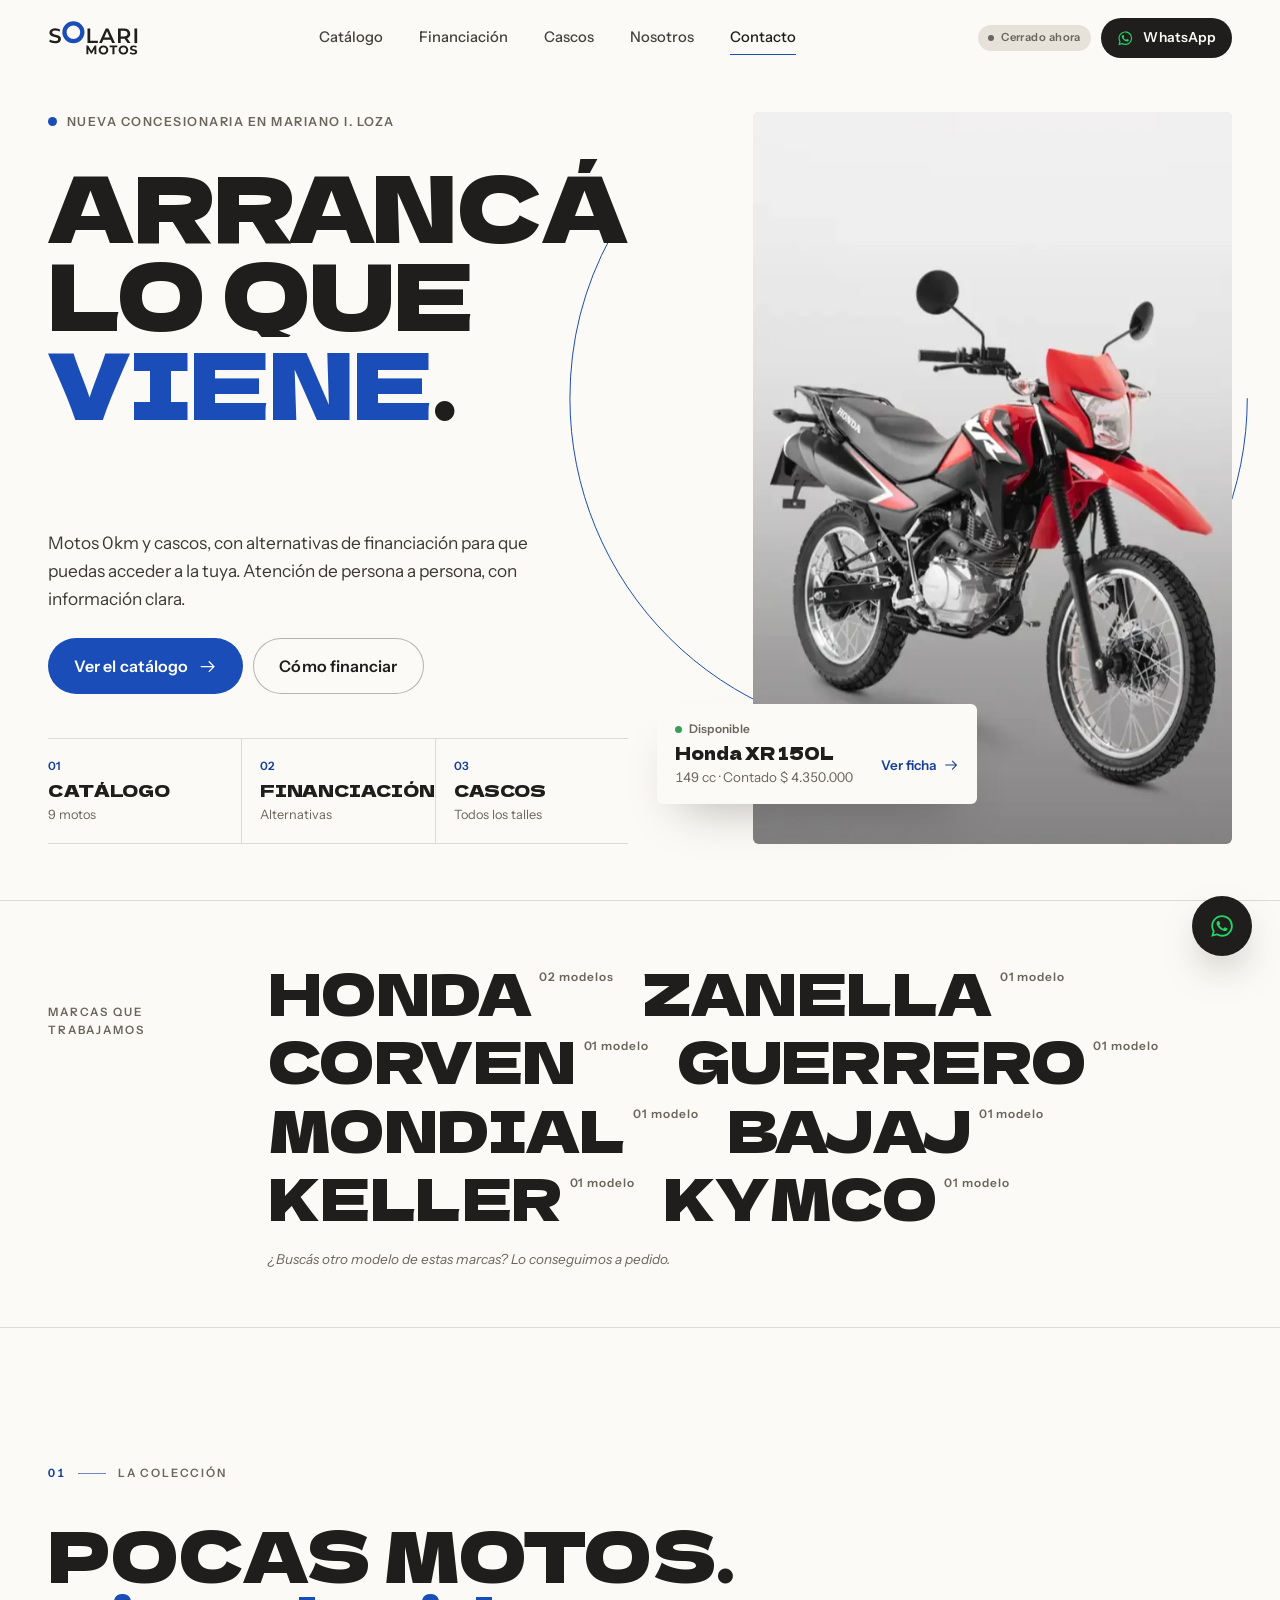
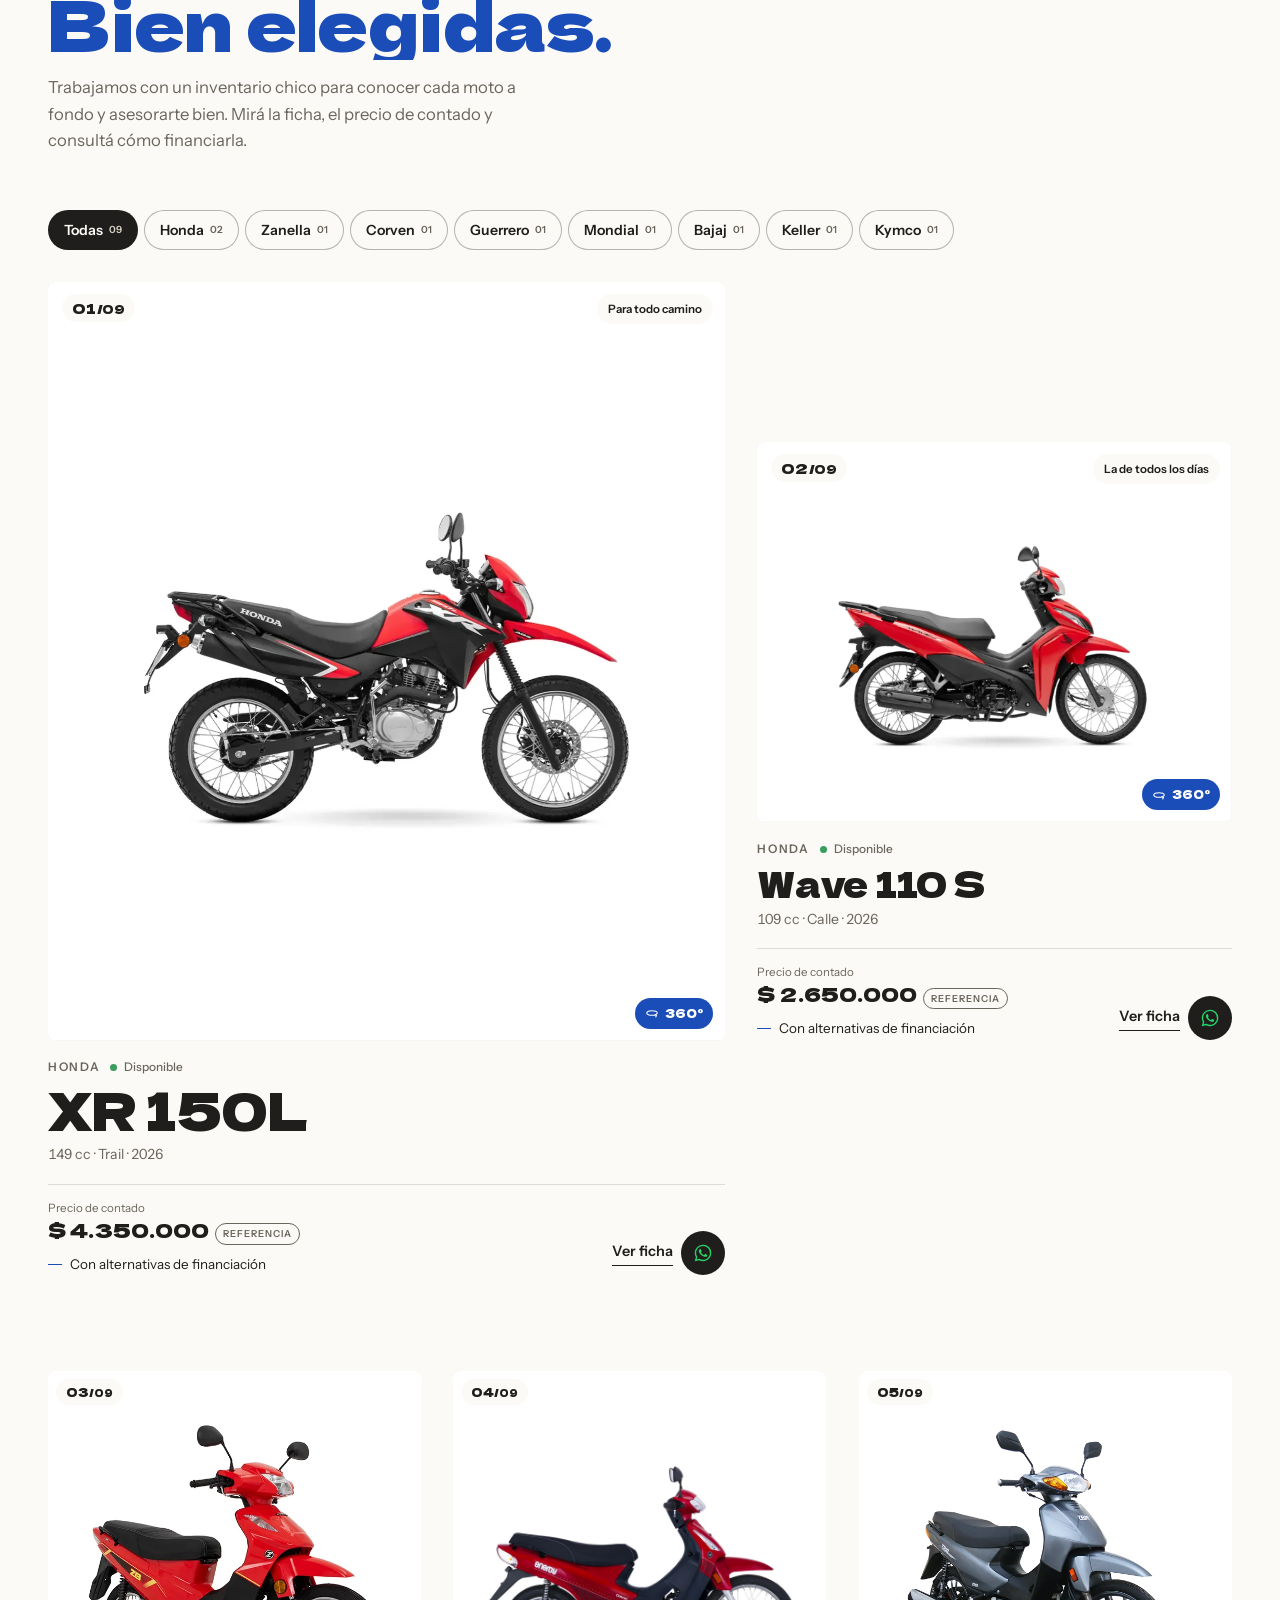
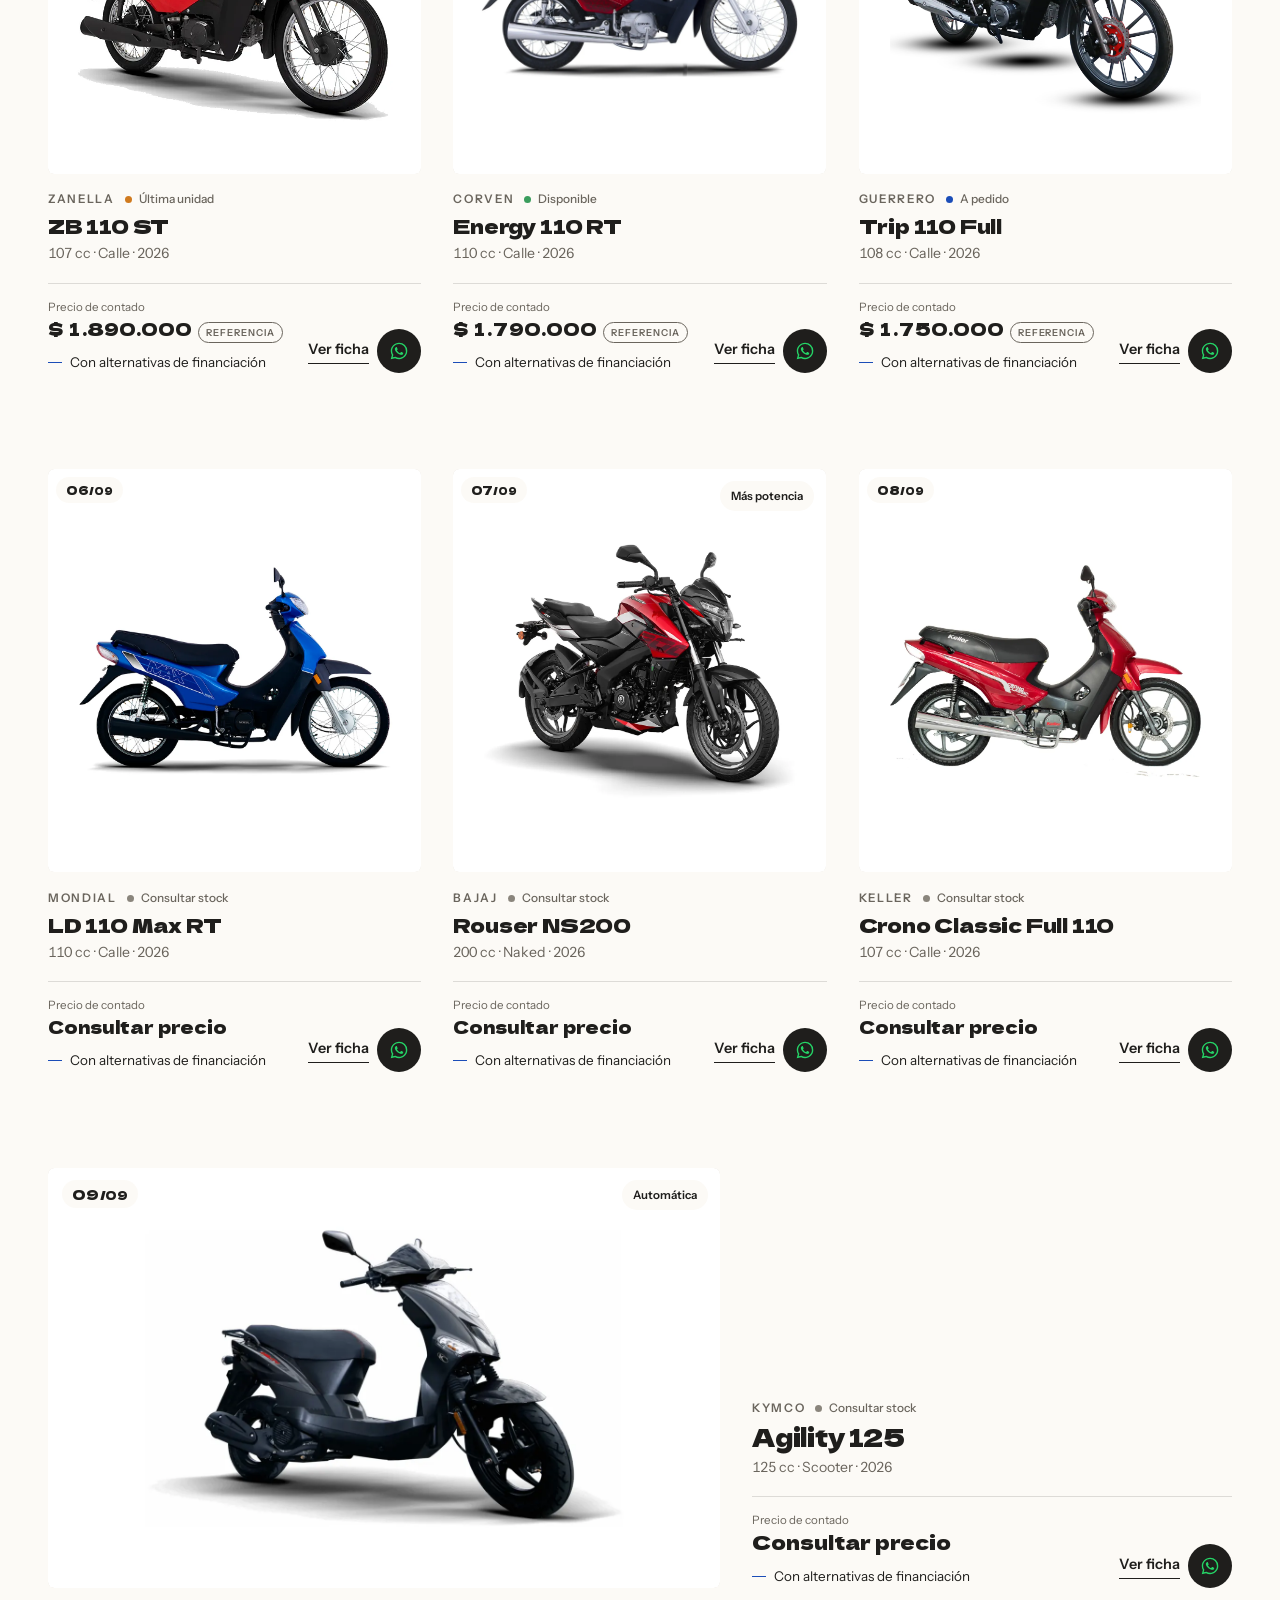
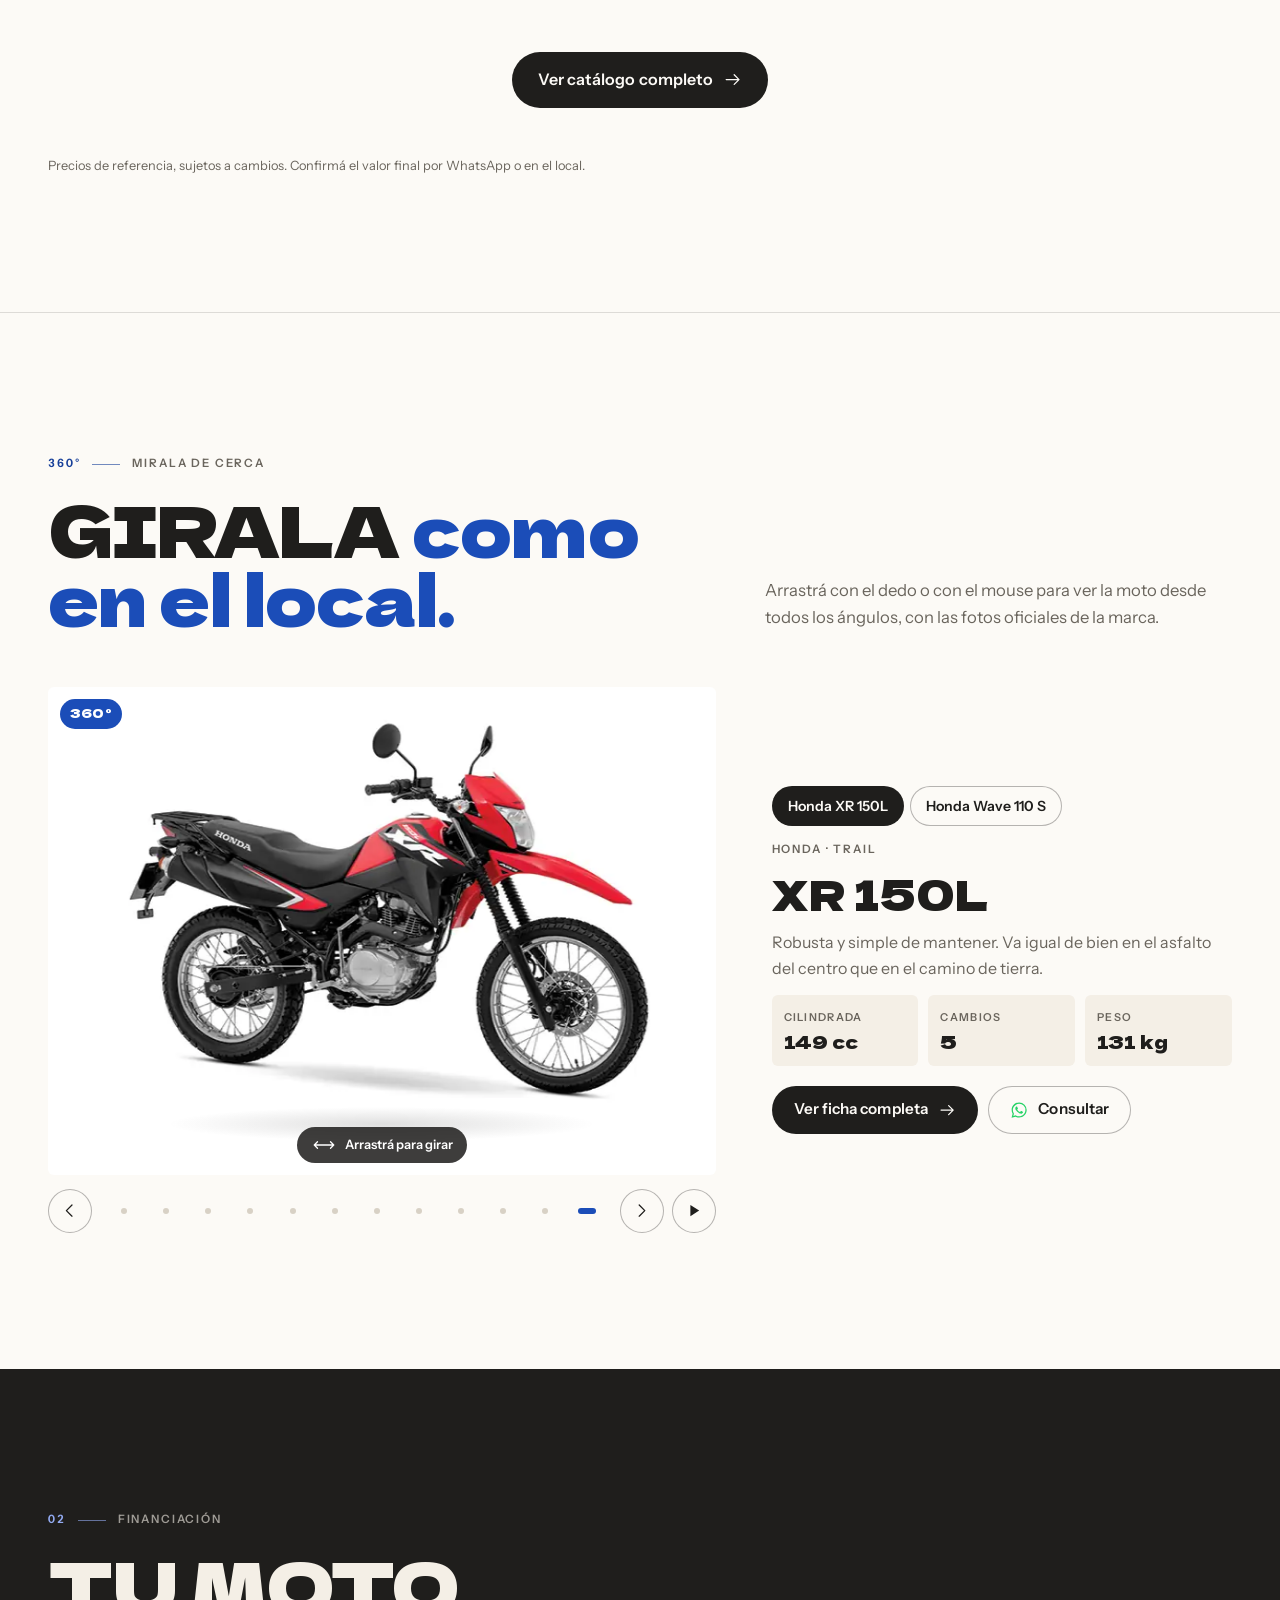
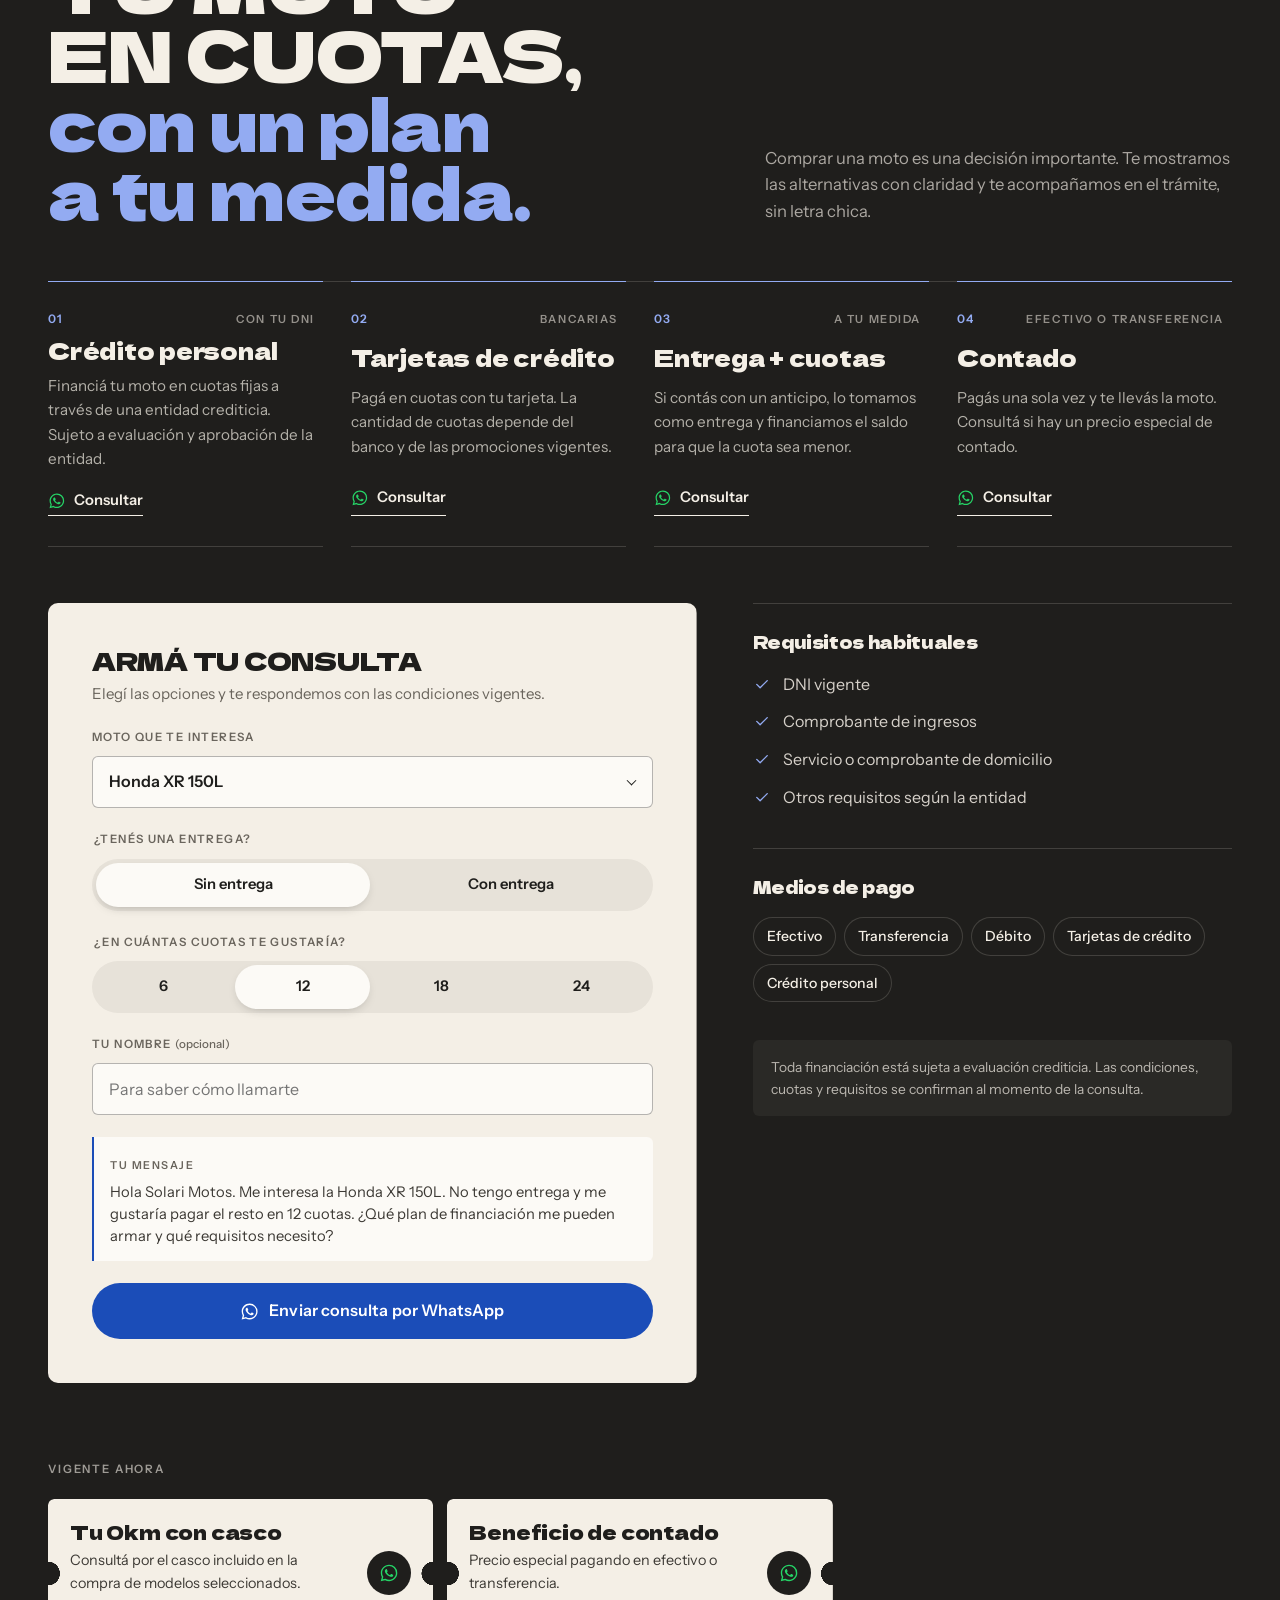
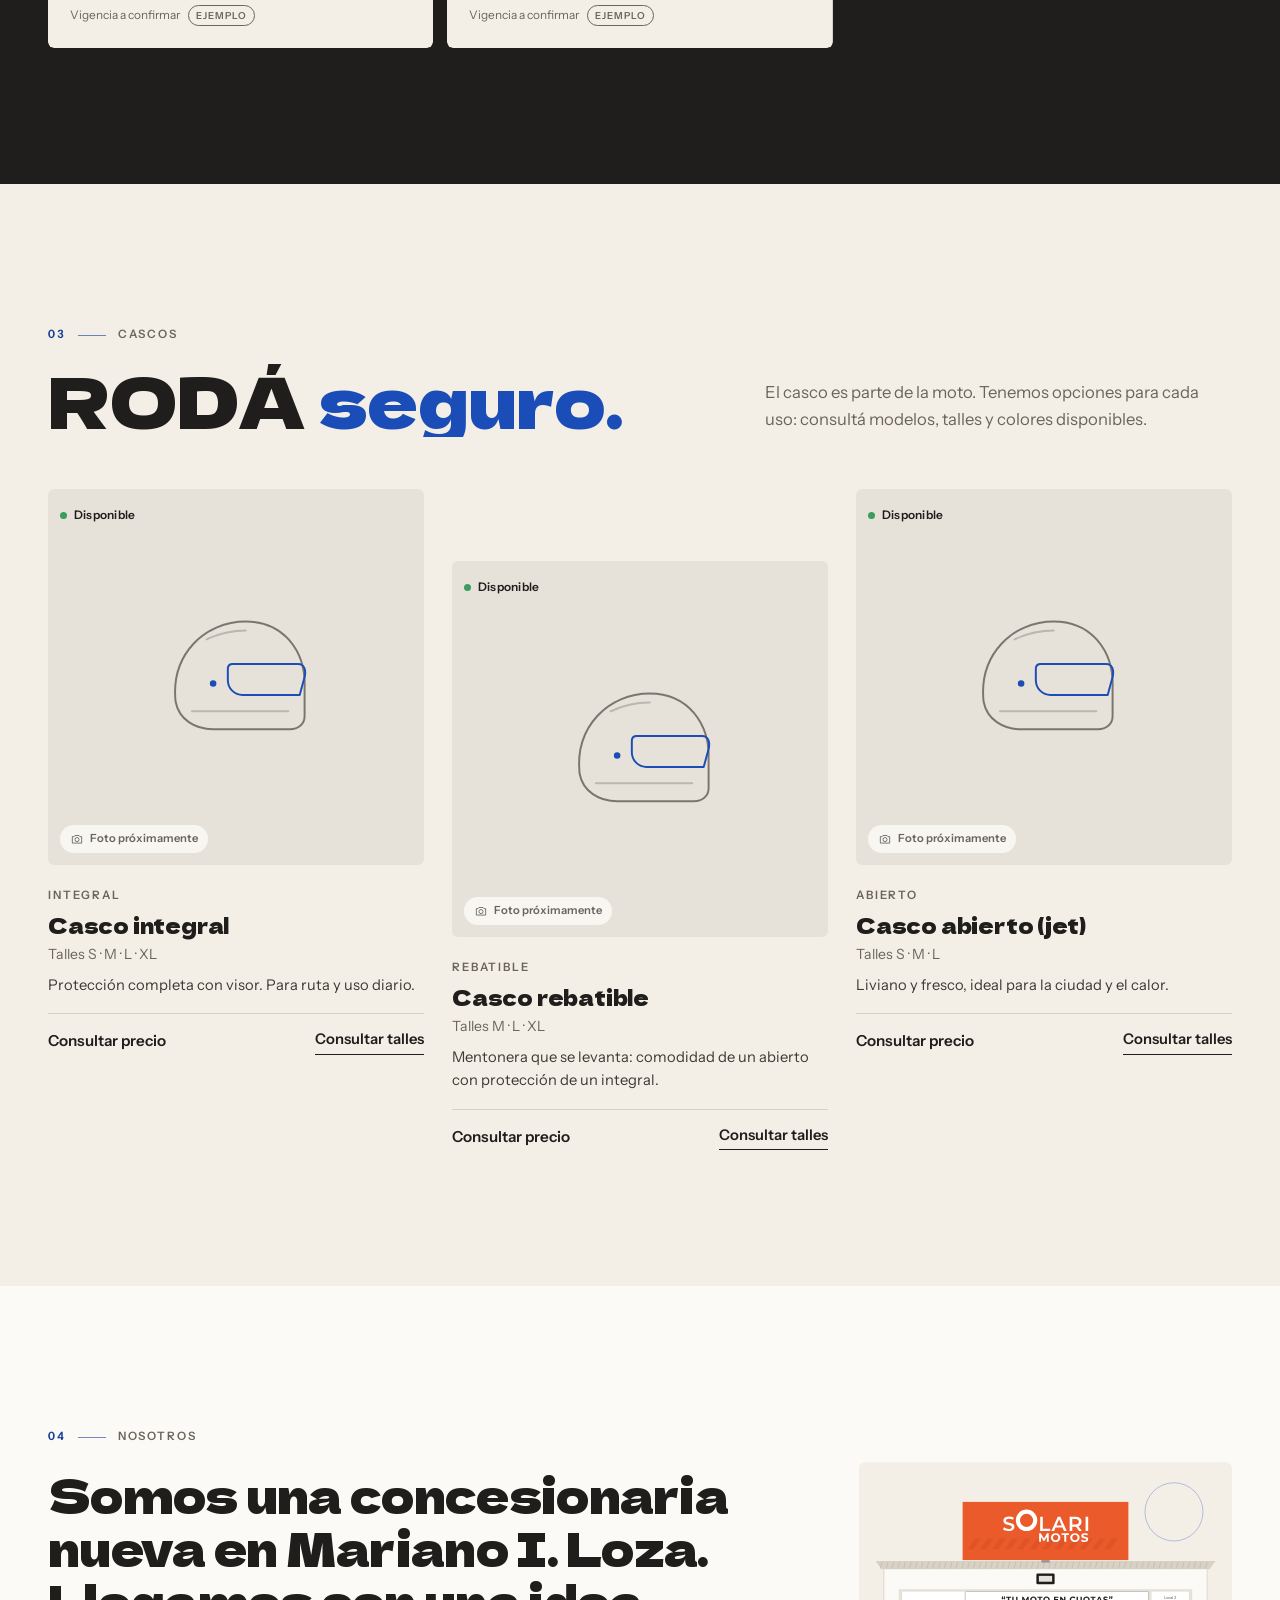
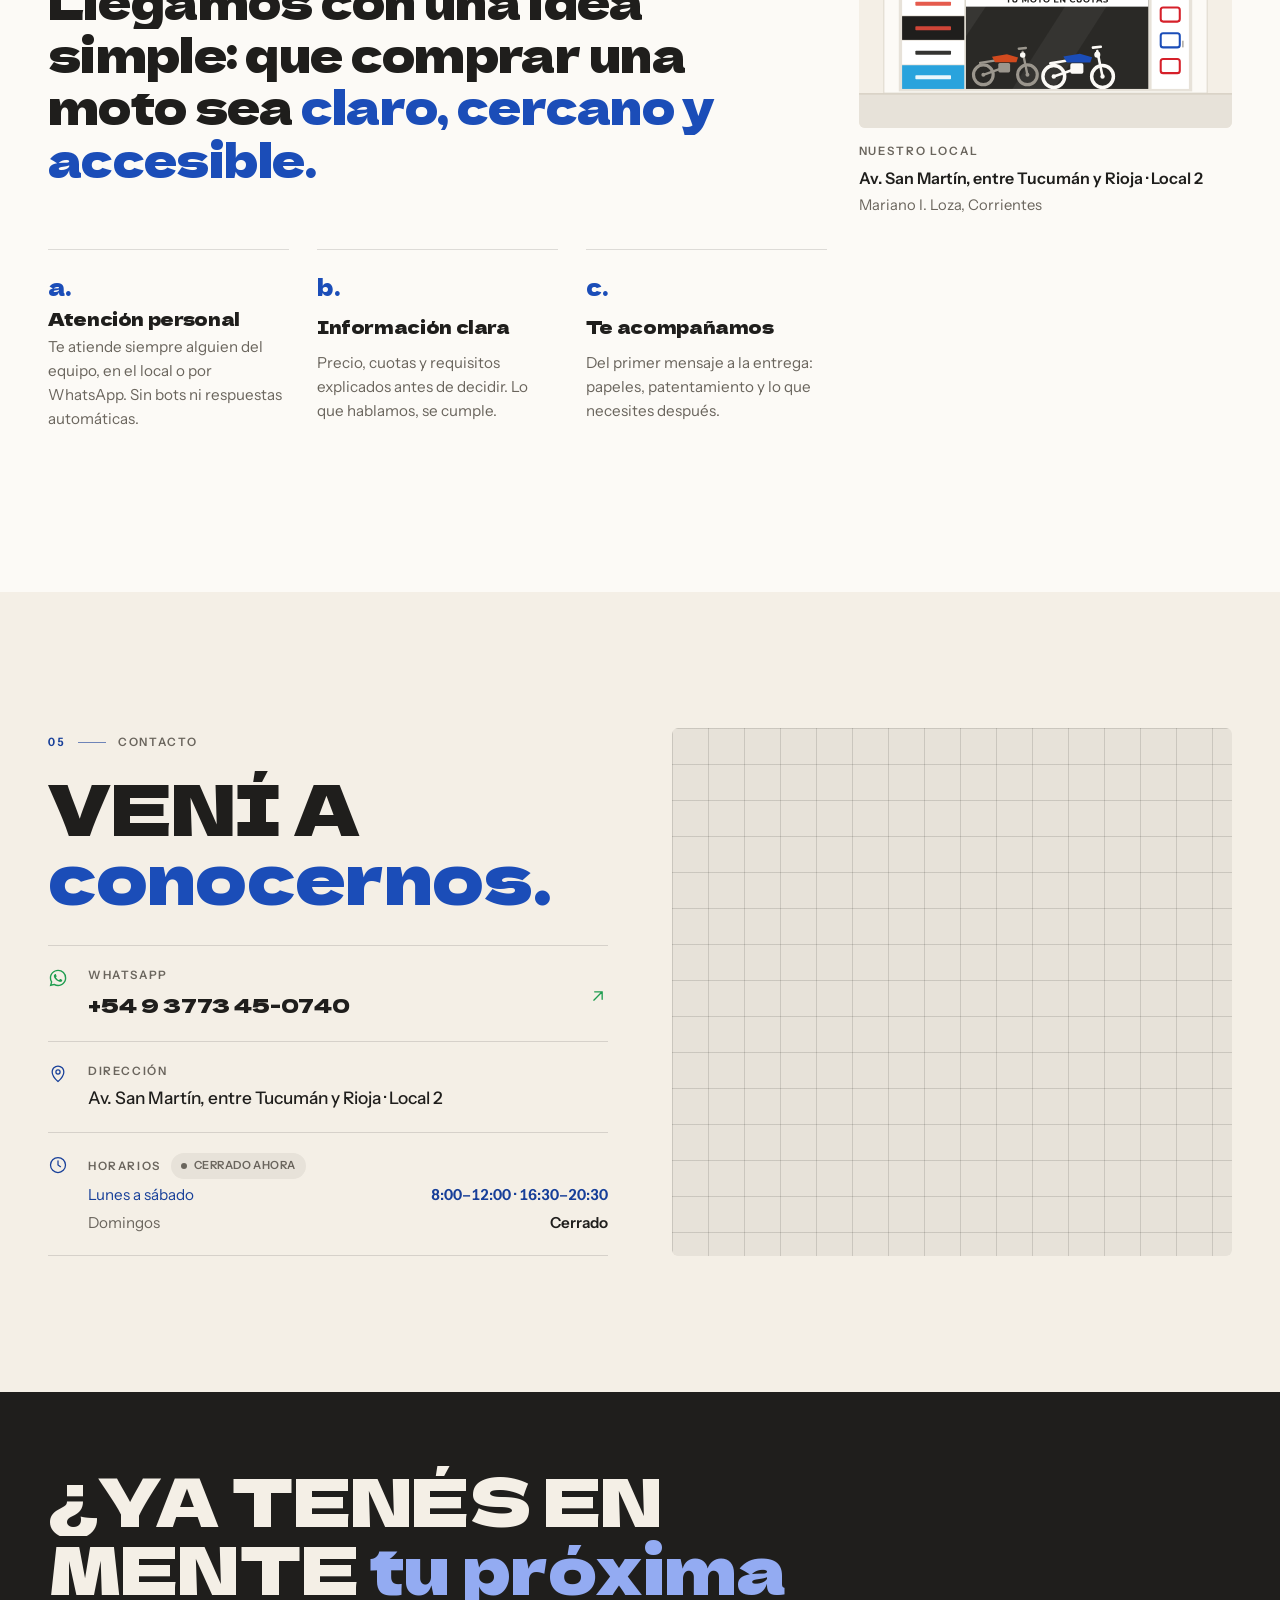
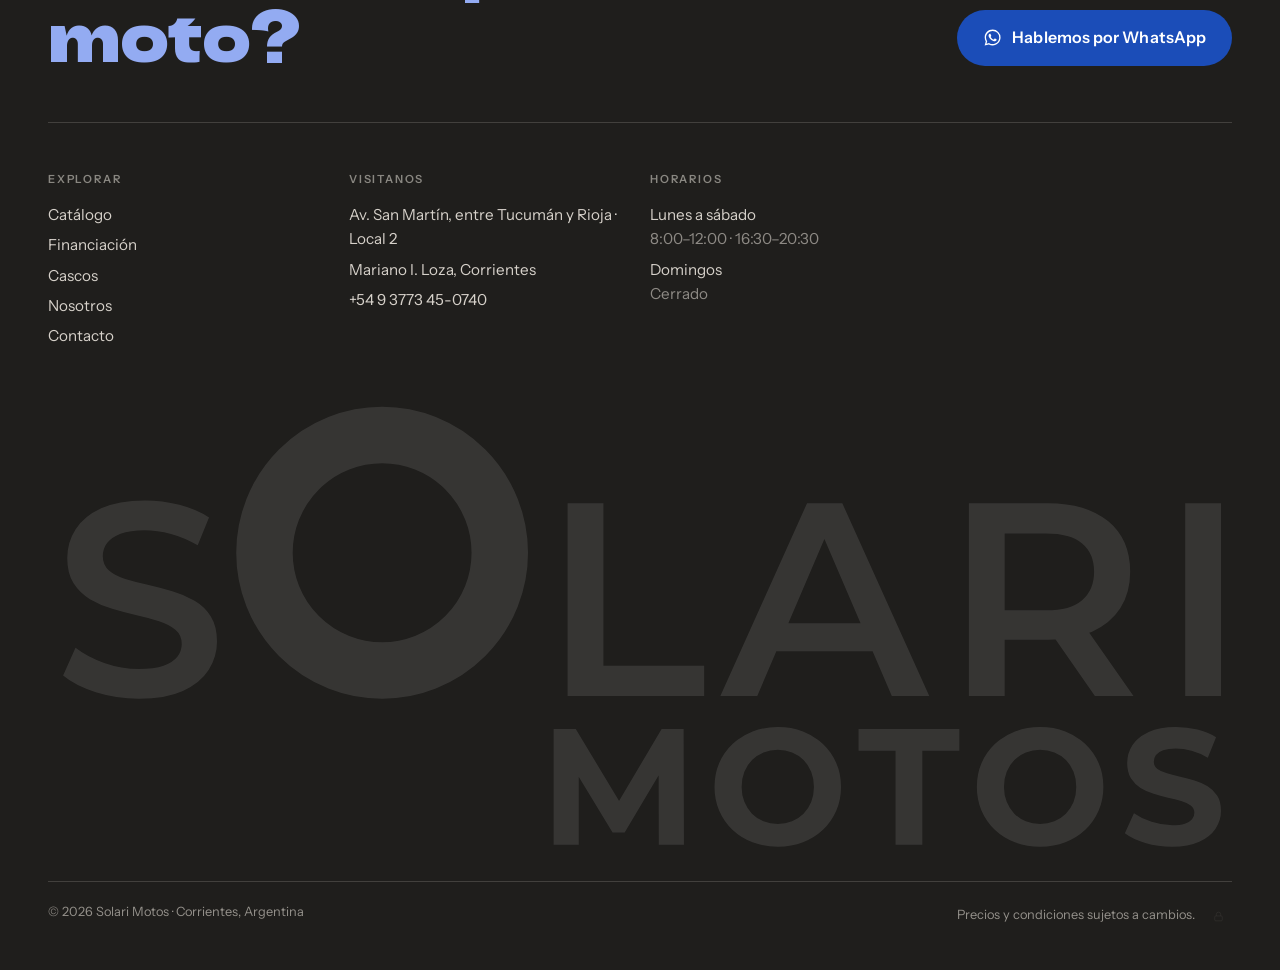
<file: index.html>
<!doctype html>
<html lang="es-AR">
<head>
  <meta charset="utf-8">
  <meta name="viewport" content="width=device-width, initial-scale=1, viewport-fit=cover">
  <title>Solari Motos — Motos 0km, cascos y financiación en Corrientes</title>
  <meta name="description" content="Solari Motos es una nueva concesionaria en Corrientes. Motos 0km Honda, Zanella, Corven y Guerrero, cascos y alternativas de financiación. Consultá por WhatsApp.">
  <meta name="theme-color" content="#fcfaf6">
  <link rel="canonical" href="https://ramiroperichon.github.io/solarimotos/">

  <meta property="og:type" content="website">
  <meta property="og:locale" content="es_AR">
  <meta property="og:title" content="Solari Motos — Arrancá lo que viene">
  <meta property="og:description" content="Motos 0km, cascos y alternativas de financiación. Una nueva concesionaria en Corrientes.">
  <meta name="twitter:card" content="summary_large_image">

  <link rel="icon" href="assets/icons/favicon.svg" type="image/svg+xml">

  <link rel="preconnect" href="https://fscriiqeyobkvujlgmjw.supabase.co" crossorigin>
  <link rel="preconnect" href="https://fonts.googleapis.com">
  <link rel="preconnect" href="https://fonts.gstatic.com" crossorigin>
  <link rel="preconnect" href="https://images.unsplash.com" crossorigin>
  <link href="https://fonts.googleapis.com/css2?family=Dela+Gothic+One&family=Instrument+Sans:wdth,wght@85..100,400..700&display=swap" rel="stylesheet">

  <link rel="stylesheet" href="css/styles.css">
  <link rel="stylesheet" href="css/animations.css">
  <link rel="stylesheet" href="css/responsive.css">

  <script>document.documentElement.classList.add('js');</script>

  <script type="application/ld+json">
  {
    "@context": "https://schema.org",
    "@type": "MotorcycleDealer",
    "name": "Solari Motos",
    "description": "Concesionaria de motos 0km y cascos con alternativas de financiación.",
    "telephone": "+54 9 3773 45-0740",
    "address": { "@type": "PostalAddress", "streetAddress": "Av. San Martín, entre Tucumán y Rioja, Local 2", "addressLocality": "Mariano I. Loza", "addressRegion": "Corrientes", "addressCountry": "AR" },
    "openingHours": ["Mo-Sa 08:00-12:00", "Mo-Sa 16:30-20:30"]
  }
  </script>
</head>
<body data-page="home">
  <div data-slot="header"></div>

  <main id="main">

    <!-- ============ HERO ============ -->
    <section class="hero" id="inicio" aria-labelledby="hero-title">
      <div class="container hero__grid">

        <p class="hero__kicker" data-in style="--d:0">
          <span class="sun-dot" aria-hidden="true"></span>
          <span>Nueva concesionaria en <span data-place-short></span></span>
        </p>

        <h1 class="hero__title" id="hero-title">
          <span class="ln"><span class="ln__in">Arrancá</span></span>
          <span class="ln"><span class="ln__in">lo que</span></span>
          <span class="ln"><span class="ln__in"><em>viene</em><span class="hero__stop">.</span></span></span>
        </h1>

        <figure class="hero__figure" data-hero-figure>
          <div class="hero__photo" data-hero-photo></div>
          <figcaption class="hero__tag" data-in style="--d:6">
            <span class="status" data-hero-status></span>
            <strong class="hero__tag-name" data-hero-name></strong>
            <span class="hero__tag-meta" data-hero-meta></span>
            <a class="hero__tag-link" href="catalogo.html" data-hero-link>
              Ver ficha <svg class="icon" aria-hidden="true"><use href="#i-arrow"/></svg>
            </a>
          </figcaption>
        </figure>

        <svg class="hero__orbit" viewBox="0 0 400 400" aria-hidden="true" data-parallax="-0.06">
          <circle cx="200" cy="200" r="196"/>
        </svg>

        <div class="hero__intro">
          <p class="hero__lead" data-in style="--d:4">
            Motos 0km y cascos, con alternativas de financiación para que puedas
            acceder a la tuya. Atención de persona a persona, con información clara.
          </p>
          <div class="hero__actions" data-in style="--d:5">
            <a class="btn btn--accent btn--lg" href="catalogo.html" data-magnetic>
              <span>Ver el catálogo</span>
              <svg class="icon" aria-hidden="true"><use href="#i-arrow"/></svg>
            </a>
            <a class="btn btn--line btn--lg" href="#financiacion" data-magnetic>
              <span>Cómo financiar</span>
            </a>
          </div>
        </div>

        <ol class="hero__index" data-in style="--d:7" aria-label="Accesos rápidos">
          <li><a href="catalogo.html"><span class="n">01</span><span class="t">Catálogo</span><span class="m" data-count-motos></span></a></li>
          <li><a href="#financiacion"><span class="n">02</span><span class="t">Financiación</span><span class="m">Alternativas</span></a></li>
          <li><a href="#cascos"><span class="n">03</span><span class="t">Cascos</span><span class="m">Todos los talles</span></a></li>
        </ol>

        <p class="hero__side" aria-hidden="true">Solari Motos — <span data-province></span>, Argentina</p>
      </div>
    </section>

    <!-- ============ MARCAS ============ -->
    <section class="brands" aria-labelledby="brands-title">
      <div class="container brands__inner">
        <h2 class="label brands__label" id="brands-title" data-reveal>Marcas que trabajamos</h2>
        <ul class="brands__list" data-brands></ul>
        <p class="brands__more" data-reveal style="--i:3">¿Buscás otro modelo de estas marcas? Lo conseguimos a pedido.</p>
      </div>
    </section>

    <!-- ============ COLECCIÓN ============ -->
    <section class="section collection" id="coleccion" aria-labelledby="coleccion-title">
      <div class="container">
        <header class="head">
          <p class="label" data-reveal><span class="label__n">01</span> La colección</p>
          <h2 class="title" id="coleccion-title" data-split>Pocas motos. <em>Bien elegidas.</em></h2>
          <p class="head__intro" data-reveal style="--i:2">
            Trabajamos con un inventario chico para conocer cada moto a fondo y
            asesorarte bien. Mirá la ficha, el precio de contado y consultá cómo financiarla.
          </p>
        </header>

        <div class="chips-filter" role="group" aria-label="Filtrar por marca" data-filter data-reveal></div>

        <div class="collection__grid" data-collection aria-live="polite"></div>

        <div class="collection__more" data-reveal>
          <a class="btn btn--dark btn--lg" href="catalogo.html" data-magnetic>
            <span>Ver catálogo completo</span>
            <svg class="icon" aria-hidden="true"><use href="#i-arrow"/></svg>
          </a>
        </div>

        <p class="collection__note" data-demo-note hidden>
          Precios de referencia, sujetos a cambios. Confirmá el valor final por WhatsApp o en el local.
        </p>
      </div>
    </section>

    <!-- ============ VISTA 360° ============ -->
    <section class="section spin-section" id="vista-360" aria-labelledby="spin-title" data-spin-section hidden>
      <div class="container">
        <header class="head head--split">
          <div>
            <p class="label" data-reveal><span class="label__n">360°</span> Mirala de cerca</p>
            <h2 class="title" id="spin-title" data-split>Girala <em>como en el local.</em></h2>
          </div>
          <p class="head__intro" data-reveal style="--i:2">
            Arrastrá con el dedo o con el mouse para ver la moto desde todos los ángulos,
            con las fotos oficiales de la marca.
          </p>
        </header>
        <div class="spin__grid">
          <div class="spin__viewer" data-spin-viewer></div>
          <div class="spin__info" data-spin-info aria-live="polite"></div>
        </div>
      </div>
    </section>

    <!-- ============ FINANCIACIÓN ============ -->
    <section class="section finance" id="financiacion" aria-labelledby="finance-title">
      <div class="container">
        <header class="head head--split">
          <div>
            <p class="label" data-reveal><span class="label__n">02</span> Financiación</p>
            <h2 class="title" id="finance-title" data-split>Tu moto en cuotas, <em>con un plan a tu medida.</em></h2>
          </div>
          <p class="head__intro" data-reveal style="--i:2">
            Comprar una moto es una decisión importante. Te mostramos las alternativas
            con claridad y te acompañamos en el trámite, sin letra chica.
          </p>
        </header>

        <ol class="ways" data-ways></ol>

        <div class="finance__grid">
          <!-- Armá tu consulta -->
          <form class="builder" data-builder data-reveal="photo" aria-labelledby="builder-title" onsubmit="return false">
            <div class="builder__head">
              <h3 id="builder-title">Armá tu consulta</h3>
              <p>Elegí las opciones y te respondemos con las condiciones vigentes.</p>
            </div>

            <div class="field">
              <label for="b-moto">Moto que te interesa</label>
              <div class="select"><select id="b-moto" data-b-moto></select></div>
            </div>

            <fieldset class="field">
              <legend>¿Tenés una entrega?</legend>
              <div class="segmented" data-b-entrega></div>
            </fieldset>

            <div class="field field--amount" data-b-amount-wrap hidden>
              <label for="b-amount">¿Cuánto querés entregar?</label>
              <div class="money">
                <span class="money__sign" aria-hidden="true">$</span>
                <input id="b-amount" type="text" inputmode="numeric" autocomplete="off" placeholder="0" data-b-amount aria-describedby="b-amount-hint">
              </div>
              <div class="money__quick" data-b-quick></div>
              <p class="field__hint" id="b-amount-hint" data-b-amount-hint></p>
            </div>

            <fieldset class="field">
              <legend>¿En cuántas cuotas te gustaría?</legend>
              <div class="segmented segmented--wrap" data-b-cuotas></div>
            </fieldset>

            <div class="field">
              <label for="b-name">Tu nombre <span class="field__opt">(opcional)</span></label>
              <input class="input" id="b-name" type="text" autocomplete="given-name" placeholder="Para saber cómo llamarte" data-b-name>
            </div>

            <div class="builder__estimate" data-b-estimate hidden></div>

            <div class="builder__preview">
              <span class="builder__preview-label">Tu mensaje</span>
              <p data-b-preview></p>
            </div>

            <a class="btn btn--accent btn--block btn--lg" href="#" data-b-send target="_blank" rel="noopener">
              <svg class="icon" aria-hidden="true"><use href="#i-wa"/></svg>
              <span>Enviar consulta por WhatsApp</span>
            </a>
          </form>

          <div class="finance__aside">
            <div class="panel" data-reveal>
              <h3 class="panel__title">Requisitos habituales</h3>
              <ul class="checks" data-requisitos></ul>
            </div>
            <div class="panel" data-reveal style="--i:1">
              <h3 class="panel__title">Medios de pago</h3>
              <ul class="pills" data-medios></ul>
            </div>
            <p class="finance__notice" data-finance-notice data-reveal style="--i:2"></p>
          </div>
        </div>

        <div class="promos" data-promos-wrap hidden>
          <h3 class="label promos__label" data-reveal>Vigente ahora</h3>
          <div class="promos__list" data-promos></div>
        </div>
      </div>
    </section>

    <!-- ============ CASCOS ============ -->
    <section class="section helmets" id="cascos" aria-labelledby="cascos-title">
      <div class="container">
        <header class="head head--split">
          <div>
            <p class="label" data-reveal><span class="label__n">03</span> Cascos</p>
            <h2 class="title" id="cascos-title" data-split>Rodá <em>seguro.</em></h2>
          </div>
          <p class="head__intro" data-reveal style="--i:2">
            El casco es parte de la moto. Tenemos opciones para cada uso:
            consultá modelos, talles y colores disponibles.
          </p>
        </header>
        <div class="helmets__rail" data-helmets></div>
      </div>
    </section>

    <!-- ============ NOSOTROS ============ -->
    <section class="section about" id="nosotros" aria-labelledby="about-title">
      <div class="container about__grid">
        <div class="about__text">
          <p class="label" data-reveal><span class="label__n">04</span> Nosotros</p>
          <h2 class="about__statement" id="about-title" data-split>
            Somos una concesionaria nueva en <span data-place-short></span>. Llegamos con una idea simple:
            que comprar una moto sea <em>claro, cercano y accesible.</em>
          </h2>
        </div>

        <figure class="storefront about__slot" data-reveal="photo">
          <img src="assets/images/fachada-solari.svg" alt="Ilustración de la fachada de Solari Motos, con el cartel y la vidriera" width="900" height="640" loading="lazy">
          <figcaption>
            <span class="label">Nuestro local</span>
            <strong data-address></strong>
            <span data-place></span>
          </figcaption>
        </figure>

        <ol class="values">
          <li data-reveal>
            <span class="values__n">a.</span>
            <h3>Atención personal</h3>
            <p>Te atiende siempre alguien del equipo, en el local o por WhatsApp. Sin bots ni respuestas automáticas.</p>
          </li>
          <li data-reveal style="--i:1">
            <span class="values__n">b.</span>
            <h3>Información clara</h3>
            <p>Precio, cuotas y requisitos explicados antes de decidir. Lo que hablamos, se cumple.</p>
          </li>
          <li data-reveal style="--i:2">
            <span class="values__n">c.</span>
            <h3>Te acompañamos</h3>
            <p>Del primer mensaje a la entrega: papeles, patentamiento y lo que necesites después.</p>
          </li>
        </ol>
      </div>
    </section>

    <!-- ============ CONTACTO ============ -->
    <section class="section contact" id="contacto" aria-labelledby="contact-title">
      <div class="container contact__grid">
        <div class="contact__info">
          <p class="label" data-reveal><span class="label__n">05</span> Contacto</p>
          <h2 class="title" id="contact-title" data-split>Vení a <em>conocernos.</em></h2>

          <ul class="contact__list">
            <li data-reveal>
              <a class="contact__row contact__row--wa" href="#" data-wa target="_blank" rel="noopener">
                <svg class="icon" aria-hidden="true"><use href="#i-wa"/></svg>
                <span class="contact__k">WhatsApp</span>
                <span class="contact__v" data-wa-visible></span>
                <svg class="icon contact__go" aria-hidden="true"><use href="#i-arrow-ur"/></svg>
              </a>
            </li>
            <li data-reveal style="--i:1">
              <div class="contact__row">
                <svg class="icon" aria-hidden="true"><use href="#i-pin"/></svg>
                <span class="contact__k">Dirección</span>
                <span class="contact__v" data-address></span>
              </div>
            </li>
            <li data-reveal style="--i:2">
              <div class="contact__row contact__row--hours">
                <svg class="icon" aria-hidden="true"><use href="#i-clock"/></svg>
                <span class="contact__k">Horarios <span class="open-chip" data-open-status hidden></span></span>
                <dl class="hours" data-hours></dl>
              </div>
            </li>
            <li data-reveal style="--i:3">
              <div class="contact__row">
                <svg class="icon" aria-hidden="true"><use href="#i-phone"/></svg>
                <span class="contact__k">Teléfono</span>
                <span class="contact__v contact__social">
                  <a href="#" data-phone data-phone-text></a>
                  <a href="#" data-social="instagram" target="_blank" rel="noopener" aria-label="Instagram"><svg class="icon" aria-hidden="true"><use href="#i-ig"/></svg></a>
                  <a href="#" data-social="facebook" target="_blank" rel="noopener" aria-label="Facebook"><svg class="icon" aria-hidden="true"><use href="#i-fb"/></svg></a>
                </span>
              </div>
            </li>
          </ul>
        </div>

        <div class="map" data-reveal="photo">
          <div class="map__frame" data-map>
            <button class="map__load" type="button" data-map-load>
              <span class="map__pin" aria-hidden="true"><svg class="icon"><use href="#i-pin"/></svg></span>
              <span>Ver mapa</span>
            </button>
          </div>
        </div>
      </div>
    </section>
  </main>

  <div data-slot="footer"></div>

  <script src="js/config-supabase.js" defer></script>
  <script src="js/data.js" defer></script>
  <script src="js/common.js" defer></script>
  <script src="js/visor360.js" defer></script>
  <script src="js/main.js" defer></script>
</body>
</html>
</file>
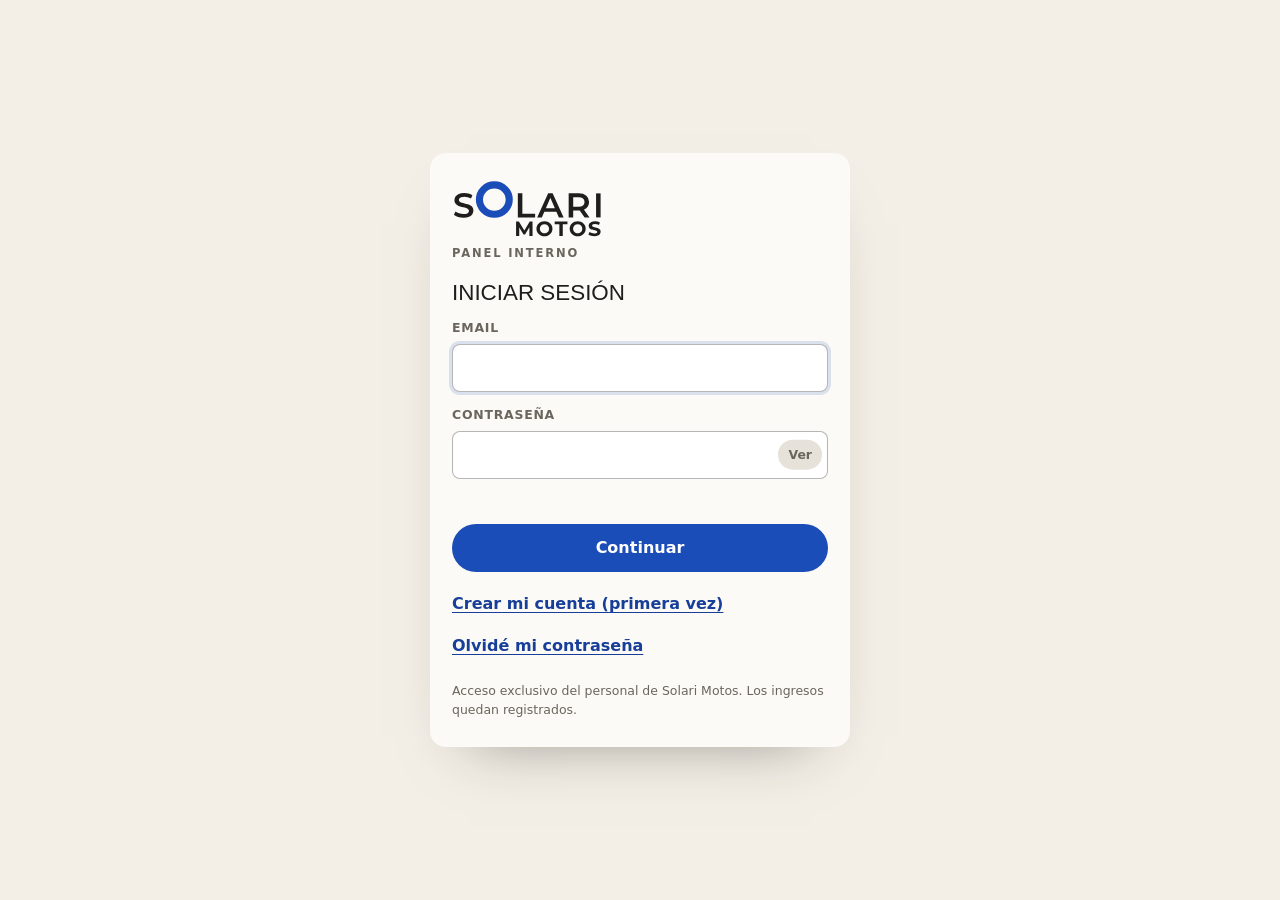
<file: admin/index.html>
<!doctype html>
<html lang="es-AR">
<head>
  <meta charset="utf-8">
  <meta name="viewport" content="width=device-width, initial-scale=1, viewport-fit=cover">
  <meta name="robots" content="noindex, nofollow, noarchive">
  <meta name="referrer" content="no-referrer">
  <meta http-equiv="Content-Security-Policy" content="default-src 'self'; script-src 'self'; style-src 'self' https://fonts.googleapis.com; font-src https://fonts.gstatic.com; img-src 'self' data: blob: https://fscriiqeyobkvujlgmjw.supabase.co https://ramiroperichon.github.io https://www.solarimotos.com.ar; connect-src 'self' https://fscriiqeyobkvujlgmjw.supabase.co wss://fscriiqeyobkvujlgmjw.supabase.co; base-uri 'none'; form-action 'self'; object-src 'none'">
  <title>Panel · Solari Motos</title>
  <link rel="icon" href="favicon.svg" type="image/svg+xml">
  <link rel="preconnect" href="https://fscriiqeyobkvujlgmjw.supabase.co" crossorigin>
  <link href="https://fonts.googleapis.com/css2?family=Dela+Gothic+One&family=Instrument+Sans:wght@400;500;600;700&display=swap" rel="stylesheet">
  <link rel="stylesheet" href="admin.css">
</head>
<body>
  <noscript><p class="noscript">El panel necesita JavaScript activado.</p></noscript>

  <!-- ===== Acceso ===== -->
  <main class="auth" data-view="auth" hidden>
    <div class="auth__card">
      <img class="auth__logo" src="logo.svg" alt="Solari Motos" width="180" height="69">
      <p class="auth__tag">Panel interno</p>

      <!-- Paso 1: email y contraseña -->
      <form class="form" data-step="login" novalidate>
        <h1>Iniciar sesión</h1>
        <label>Email
          <input type="email" name="email" autocomplete="username" required maxlength="120">
        </label>
        <label>Contraseña
          <span class="pass">
            <input type="password" name="password" autocomplete="current-password" required minlength="12" maxlength="128">
            <button type="button" class="pass__toggle" data-toggle-pass aria-label="Mostrar contraseña">Ver</button>
          </span>
        </label>
        <p class="msg" data-msg role="alert"></p>
        <button class="btn btn--primary" type="submit">Continuar</button>
        <div class="auth__links">
          <button type="button" class="link" data-go="signup">Crear mi cuenta (primera vez)</button>
          <button type="button" class="link" data-go="forgot">Olvidé mi contraseña</button>
        </div>
      </form>

      <!-- Alta de cuenta (solo emails autorizados en la base) -->
      <form class="form" data-step="signup" novalidate hidden>
        <h1>Crear cuenta</h1>
        <p class="hint">Solo funciona con un email autorizado por el dueño. Te vamos a enviar un link para confirmarlo.</p>
        <label>Email
          <input type="email" name="email" autocomplete="username" required maxlength="120">
        </label>
        <label>Contraseña nueva
          <span class="pass">
            <input type="password" name="password" autocomplete="new-password" required minlength="12" maxlength="128" data-strength-input>
            <button type="button" class="pass__toggle" data-toggle-pass aria-label="Mostrar contraseña">Ver</button>
          </span>
        </label>
        <div class="strength" data-strength><span></span></div>
        <ul class="rules" data-rules>
          <li data-rule="len">12 caracteres o más</li>
          <li data-rule="upper">Una mayúscula</li>
          <li data-rule="lower">Una minúscula</li>
          <li data-rule="digit">Un número</li>
          <li data-rule="symbol">Un símbolo</li>
        </ul>
        <label>Repetir contraseña
          <input type="password" name="password2" autocomplete="new-password" required maxlength="128">
        </label>
        <p class="msg" data-msg role="alert"></p>
        <button class="btn btn--primary" type="submit">Crear cuenta</button>
        <button type="button" class="link" data-go="login">Volver</button>
      </form>

      <!-- Recuperar contraseña -->
      <form class="form" data-step="forgot" novalidate hidden>
        <h1>Recuperar acceso</h1>
        <p class="hint">Te enviamos un link para crear una contraseña nueva. Abrilo en este mismo navegador.</p>
        <label>Email
          <input type="email" name="email" autocomplete="username" required maxlength="120">
        </label>
        <p class="msg" data-msg role="alert"></p>
        <button class="btn btn--primary" type="submit">Enviar link</button>
        <button type="button" class="link" data-go="login">Volver</button>
      </form>

      <!-- Contraseña nueva (después del link de recuperación) -->
      <form class="form" data-step="newpass" novalidate hidden>
        <h1>Contraseña nueva</h1>
        <label>Contraseña nueva
          <span class="pass">
            <input type="password" name="password" autocomplete="new-password" required minlength="12" maxlength="128" data-strength-input>
            <button type="button" class="pass__toggle" data-toggle-pass aria-label="Mostrar contraseña">Ver</button>
          </span>
        </label>
        <div class="strength" data-strength><span></span></div>
        <label>Repetir contraseña
          <input type="password" name="password2" autocomplete="new-password" required maxlength="128">
        </label>
        <p class="msg" data-msg role="alert"></p>
        <button class="btn btn--primary" type="submit">Guardar contraseña</button>
      </form>

      <!-- Paso 2a: vincular app autenticadora (primera vez) -->
      <form class="form" data-step="enroll" novalidate hidden>
        <h1>Activá el doble factor</h1>
        <p class="hint">Es obligatorio. Escaneá el código con Google Authenticator, Microsoft Authenticator o Authy y escribí el número de 6 dígitos.</p>
        <div class="qr"><img data-qr alt="Código QR para la app autenticadora" width="200" height="200"></div>
        <details class="secret">
          <summary>No puedo escanear el código</summary>
          <p>Cargá esta clave a mano en la app: <code data-secret></code></p>
        </details>
        <label>Código de 6 dígitos
          <input name="code" inputmode="numeric" autocomplete="one-time-code" pattern="[0-9]{6}" maxlength="6" required class="otp">
        </label>
        <p class="msg" data-msg role="alert"></p>
        <button class="btn btn--primary" type="submit">Verificar y activar</button>
        <button type="button" class="link" data-logout>Cancelar y salir</button>
      </form>

      <!-- Paso 2b: código del autenticador -->
      <form class="form" data-step="mfa" novalidate hidden>
        <h1>Verificación</h1>
        <p class="hint">Escribí el código de 6 dígitos de tu app autenticadora.</p>
        <label>Código
          <input name="code" inputmode="numeric" autocomplete="one-time-code" pattern="[0-9]{6}" maxlength="6" required class="otp">
        </label>
        <p class="msg" data-msg role="alert"></p>
        <button class="btn btn--primary" type="submit">Entrar</button>
        <button type="button" class="link" data-logout>Salir</button>
      </form>

      <p class="auth__foot">Acceso exclusivo del personal de Solari Motos. Los ingresos quedan registrados.</p>
    </div>
  </main>

  <!-- ===== Panel ===== -->
  <div class="app" data-view="app" hidden>
    <header class="bar">
      <img class="bar__logo" src="logo.svg" alt="Solari Motos" width="120" height="46">
      <nav class="tabs" aria-label="Secciones">
        <button type="button" data-tab="clientes" aria-current="page">Clientes</button>
        <button type="button" data-tab="motos">Motos</button>
        <button type="button" data-tab="cascos">Cascos</button>
        <button type="button" data-tab="promos">Promociones</button>
        <button type="button" data-tab="sitio">Datos del local</button>
        <button type="button" data-tab="actividad">Actividad</button>
      </nav>
      <div class="bar__end">
        <a class="link" data-site-link target="_blank" rel="noopener">Ver web</a>
        <span class="bar__user" data-user></span>
        <button type="button" class="btn btn--ghost btn--sm" data-logout>Salir</button>
      </div>
    </header>
    <main class="content" data-content aria-live="polite"></main>
  </div>

  <!-- Editor lateral -->
  <div class="drawer" data-drawer hidden>
    <div class="drawer__backdrop" data-close></div>
    <section class="drawer__panel" tabindex="-1" role="dialog" aria-modal="true" aria-labelledby="drawer-title">
      <header class="drawer__head">
        <h2 id="drawer-title" data-drawer-title></h2>
        <button type="button" class="icon-btn" data-close aria-label="Cerrar">✕</button>
      </header>
      <div class="drawer__body" data-drawer-body></div>
      <footer class="drawer__foot" data-drawer-foot></footer>
    </section>
  </div>

  <div class="toast" data-toast role="status" aria-live="polite"></div>
  <div class="loading" data-loading><span></span></div>

  <script src="vendor/supabase.js" integrity="sha384-TcHRA3zBbn+Lexh5n+Oil4guNPOS3rjNDpGRAN46u/s/mB2IZ50ceC6TYDU2yvgK"></script>
  <script src="config.js"></script>
  <script src="vendor/jspdf.umd.min.js" integrity="sha384-KmfSJMHcZq0mz5YGkYCyFakOh3NL22otHZaBSf7Ue97TzoOBe2YGmaiGaYHqe5aU"></script>
  <script src="recibo.js"></script>
  <script src="clientes.js"></script>
  <script src="admin.js"></script>
</body>
</html>
</file>
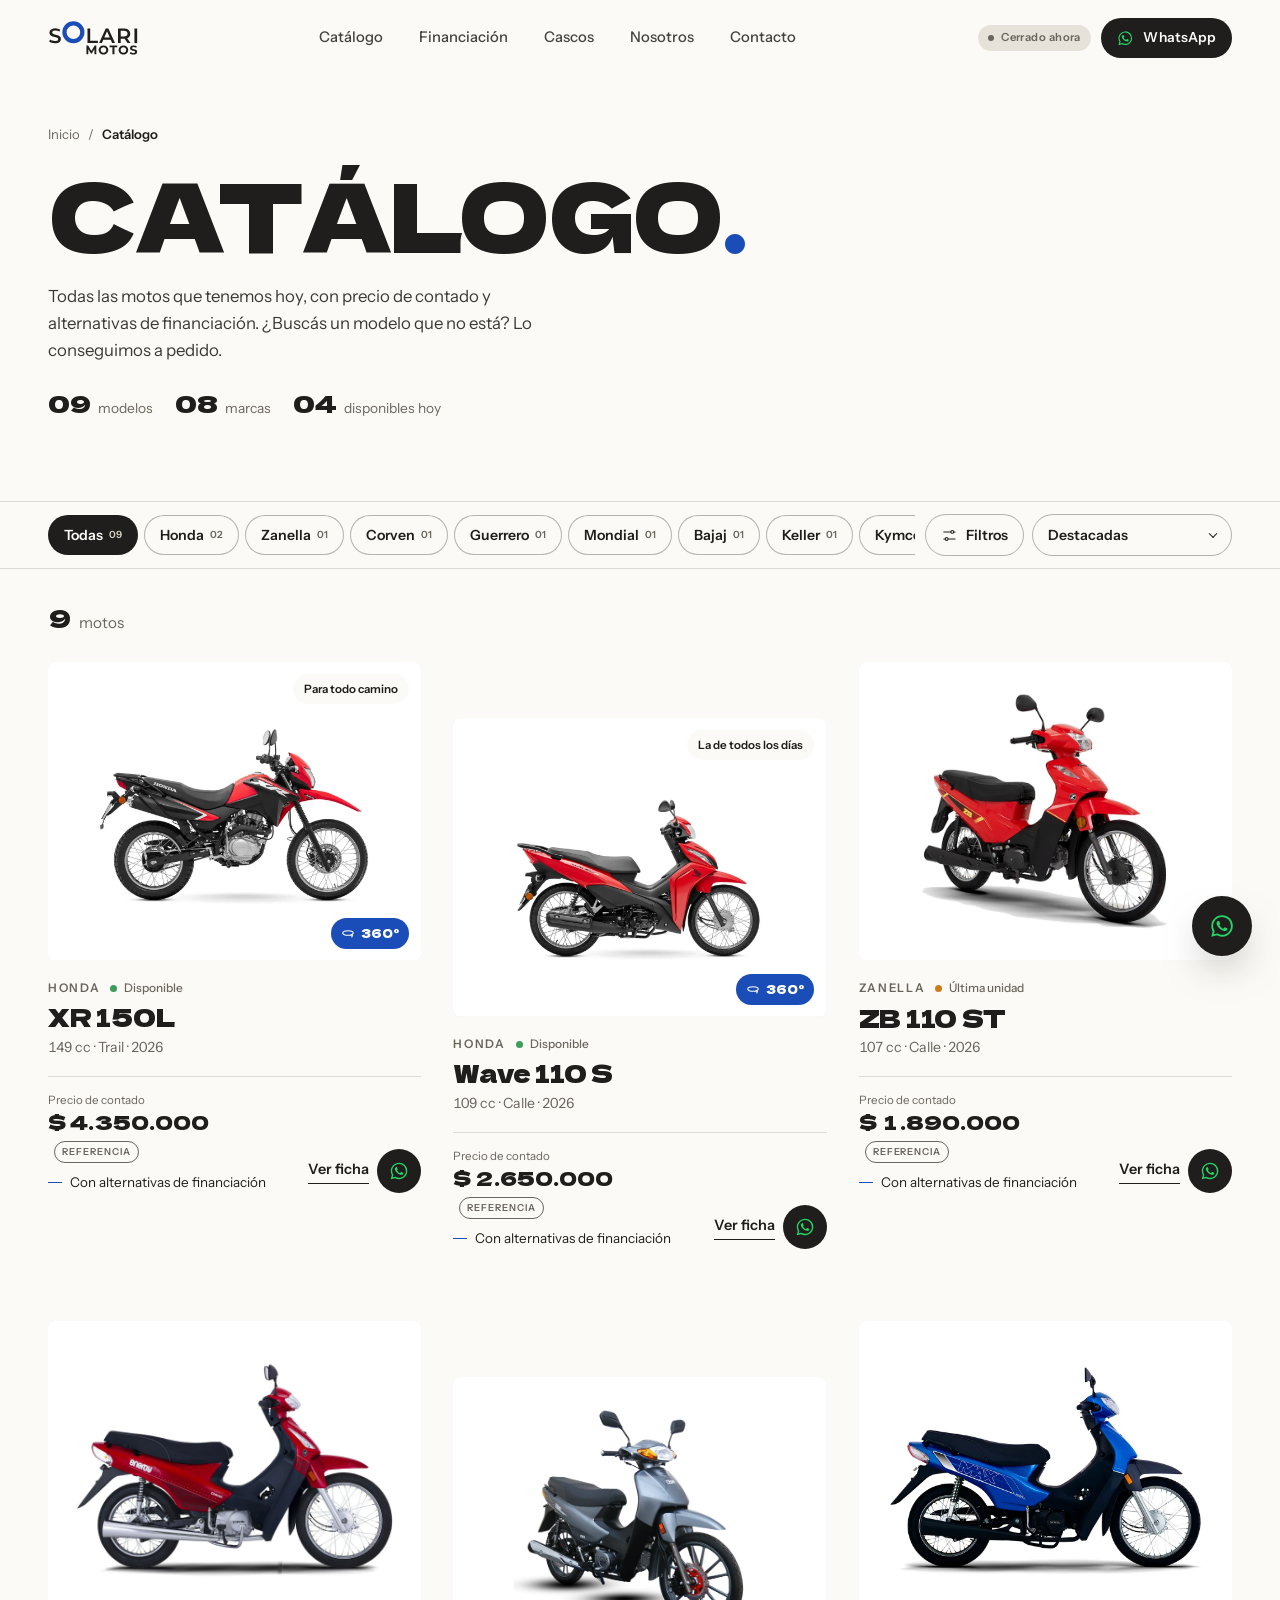
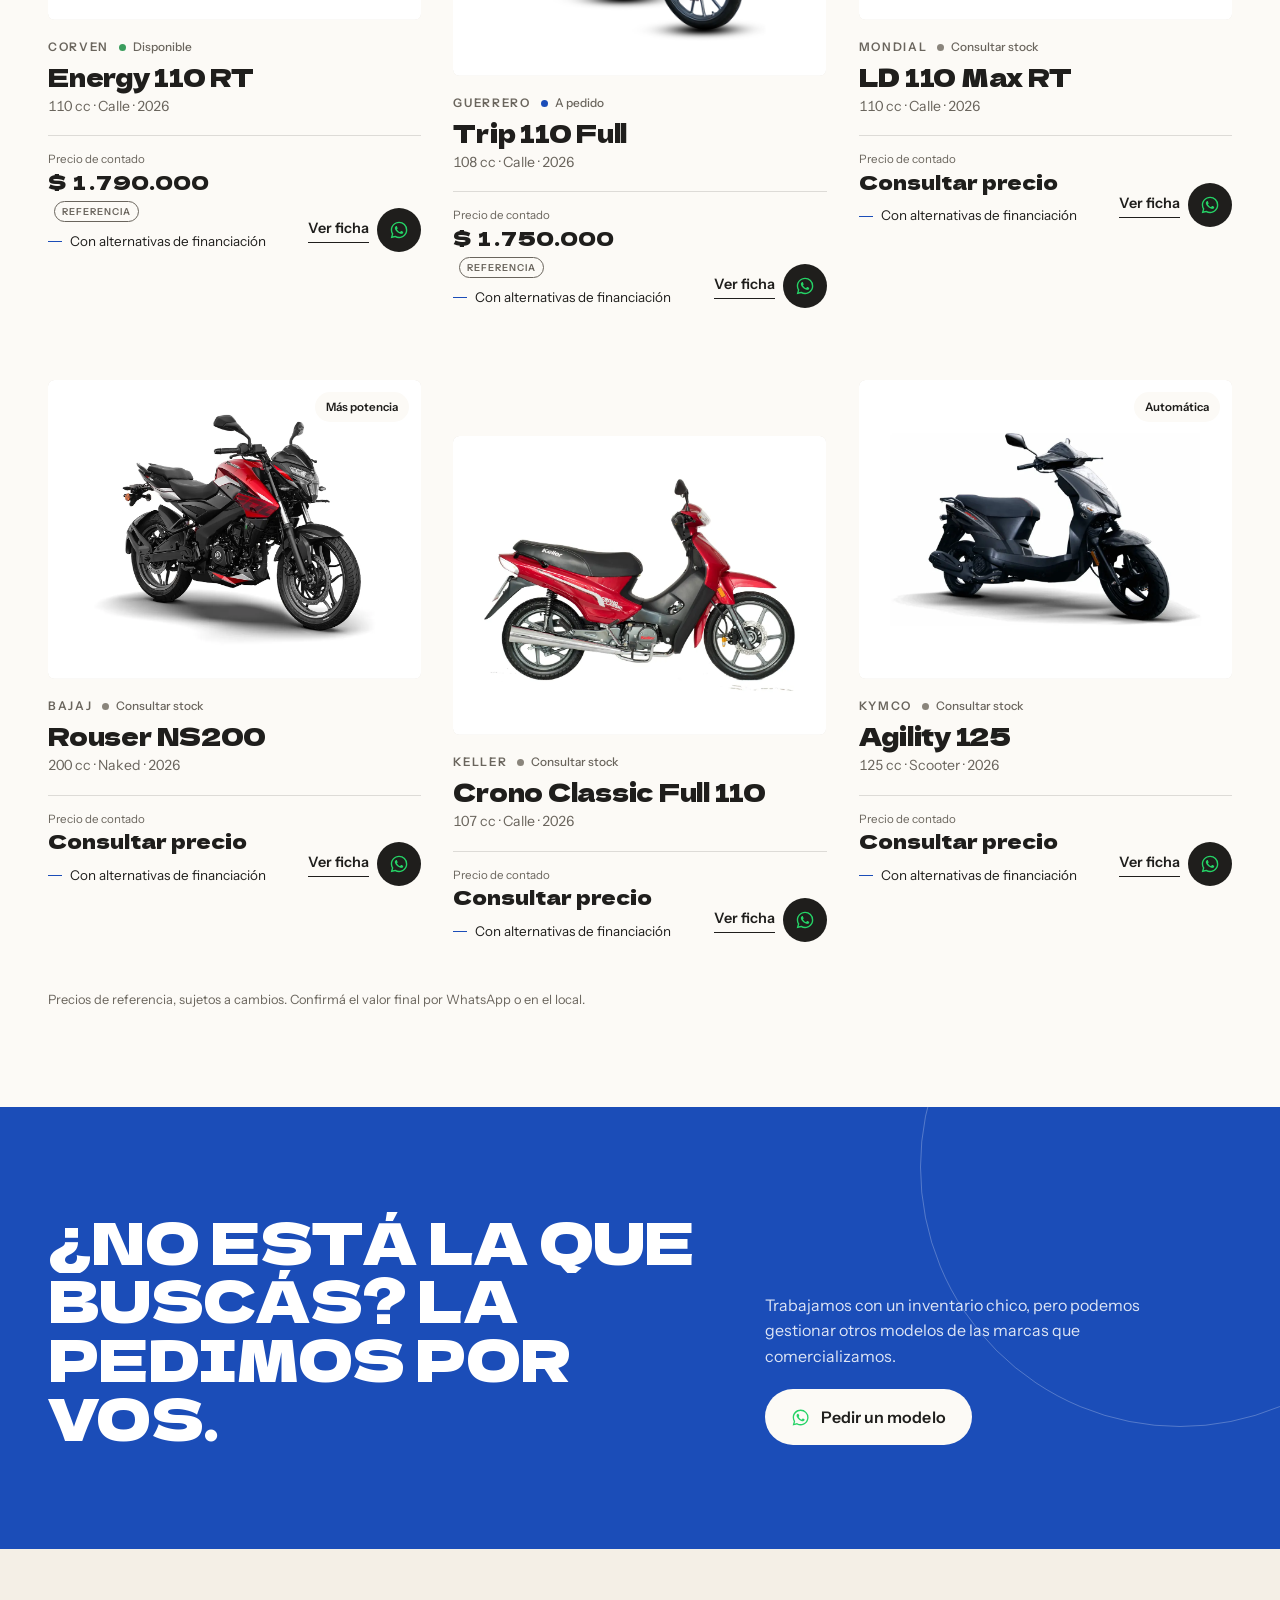
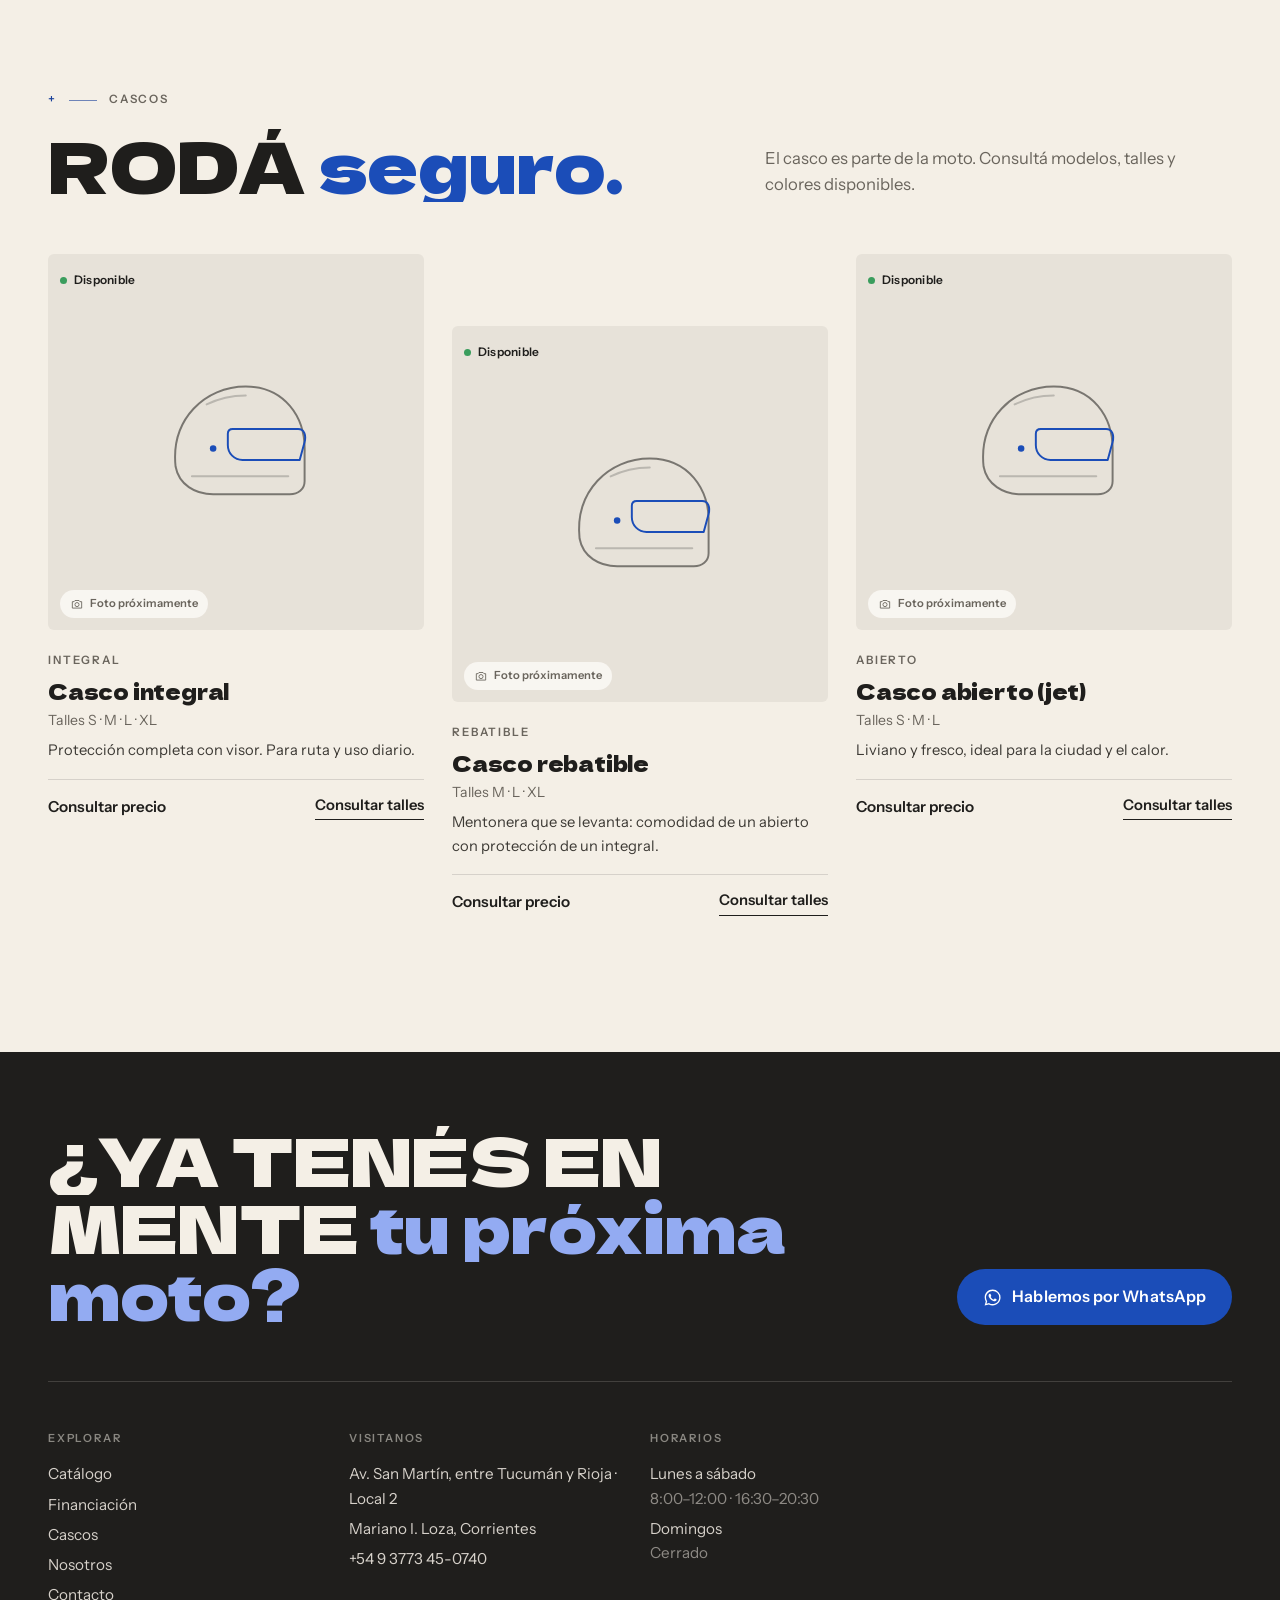
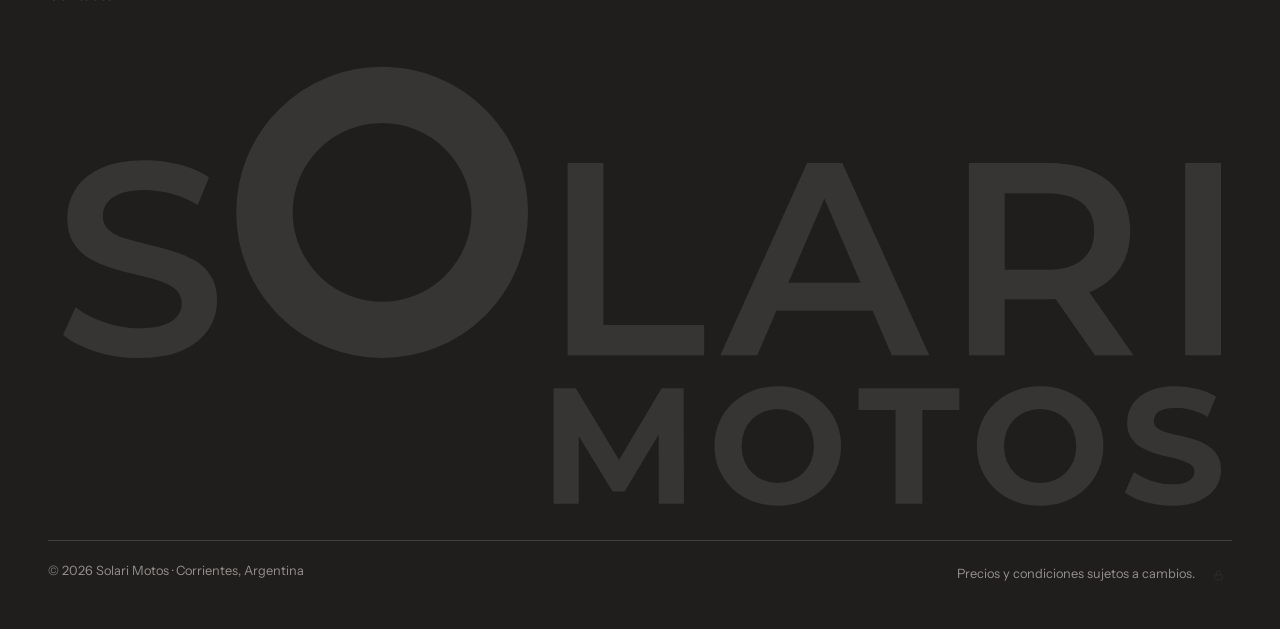
<file: catalogo.html>
<!doctype html>
<html lang="es-AR">
<head>
  <meta charset="utf-8">
  <meta name="viewport" content="width=device-width, initial-scale=1, viewport-fit=cover">
  <title>Catálogo de motos 0km y cascos — Solari Motos</title>
  <meta name="description" content="Catálogo de Solari Motos: Honda, Zanella, Corven y Guerrero. Precios de contado, financiación y cascos. Consultá por WhatsApp.">
  <meta name="theme-color" content="#fcfaf6">
  <link rel="canonical" href="https://ramiroperichon.github.io/solarimotos/catalogo.html">
  <meta property="og:type" content="website">
  <meta property="og:locale" content="es_AR">
  <meta property="og:title" content="Catálogo — Solari Motos">
  <meta property="og:description" content="Motos 0km y cascos con alternativas de financiación.">

  <link rel="icon" href="assets/icons/favicon.svg" type="image/svg+xml">
  <link rel="preconnect" href="https://fscriiqeyobkvujlgmjw.supabase.co" crossorigin>
  <link rel="preconnect" href="https://fonts.googleapis.com">
  <link rel="preconnect" href="https://fonts.gstatic.com" crossorigin>
  <link href="https://fonts.googleapis.com/css2?family=Dela+Gothic+One&family=Instrument+Sans:wdth,wght@85..100,400..700&display=swap" rel="stylesheet">

  <link rel="stylesheet" href="css/styles.css">
  <link rel="stylesheet" href="css/animations.css">
  <link rel="stylesheet" href="css/responsive.css">
  <script>document.documentElement.classList.add('js');</script>
</head>
<body data-page="catalogo">
  <div data-slot="header"></div>

  <main id="main">

    <!-- ============ ENCABEZADO DEL CATÁLOGO ============ -->
    <section class="page-head" aria-labelledby="cat-title">
      <div class="container page-head__grid">
        <nav class="crumbs" aria-label="Ruta de navegación" data-in style="--d:0">
          <a href="index.html">Inicio</a><span aria-hidden="true">/</span><span aria-current="page">Catálogo</span>
        </nav>
        <h1 class="page-head__title" id="cat-title">
          <span class="ln"><span class="ln__in">Catálogo<span class="dot">.</span></span></span>
        </h1>
        <div class="page-head__side" data-in style="--d:3">
          <p class="page-head__lead">
            Todas las motos que tenemos hoy, con precio de contado y alternativas
            de financiación. ¿Buscás un modelo que no está? Lo conseguimos a pedido.
          </p>
          <p class="page-head__stats">
            <span><strong data-stat-total></strong> modelos</span>
            <span><strong data-stat-brands></strong> marcas</span>
            <span><strong data-stat-available></strong> disponibles hoy</span>
          </p>
        </div>
      </div>
    </section>

    <!-- ============ FILTROS + RESULTADOS ============ -->
    <section class="catalog" aria-label="Motos">
      <div class="catalog__bar" data-catalog-bar>
        <div class="container catalog__bar-inner">
          <div class="chips-filter catalog__brands" role="group" aria-label="Marca" data-f-brands></div>
          <div class="catalog__tools">
            <button class="tool-btn" type="button" aria-expanded="false" aria-controls="filters" data-f-toggle>
              <svg class="icon" aria-hidden="true"><use href="#i-sliders"/></svg>
              <span>Filtros</span><span class="tool-btn__count" data-f-count hidden></span>
            </button>
            <label class="sort">
              <span class="visually-hidden">Ordenar por</span>
              <select data-f-sort>
                <option value="destacadas">Destacadas</option>
                <option value="precio-asc">Menor precio</option>
                <option value="precio-desc">Mayor precio</option>
                <option value="cc-asc">Menor cilindrada</option>
                <option value="cc-desc">Mayor cilindrada</option>
              </select>
            </label>
          </div>
        </div>

        <div class="filters" id="filters" data-filters hidden>
          <div class="container filters__grid">
            <fieldset class="filters__group">
              <legend>Categoría</legend>
              <div class="filters__opts" data-f-cats></div>
            </fieldset>
            <fieldset class="filters__group">
              <legend>Cilindrada</legend>
              <div class="filters__opts" data-f-cc></div>
            </fieldset>
            <fieldset class="filters__group">
              <legend>Precio de contado</legend>
              <div class="range">
                <div class="range__row"><span>Hasta</span><output data-f-price-out></output></div>
                <input type="range" data-f-price aria-label="Precio máximo">
              </div>
            </fieldset>
            <fieldset class="filters__group">
              <legend>Disponibilidad</legend>
              <label class="switch">
                <input type="checkbox" data-f-available>
                <span class="switch__track" aria-hidden="true"></span>
                <span>Solo disponibles hoy</span>
              </label>
            </fieldset>
          </div>
        </div>
      </div>

      <div class="container">
        <div class="catalog__status">
          <p class="catalog__count" aria-live="polite"><strong data-r-count></strong> <span data-r-label></span></p>
          <div class="active-tags" data-active-tags></div>
        </div>

        <div class="catalog__grid" data-results></div>

        <div class="catalog__empty" data-empty hidden>
          <p class="catalog__empty-title">No encontramos motos con esos filtros.</p>
          <p>Probá con otra combinación o consultanos: podemos conseguir el modelo que buscás.</p>
          <div class="catalog__empty-actions">
            <button class="btn btn--line" type="button" data-f-reset>Limpiar filtros</button>
            <a class="btn btn--dark" href="#" data-wa target="_blank" rel="noopener">
              <svg class="icon icon--wa" aria-hidden="true"><use href="#i-wa"/></svg><span>Consultar por otro modelo</span>
            </a>
          </div>
        </div>

        <p class="collection__note" data-demo-note hidden>
          Precios de referencia, sujetos a cambios. Confirmá el valor final por WhatsApp o en el local.
        </p>
      </div>
    </section>

    <!-- ============ A PEDIDO ============ -->
    <section class="order-band" aria-labelledby="order-title">
      <div class="container order-band__inner">
        <h2 class="order-band__title" id="order-title" data-split>¿No está la que buscás? <em>La pedimos por vos.</em></h2>
        <div class="order-band__side" data-reveal>
          <p>Trabajamos con un inventario chico, pero podemos gestionar otros modelos de las marcas que comercializamos.</p>
          <a class="btn btn--light btn--lg" href="#" data-wa target="_blank" rel="noopener" data-magnetic>
            <svg class="icon icon--wa" aria-hidden="true"><use href="#i-wa"/></svg><span>Pedir un modelo</span>
          </a>
        </div>
      </div>
    </section>

    <!-- ============ CASCOS ============ -->
    <section class="section helmets" id="cascos" aria-labelledby="cascos-title">
      <div class="container">
        <header class="head head--split">
          <div>
            <p class="label" data-reveal><span class="label__n">+</span> Cascos</p>
            <h2 class="title" id="cascos-title" data-split>Rodá <em>seguro.</em></h2>
          </div>
          <p class="head__intro" data-reveal style="--i:2">
            El casco es parte de la moto. Consultá modelos, talles y colores disponibles.
          </p>
        </header>
        <div class="helmets__rail" data-helmets></div>
      </div>
    </section>
  </main>

  <div data-slot="footer"></div>

  <script src="js/config-supabase.js" defer></script>
  <script src="js/data.js" defer></script>
  <script src="js/common.js" defer></script>
  <script src="js/catalogo.js" defer></script>
</body>
</html>
</file>
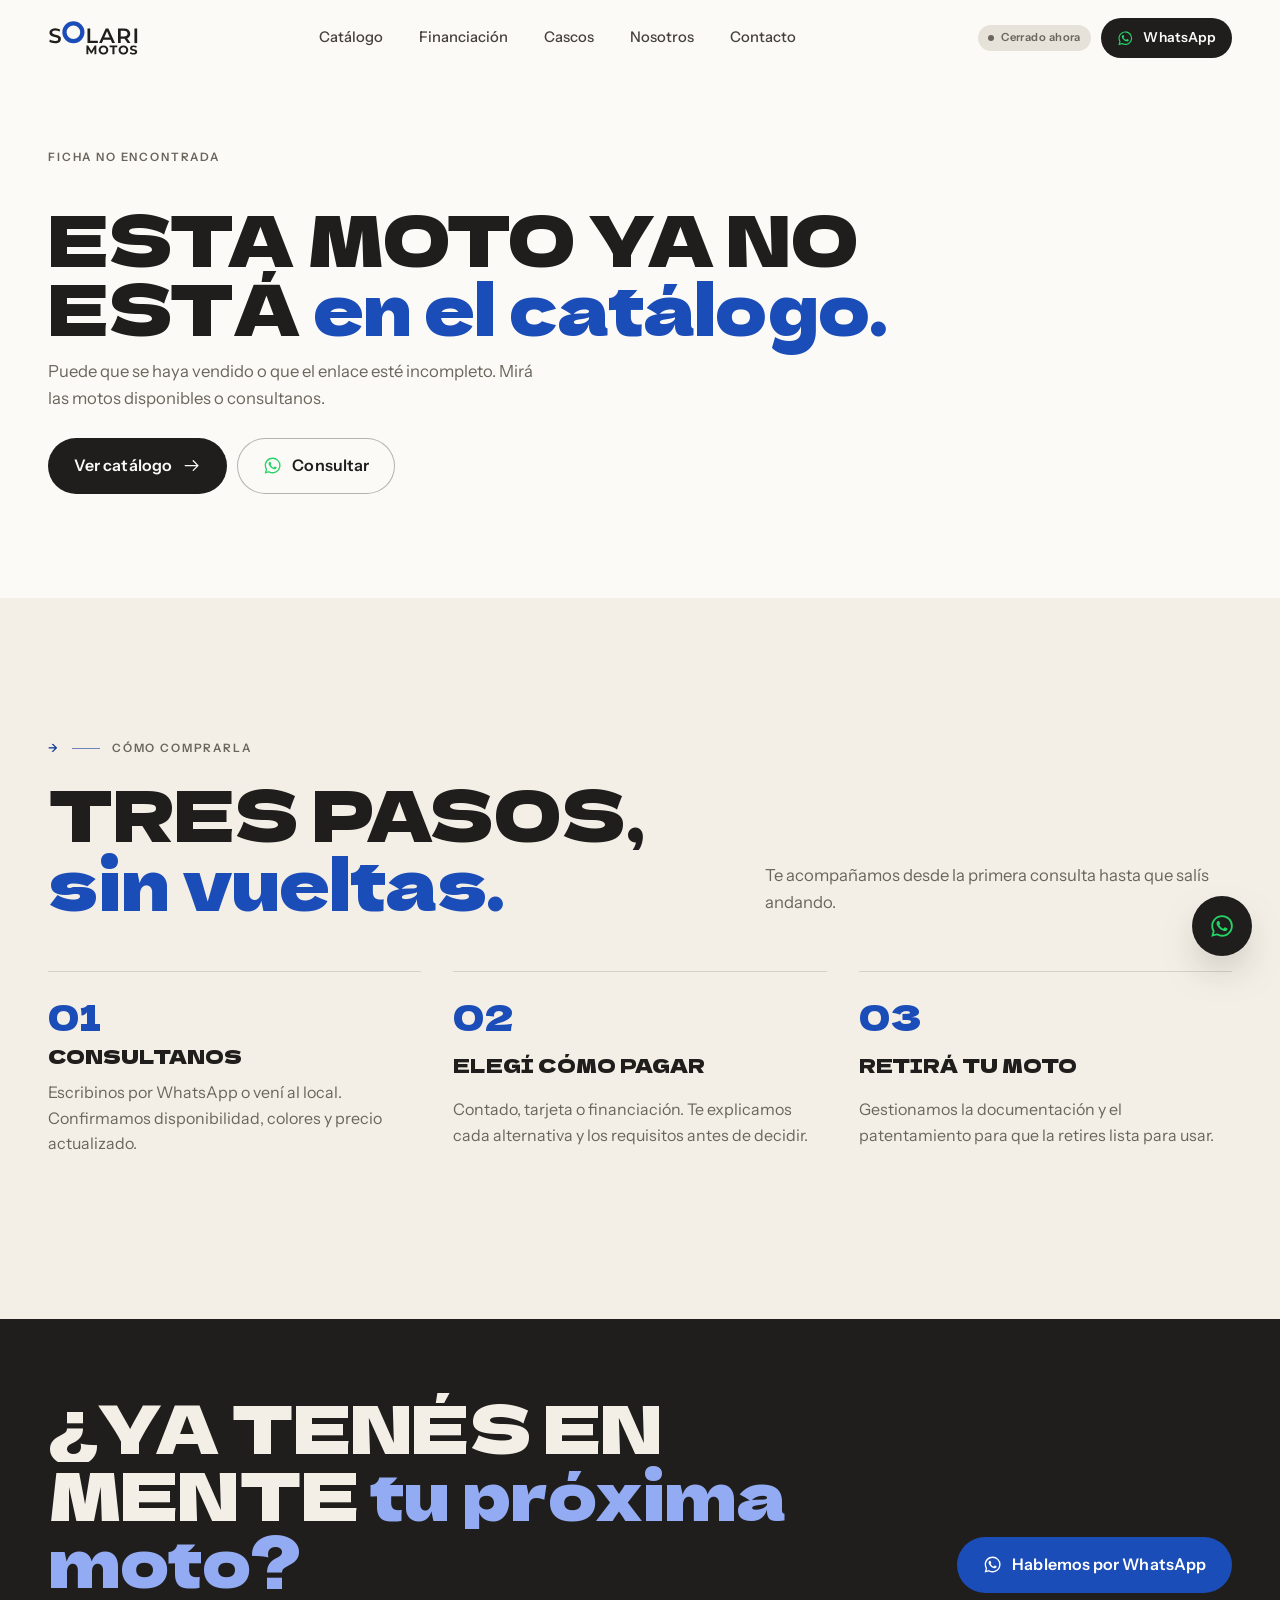
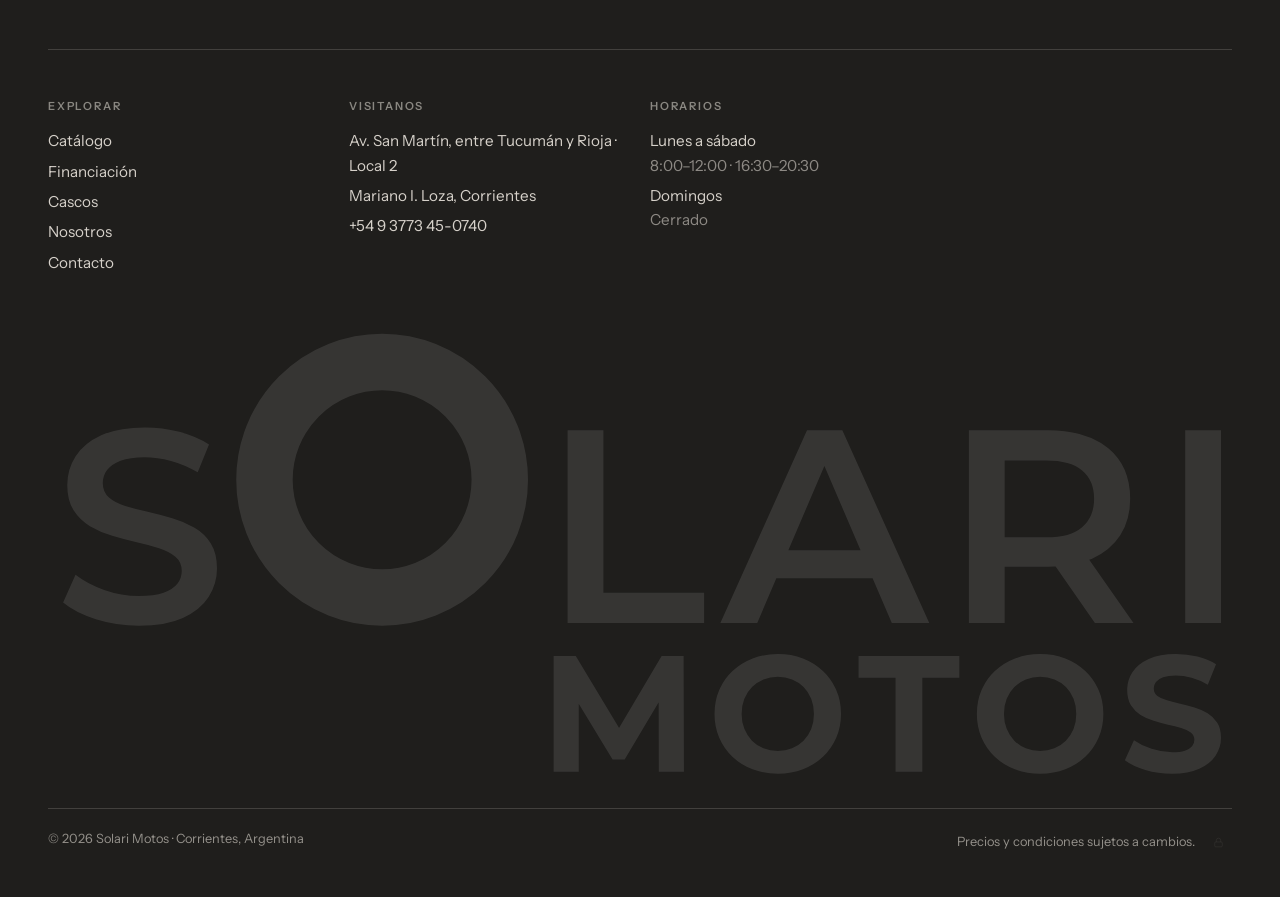
<file: detalle.html>
<!doctype html>
<html lang="es-AR">
<head>
  <meta charset="utf-8">
  <meta name="viewport" content="width=device-width, initial-scale=1, viewport-fit=cover">
  <title>Ficha de la moto — Solari Motos</title>
  <meta name="description" content="Ficha de la moto: fotos, precio de contado, alternativas de financiación y consulta por WhatsApp.">
  <meta name="theme-color" content="#fcfaf6">
  <meta property="og:type" content="product">
  <meta property="og:locale" content="es_AR">

  <link rel="icon" href="assets/icons/favicon.svg" type="image/svg+xml">
  <link rel="preconnect" href="https://fscriiqeyobkvujlgmjw.supabase.co" crossorigin>
  <link rel="preconnect" href="https://fonts.googleapis.com">
  <link rel="preconnect" href="https://fonts.gstatic.com" crossorigin>
  <link href="https://fonts.googleapis.com/css2?family=Dela+Gothic+One&family=Instrument+Sans:wdth,wght@85..100,400..700&display=swap" rel="stylesheet">

  <link rel="stylesheet" href="css/styles.css">
  <link rel="stylesheet" href="css/animations.css">
  <link rel="stylesheet" href="css/responsive.css">
  <script>document.documentElement.classList.add('js');</script>
</head>
<body data-page="detalle">
  <div data-slot="header"></div>

  <main id="main">
    <!-- El contenido se genera desde js/data.js según ?moto=<id> -->
    <section class="product" data-product aria-live="polite"></section>

    <section class="section steps-band" aria-labelledby="steps-title">
      <div class="container">
        <header class="head head--split">
          <div>
            <p class="label" data-reveal><span class="label__n">→</span> Cómo comprarla</p>
            <h2 class="title" id="steps-title" data-split>Tres pasos, <em>sin vueltas.</em></h2>
          </div>
          <p class="head__intro" data-reveal style="--i:2">
            Te acompañamos desde la primera consulta hasta que salís andando.
          </p>
        </header>
        <ol class="steps">
          <li class="step" data-reveal>
            <span class="step__n">01</span>
            <h3>Consultanos</h3>
            <p>Escribinos por WhatsApp o vení al local. Confirmamos disponibilidad, colores y precio actualizado.</p>
          </li>
          <li class="step" data-reveal style="--i:1">
            <span class="step__n">02</span>
            <h3>Elegí cómo pagar</h3>
            <p>Contado, tarjeta o financiación. Te explicamos cada alternativa y los requisitos antes de decidir.</p>
          </li>
          <li class="step" data-reveal style="--i:2">
            <span class="step__n">03</span>
            <h3>Retirá tu moto</h3>
            <p>Gestionamos la documentación y el patentamiento para que la retires lista para usar.</p>
          </li>
        </ol>
      </div>
    </section>

    <section class="section related" aria-labelledby="related-title" data-related-wrap>
      <div class="container">
        <header class="head head--row">
          <h2 class="title title--sm" id="related-title" data-split>También te <em>puede interesar</em></h2>
          <a class="link-arrow" href="catalogo.html">Ver todo el catálogo <svg class="icon" aria-hidden="true"><use href="#i-arrow"/></svg></a>
        </header>
        <div class="catalog__grid" data-related></div>
      </div>
    </section>
  </main>

  <div data-slot="footer"></div>

  <script src="js/config-supabase.js" defer></script>
  <script src="js/data.js" defer></script>
  <script src="js/common.js" defer></script>
  <script src="js/visor360.js" defer></script>
  <script src="js/detalle.js" defer></script>
</body>
</html>
</file>
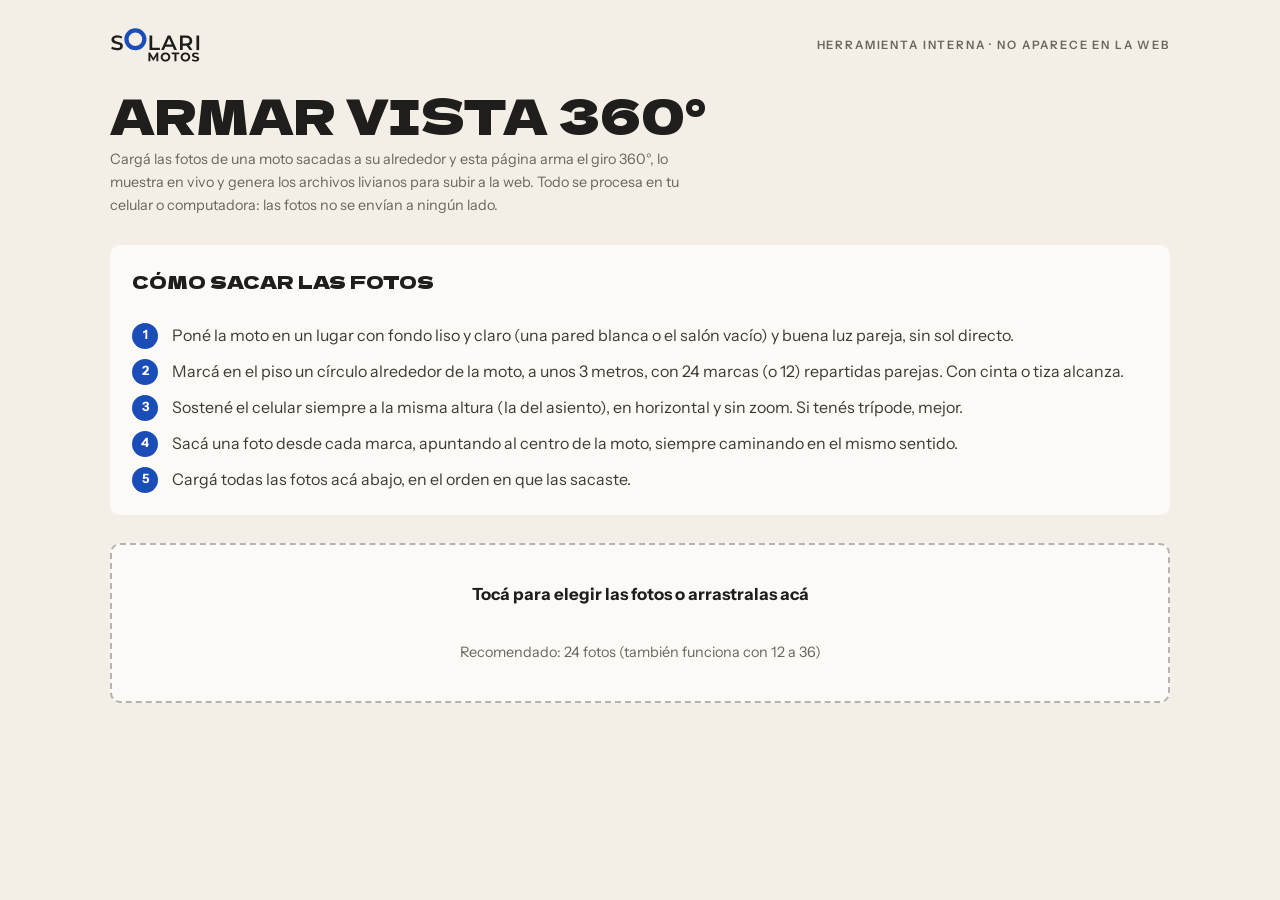
<file: herramientas/armar-360.html>
<!doctype html>
<html lang="es-AR">
<head>
  <meta charset="utf-8">
  <meta name="viewport" content="width=device-width, initial-scale=1, viewport-fit=cover">
  <title>Armar vista 360° — Herramienta interna · Solari Motos</title>
  <meta name="robots" content="noindex, nofollow">
  <link rel="icon" href="../assets/icons/favicon.svg" type="image/svg+xml">
  <link rel="preconnect" href="https://fonts.googleapis.com">
  <link rel="preconnect" href="https://fonts.gstatic.com" crossorigin>
  <link href="https://fonts.googleapis.com/css2?family=Dela+Gothic+One&family=Instrument+Sans:wdth,wght@85..100,400..700&display=swap" rel="stylesheet">
  <link rel="stylesheet" href="../css/styles.css">
  <style>
    body { background: var(--ivory); }
    .tool { max-width: 1100px; margin: 0 auto; padding: 28px var(--gutter) 80px; display: grid; gap: 28px; }
    .tool__top { display: flex; align-items: center; justify-content: space-between; gap: 16px; flex-wrap: wrap; }
    .tool__top img { height: 34px; width: auto; }
    .tool h1 { font-family: var(--f-display); font-size: clamp(1.8rem, 6vw, 3rem); line-height: 1; text-transform: uppercase; }
    .tool h2 { font-family: var(--f-display); font-size: 1.15rem; text-transform: uppercase; margin-bottom: 12px; }
    .card { background: var(--white); border-radius: var(--r-lg); padding: 22px; display: grid; gap: 14px; }
    .steps-list { counter-reset: s; display: grid; gap: 10px; }
    .steps-list li { counter-increment: s; display: grid; grid-template-columns: 30px 1fr; gap: 10px; color: #3d3a35; }
    .steps-list li::before { content: counter(s); width: 26px; height: 26px; border-radius: 50%; display: grid; place-items: center; background: var(--accent); color: #fff; font-weight: 700; font-size: .8rem; }
    .drop {
      display: grid; place-items: center; gap: 8px; text-align: center;
      min-height: 160px; padding: 24px; border-radius: var(--r-lg);
      border: 2px dashed var(--line-strong); background: var(--white);
      cursor: pointer; transition: border-color .3s, background-color .3s;
    }
    .drop.is-over, .drop:hover { border-color: var(--accent); background: var(--accent-wash); }
    .drop strong { font-size: 1.05rem; }
    .drop input { position: absolute; width: 1px; height: 1px; opacity: 0; }
    .thumbs { display: grid; grid-template-columns: repeat(auto-fill, minmax(92px, 1fr)); gap: 8px; }
    .thumb { position: relative; border-radius: 6px; overflow: hidden; background: var(--stone); aspect-ratio: 1; }
    .thumb img { width: 100%; height: 100%; object-fit: cover; }
    .thumb span { position: absolute; left: 4px; top: 4px; padding: 1px 6px; border-radius: 999px; background: rgba(31,30,28,.8); color: #fff; font-size: .7rem; font-weight: 700; }
    .thumb .mv { position: absolute; bottom: 4px; display: flex; gap: 4px; left: 4px; right: 4px; justify-content: space-between; }
    .thumb .mv button { width: 28px; height: 28px; border-radius: 50%; background: rgba(252,250,246,.92); font-weight: 700; }
    .row { display: flex; flex-wrap: wrap; gap: 10px; align-items: center; }
    .ctl { display: grid; gap: 6px; min-width: 200px; flex: 1; }
    .ctl label { font-size: .72rem; font-weight: 600; letter-spacing: .12em; text-transform: uppercase; color: var(--muted); }
    .grid2 { display: grid; gap: 24px; }
    @media (min-width: 900px) { .grid2 { grid-template-columns: 1.3fr 1fr; align-items: start; } }
    pre { white-space: pre-wrap; word-break: break-all; background: var(--graphite); color: var(--ivory); padding: 14px; border-radius: var(--r); font-size: .85rem; }
    .muted { color: var(--muted); font-size: .9rem; }
    .warn { padding: 12px 14px; border-radius: var(--r); background: #fff4e5; color: #7a4a00; font-size: .9rem; }
    [hidden] { display: none !important; }
  </style>
</head>
<body>
  <main class="tool">
    <div class="tool__top">
      <a href="../index.html"><img src="../assets/images/logo/solari-motos-grafito.svg" alt="Solari Motos"></a>
      <span class="label">Herramienta interna · no aparece en la web</span>
    </div>

    <header>
      <h1>Armar vista 360°</h1>
      <p class="muted" style="margin-top:10px;max-width:60ch">Cargá las fotos de una moto sacadas a su alrededor y esta página arma el giro 360°,
        lo muestra en vivo y genera los archivos livianos para subir a la web. Todo se procesa en tu celular o computadora: las fotos no se envían a ningún lado.</p>
    </header>

    <section class="card">
      <h2>Cómo sacar las fotos</h2>
      <ol class="steps-list">
        <li>Poné la moto en un lugar con fondo liso y claro (una pared blanca o el salón vacío) y buena luz pareja, sin sol directo.</li>
        <li>Marcá en el piso un círculo alrededor de la moto, a unos 3 metros, con 24 marcas (o 12) repartidas parejas. Con cinta o tiza alcanza.</li>
        <li>Sostené el celular siempre a la misma altura (la del asiento), en horizontal y sin zoom. Si tenés trípode, mejor.</li>
        <li>Sacá una foto desde cada marca, apuntando al centro de la moto, siempre caminando en el mismo sentido.</li>
        <li>Cargá todas las fotos acá abajo, en el orden en que las sacaste.</li>
      </ol>
    </section>

    <label class="drop" data-drop>
      <input type="file" accept="image/*" multiple data-files>
      <strong>Tocá para elegir las fotos o arrastralas acá</strong>
      <span class="muted">Recomendado: 24 fotos (también funciona con 12 a 36)</span>
    </label>

    <section class="card" data-work hidden>
      <div class="row" style="justify-content:space-between">
        <h2 style="margin:0">Fotos cargadas <span data-count></span></h2>
        <div class="row">
          <button class="btn btn--line btn--sm" type="button" data-reverse>Invertir sentido</button>
          <button class="btn btn--line btn--sm" type="button" data-clear>Empezar de nuevo</button>
        </div>
      </div>
      <p class="warn" data-warn hidden></p>
      <div class="thumbs" data-thumbs></div>
    </section>

    <div class="grid2" data-work hidden>
      <section class="card">
        <h2>Vista previa</h2>
        <div data-preview></div>
        <p class="muted">Probala igual que en la web: arrastrá con el dedo o el mouse.</p>
      </section>

      <section class="card">
        <h2>Ajustes</h2>
        <div class="ctl">
          <label for="zoom">Acercar <output data-zoom-out>100%</output></label>
          <input type="range" id="zoom" min="100" max="180" step="2" value="100" data-zoom>
        </div>
        <div class="ctl">
          <label for="offy">Subir / bajar <output data-offy-out>0</output></label>
          <input type="range" id="offy" min="-25" max="25" step="1" value="0" data-offy>
        </div>
        <div class="ctl">
          <label for="bright">Brillo <output data-bright-out>100%</output></label>
          <input type="range" id="bright" min="80" max="130" step="2" value="100" data-bright>
        </div>
        <div class="ctl">
          <label for="moto">Moto</label>
          <div class="select"><select id="moto" data-moto></select></div>
        </div>
        <button class="btn btn--accent btn--block" type="button" data-build>Generar archivos</button>

        <div data-result hidden style="display:grid;gap:12px">
          <p class="muted" data-sizes></p>
          <div class="row">
            <a class="btn btn--dark btn--sm" data-dl-sm download>Descargar liviana</a>
            <a class="btn btn--dark btn--sm" data-dl-lg download>Descargar alta resolución</a>
          </div>
          <p class="muted">Subí los dos archivos a <code data-folder></code> y pegá esta línea dentro de la moto en <code>js/data.js</code>:</p>
          <pre data-code></pre>
        </div>
      </section>
    </div>
  </main>

  <script src="../js/data.js"></script>
  <script>
    /* Íconos que usa el visor (flechas) */
    document.body.insertAdjacentHTML('afterbegin', '<svg width="0" height="0" style="position:absolute" aria-hidden="true"><symbol id="i-prev" viewBox="0 0 24 24"><path fill="none" stroke="currentColor" stroke-width="1.6" stroke-linecap="round" stroke-linejoin="round" d="M15 5l-7 7 7 7"/></symbol><symbol id="i-next" viewBox="0 0 24 24"><path fill="none" stroke="currentColor" stroke-width="1.6" stroke-linecap="round" stroke-linejoin="round" d="M9 5l7 7-7 7"/></symbol></svg>');
  </script>
  <script src="../js/visor360.js"></script>
  <script src="armar-360.js"></script>
</body>
</html>
</file>
<file: css/styles.css>
/* ==========================================================================
   SOLARI MOTOS — Estilos base (mobile-first)
   Identidad: editorial premium + boutique urbana.
   Paleta: blanco cálido · marfil · piedra · grafito · azul Francia.
   Tipografías: Dela Gothic One (titulares) · Instrument Sans (texto).
   ========================================================================== */

/* ---------- 1. Tokens ---------- */
:root {
  --white: #fcfaf6;
  --ivory: #f4efe6;
  --stone: #e7e2d9;
  --stone-2: #d8d1c5;
  --graphite: #1f1e1c;
  --graphite-2: #2a2926;
  --graphite-3: #363431;

  --accent: #1b4db8;        /* azul Francia: superficies, titulares y texto (AA) */
  --accent-ink: #173f99;    /* azul profundo: texto chico sobre claro */
  --accent-soft: #93abf2;   /* azul claro: sobre grafito */
  --accent-wash: rgba(27, 77, 184, .08);
  --wa: #25d366;

  --text: #1f1e1c;
  --muted: #6a655d;
  --line: rgba(31, 30, 28, .14);
  --line-strong: rgba(31, 30, 28, .32);
  --line-inv: rgba(244, 239, 230, .16);

  /* Titulares: Dela Gothic One (un solo peso, muy pesado). */
  --f-display: 'Dela Gothic One', 'Arial Black', system-ui, sans-serif;
  --wide: 125%;
  --semi: 112%;
  --f-sans: 'Instrument Sans', system-ui, -apple-system, 'Segoe UI', sans-serif;

  --container: 1360px;
  --gutter: 20px;
  --header-h: 64px;
  --r: 6px;
  --r-lg: 10px;

  --ease: cubic-bezier(.22, 1, .36, 1);
  --ease-io: cubic-bezier(.76, 0, .24, 1);
  --ease-back: cubic-bezier(.34, 1.4, .64, 1);
}

/* ---------- 2. Reset ---------- */
*, *::before, *::after { box-sizing: border-box; }
html {
  /* Evita negritas e itálicas "falsas": Dela Gothic One tiene un solo peso */
  font-synthesis: none;
  overflow-x: hidden;
  overflow-x: clip;
  -webkit-text-size-adjust: 100%;
  text-size-adjust: 100%;
  scroll-behavior: smooth;
  scroll-padding-top: calc(var(--header-h) + 16px);
}
body {
  margin: 0;
  background: var(--white);
  color: var(--text);
  font-family: var(--f-sans);
  font-size: 1rem;
  line-height: 1.6;
  -webkit-font-smoothing: antialiased;
  -moz-osx-font-smoothing: grayscale;
  overflow-x: hidden;
  overflow-x: clip;
}
img, svg { display: block; max-width: 100%; }
[hidden] { display: none !important; }
img { height: auto; }
h1, h2, h3, p, ul, ol, dl, dd, figure { margin: 0; }
ul, ol { padding: 0; list-style: none; }
a { color: inherit; text-decoration: none; }
button, input, select { font: inherit; color: inherit; }
button { cursor: pointer; background: none; border: 0; padding: 0; }
fieldset { border: 0; padding: 0; margin: 0; min-width: 0; }
::selection { background: var(--accent); color: var(--white); }
:focus-visible { outline: 2px solid var(--accent); outline-offset: 3px; border-radius: 3px; }

/* ---------- 3. Utilidades ---------- */
.container { width: 100%; max-width: var(--container); margin-inline: auto; padding-inline: var(--gutter); }
.visually-hidden { position: absolute !important; width: 1px; height: 1px; overflow: hidden; clip: rect(0 0 0 0); white-space: nowrap; }
.skip-link {
  position: fixed; top: 10px; left: 10px; z-index: 300;
  padding: 10px 16px; border-radius: 999px;
  background: var(--graphite); color: var(--white); font-weight: 600;
  transform: translateY(-200%); transition: transform .3s var(--ease);
}
.skip-link:focus { transform: none; }
.icon { width: 1.2em; height: 1.2em; flex: none; }
.icon--wa { color: var(--wa); }

.label {
  display: inline-flex; align-items: center; gap: 12px;
  font-family: var(--f-sans);
  font-size: .72rem; font-weight: 600;
  letter-spacing: .16em; text-transform: uppercase;
  color: var(--muted);
}
.label__n { color: var(--accent-ink); font-variant-numeric: tabular-nums; }
.label__n::after { content: ''; display: inline-block; width: 28px; height: 1px; background: currentColor; vertical-align: middle; margin-left: 12px; opacity: .6; }

.title {
  font-family: var(--f-display);
  font-weight: 800;
  font-stretch: var(--wide);
  font-size: clamp(2rem, 8.4vw, 4.4rem);
  line-height: .98;
  letter-spacing: -.012em;
  text-transform: uppercase;
  margin-top: 18px;
  text-wrap: balance;
}
.title em, .hero__title em, .about__statement em, .footer__ask em {
  font-style: normal;
  font-weight: 300;
  color: var(--accent);
  text-transform: none;
}

.head { display: grid; gap: 18px; margin-bottom: 40px; }
.head__intro { color: var(--muted); max-width: 46ch; font-size: 1.04rem; }

.ref {
  display: inline-block;
  padding: 2px 7px;
  border: 1px solid currentColor;
  border-radius: 999px;
  font-family: var(--f-sans);
  font-size: .6rem; font-weight: 600;
  letter-spacing: .1em; text-transform: uppercase;
  color: var(--muted);
  vertical-align: middle;
  white-space: nowrap;
}

.sun-dot { width: 9px; height: 9px; border-radius: 50%; background: var(--accent); flex: none; }

.status {
  display: inline-flex; align-items: center; gap: 7px;
  font-size: .74rem; font-weight: 600; letter-spacing: .02em;
}
.status::before {
  content: ''; width: 7px; height: 7px; border-radius: 50%;
  background: var(--st, #3a9d5d);
}
.status--disponible { --st: #3a9d5d; }
.status--ultima { --st: #d07a1e; }
.status--pedido { --st: var(--accent); }
.status--reservada { --st: #8a857c; }

/* ---------- 4. Botones ---------- */
.btn {
  --bg: var(--graphite); --fg: var(--white); --hover: var(--graphite-3); --hover-fg: var(--fg);
  position: relative; isolation: isolate; overflow: hidden;
  display: inline-flex; align-items: center; justify-content: center; gap: 10px;
  min-height: 48px; padding: 12px 22px;
  border-radius: 999px;
  background: var(--bg); color: var(--fg);
  font-weight: 600; font-size: .95rem; line-height: 1.1; letter-spacing: .005em;
  transition: color .4s var(--ease), box-shadow .4s, translate .5s var(--ease);
}
.btn::before {
  content: ''; position: absolute; z-index: -1;
  left: 50%; top: 100%;
  width: 140%; aspect-ratio: 1;
  border-radius: 50%;
  background: var(--hover);
  transform: translate(-50%, 0) scale(.2);
  transition: transform .6s var(--ease), top .6s var(--ease);
}
.btn .icon { transition: transform .5s var(--ease); }
.btn--sm { min-height: 40px; padding: 8px 16px; font-size: .86rem; }
.btn--lg { min-height: 56px; padding: 16px 26px; font-size: 1rem; }
.btn--block { width: 100%; }
.btn--accent { --bg: var(--accent); --fg: #fff; --hover: var(--graphite); }
.btn--dark { --bg: var(--graphite); --fg: var(--white); --hover: var(--accent); }
.btn--line { --bg: transparent; --fg: var(--text); --hover: var(--graphite); --hover-fg: var(--white); box-shadow: inset 0 0 0 1px var(--line-strong); }
.btn--light { --bg: var(--white); --fg: var(--graphite); --hover: var(--accent); --hover-fg: #fff; }

.link-arrow {
  display: inline-flex; align-items: center; gap: 8px;
  font-weight: 600; font-size: .92rem;
  padding-bottom: 3px;
  background: linear-gradient(currentColor, currentColor) 0 100% / 100% 1px no-repeat;
  transition: background-size .5s var(--ease), gap .4s var(--ease);
}

.icon-btn {
  width: 44px; height: 44px; border-radius: 50%;
  display: grid; place-items: center;
  box-shadow: inset 0 0 0 1px var(--line);
  transition: background-color .3s, color .3s, box-shadow .3s;
}
.icon-btn:hover { background: var(--stone); }
.icon-btn--dark { background: var(--graphite); color: var(--white); box-shadow: none; }
.icon-btn--dark:hover { background: var(--accent); }

/* ---------- 5. Header ---------- */
.site-header {
  position: fixed; inset: 0 0 auto 0; z-index: 100;
  height: var(--header-h);
  transition: transform .6s var(--ease), background-color .4s, box-shadow .4s;
}
.site-header::after {
  /* línea de progreso de lectura */
  content: ''; position: absolute; left: 0; bottom: 0;
  height: 1px; width: 100%;
  background: var(--accent);
  transform-origin: 0 50%;
  transform: scaleX(var(--progress, 0));
}
.site-header.is-solid {
  background: rgba(252, 250, 246, .86);
  -webkit-backdrop-filter: blur(14px) saturate(150%);
  backdrop-filter: blur(14px) saturate(150%);
  box-shadow: 0 1px 0 var(--line);
}
.site-header.is-hidden { transform: translateY(-100%); }
.header__inner { height: 100%; display: flex; align-items: center; gap: 20px; }

.brand { display: inline-flex; align-items: center; gap: 10px; margin-right: auto; }
.brand__logo { display: block; height: 34px; width: auto; transition: transform .6s var(--ease); }
.brand:hover .brand__logo { transform: translateY(-1px); }

.nav { display: none; }
.header__end { display: flex; align-items: center; gap: 10px; }
.header__wa { display: none; }

.open-chip {
  display: inline-flex; align-items: center; gap: 7px;
  padding: 4px 10px; border-radius: 999px;
  font-size: .7rem; font-weight: 600; letter-spacing: .04em;
  background: var(--stone); color: var(--muted);
}
.open-chip::before { content: ''; width: 6px; height: 6px; border-radius: 50%; background: currentColor; }
.open-chip.is-open { background: rgba(58, 157, 93, .12); color: #2d7f4a; }
.site-header .open-chip { display: none; }

.menu-toggle {
  display: inline-flex; align-items: center; gap: 10px;
  height: 42px; padding: 0 8px 0 16px;
  border-radius: 999px;
  box-shadow: inset 0 0 0 1px var(--line-strong);
  font-size: .85rem; font-weight: 600;
  transition: background-color .4s, color .4s;
}
.menu-toggle__icon {
  width: 28px; height: 28px; border-radius: 50%;
  display: grid; place-content: center; gap: 4px;
  background: var(--graphite);
}
.menu-toggle__icon span {
  display: block; width: 12px; height: 1.5px; background: var(--white);
  transition: transform .5s var(--ease);
}
.menu-toggle[aria-expanded="true"] .menu-toggle__icon { background: var(--accent); }
.menu-toggle[aria-expanded="true"] .menu-toggle__icon span:first-child { transform: translateY(2.75px) rotate(45deg); }
.menu-toggle[aria-expanded="true"] .menu-toggle__icon span:last-child { transform: translateY(-2.75px) rotate(-45deg); }

/* ---------- 6. Menú móvil ---------- */
.menu {
  position: fixed; inset: 0; z-index: 90;
  background: var(--ivory);
  padding-top: calc(var(--header-h) + 24px);
  padding-bottom: max(28px, env(safe-area-inset-bottom));
  clip-path: inset(0 0 100% 0);
  visibility: hidden;
  transition: clip-path .8s var(--ease-io), visibility 0s .8s;
}
.menu.is-open { clip-path: inset(0 0 0 0); visibility: visible; transition: clip-path .8s var(--ease-io), visibility 0s; }
.menu__inner { height: 100%; display: flex; flex-direction: column; justify-content: space-between; gap: 32px; }
.menu__list li { overflow: hidden; border-bottom: 1px solid var(--line); }
.menu__list a {
  display: flex; align-items: baseline; gap: 16px;
  padding: 12px 0;
  transform: translateY(110%);
  transition: transform .8s var(--ease), color .3s;
}
.menu.is-open .menu__list a { transform: none; transition-delay: calc(.22s + var(--i, 0) * 60ms); }
.menu__n { font-size: .72rem; font-weight: 600; color: var(--accent-ink); letter-spacing: .1em; }
.menu__t {
  font-family: var(--f-display); font-weight: 700; font-stretch: var(--wide);
  font-size: clamp(1.7rem, 8.6vw, 2.8rem); line-height: 1.05; letter-spacing: -.01em; text-transform: uppercase;
}
.menu__list a:active .menu__t, .menu__list a:hover .menu__t { color: var(--accent); }
.menu__foot { display: grid; gap: 16px; opacity: 0; transform: translateY(16px); transition: opacity .5s, transform .6s var(--ease); }
.menu.is-open .menu__foot { opacity: 1; transform: none; transition-delay: .55s; }
.menu__meta { font-size: .9rem; color: var(--muted); }

/* ---------- 7. Hero ---------- */
.hero {
  position: relative;
  padding: calc(var(--header-h) + 20px) 0 40px;
  overflow: hidden;
}
.hero__grid { position: relative; display: grid; grid-template-columns: minmax(0, 1fr); }
.hero__kicker {
  display: inline-flex; align-items: center; gap: 10px;
  font-size: .78rem; font-weight: 600; letter-spacing: .12em; text-transform: uppercase;
  color: var(--muted);
}
.hero__title {
  position: relative; z-index: 2;
  margin-top: 14px;
  font-family: var(--f-display);
  font-weight: 850; font-stretch: var(--wide);
  font-size: clamp(2.5rem, 13.4vw, 9rem);
  line-height: .94;
  letter-spacing: -.015em;
  text-transform: uppercase;
}
.hero__title .ln { display: block; overflow: hidden; padding: .1em .04em .02em 0; margin: -.1em 0 -.02em; }
.hero__title .ln__in { display: inline-block; }
.hero__title em { font-weight: 300; letter-spacing: -.01em; text-transform: uppercase; }
.hero__stop { color: var(--graphite); }

.hero__figure { position: relative; z-index: 1; margin: 28px calc(var(--gutter) * -1) 0; }
.hero__photo {
  position: relative;
  aspect-ratio: 4 / 4.4;
  overflow: hidden;
  background: var(--stone) url('../assets/images/moto-placeholder.svg') center / 72% no-repeat;
}
.hero__photo img {
  width: 100%; height: 100%; object-fit: cover;
  transform: translate3d(0, var(--py, 0px), 0) scale(var(--ps, 1.08));
}
.hero__tag {
  position: relative; z-index: 2;
  margin: -44px var(--gutter) 0 auto;
  width: min(86%, 340px);
  display: grid; grid-template-columns: 1fr auto; gap: 4px 12px;
  padding: 16px 18px;
  background: var(--white);
  border-radius: var(--r);
  box-shadow: 0 24px 50px -24px rgba(31, 30, 28, .35);
}
.hero__tag .status { grid-column: 1 / -1; color: var(--muted); }
.hero__tag-name { font-family: var(--f-display); font-weight: 650; font-stretch: var(--semi); font-size: 1.06rem; line-height: 1.15; letter-spacing: 0; }
.hero__tag-meta { grid-column: 1; font-size: .84rem; color: var(--muted); font-variant-numeric: tabular-nums; }
.hero__tag-link {
  grid-column: 2; grid-row: 2 / 4; align-self: center;
  display: inline-flex; align-items: center; gap: 6px;
  font-size: .84rem; font-weight: 600; color: var(--accent-ink);
}
.hero__tag-link .icon { transition: transform .4s var(--ease); }
.hero__tag-link:hover .icon { transform: translateX(4px); }

.hero__orbit {
  position: absolute; z-index: 0;
  width: 92vw; max-width: 760px;
  top: 40px; right: -42vw;
  fill: none; stroke: var(--accent); stroke-width: 1;
  vector-effect: non-scaling-stroke;
  overflow: visible;
  pointer-events: none;
}
.hero__orbit circle { vector-effect: non-scaling-stroke; }

.hero__intro { margin-top: 32px; display: grid; gap: 26px; }
.hero__lead { font-size: 1.08rem; color: #3d3a35; max-width: 42ch; }
.hero__actions { display: grid; gap: 10px; }

.hero__index { margin-top: 40px; border-top: 1px solid var(--line); }
.hero__index li { border-bottom: 1px solid var(--line); }
.hero__index a {
  display: grid; grid-template-columns: 34px 1fr auto; align-items: baseline;
  padding: 16px 0;
  transition: padding .5s var(--ease), color .3s;
}
.hero__index .n { font-size: .72rem; font-weight: 600; color: var(--accent-ink); }
.hero__index .t { font-family: var(--f-display); font-weight: 700; font-stretch: var(--wide); font-size: 1.05rem; text-transform: uppercase; line-height: 1; letter-spacing: -.02em; }
.hero__index .m { font-size: .8rem; color: var(--muted); }
.hero__side { display: none; }

/* ---------- 8. Marcas ---------- */
.brands { border-block: 1px solid var(--line); padding: 36px 0; background: var(--white); }
.brands__inner { display: grid; gap: 18px; }
.brands__list { display: grid; }
.brand-item { border-bottom: 1px solid var(--line); }
.brand-item:first-child { border-top: 1px solid var(--line); }
.brand-item > button, .brand-item > a {
  width: 100%;
  display: flex; align-items: baseline; justify-content: space-between; gap: 16px;
  padding: 12px 0;
  text-align: left;
  transition: opacity .4s, color .3s;
}
.brand-item__name {
  font-family: var(--f-display); font-weight: 700; font-stretch: var(--wide);
  font-size: clamp(1.5rem, 7.6vw, 3.6rem); line-height: 1.05; letter-spacing: -.01em; text-transform: uppercase;
  transition: transform .6s var(--ease), color .3s;
}
.brand-item__count { font-size: .74rem; font-weight: 600; color: var(--muted); letter-spacing: .08em; white-space: nowrap; }
.brands__more { font-size: .85rem; color: var(--muted); font-style: italic; }

/* ---------- 9. Secciones ---------- */
.section { position: relative; padding: 88px 0; }

/* Filtro por marca */
.chips-filter {
  display: flex; gap: 6px;
  margin: 0 calc(var(--gutter) * -1) 32px;
  padding: 0 var(--gutter);
  overflow-x: auto; scrollbar-width: none;
}
.chips-filter::-webkit-scrollbar { display: none; }
.chip {
  flex: none;
  display: inline-flex; align-items: center; gap: 6px;
  min-height: 40px; padding: 8px 16px;
  border-radius: 999px;
  box-shadow: inset 0 0 0 1px var(--line-strong);
  font-size: .88rem; font-weight: 600;
  transition: background-color .35s, color .35s, box-shadow .35s;
}
.chip sup { font-size: .62rem; color: var(--muted); top: -.3em; }
.chip:hover { box-shadow: inset 0 0 0 1px var(--graphite); }
.chip[aria-pressed="true"] { background: var(--graphite); color: var(--white); box-shadow: none; }
.chip[aria-pressed="true"] sup { color: var(--stone-2); }

/* ---------- 10. Colección ---------- */
.collection__grid { display: grid; gap: 56px; }
.moto { position: relative; display: grid; gap: 18px; align-content: start; }
.moto__media {
  position: relative; display: block;
  aspect-ratio: 4 / 5;
  overflow: hidden;
  border-radius: var(--r);
  background: var(--stone) url('../assets/images/moto-placeholder.svg') center / 66% no-repeat;
  isolation: isolate;
}
.moto--md .moto__media { aspect-ratio: 5 / 4; }
.moto__media img {
  width: 100%; height: 100%; object-fit: cover;
  transform: scale(1.02);
  transition: transform 1.4s var(--ease), filter .8s;
}
.moto__num {
  position: absolute; left: 14px; top: 12px; z-index: 2;
  font-family: var(--f-display); font-weight: 300; font-stretch: var(--wide);
  font-size: .9rem; line-height: 1; letter-spacing: .02em;
  padding: 7px 10px; border-radius: 999px;
  background: rgba(252, 250, 246, .9);
  color: var(--graphite);
}
.moto__badge {
  position: absolute; right: 12px; top: 12px; z-index: 2;
  padding: 6px 11px; border-radius: 999px;
  background: var(--white);
  font-size: .72rem; font-weight: 600;
}
.moto__view {
  position: absolute; left: 14px; bottom: 14px; z-index: 2;
  display: inline-flex; align-items: center; gap: 8px;
  padding: 10px 16px; border-radius: 999px;
  background: var(--white);
  font-size: .85rem; font-weight: 600;
  transform: translateY(calc(100% + 20px));
  transition: transform .6s var(--ease);
}
.moto__info { display: grid; gap: 6px; }
.moto__brand { display: flex; align-items: center; gap: 10px; font-size: .74rem; font-weight: 600; letter-spacing: .14em; text-transform: uppercase; color: var(--muted); }
.moto__brand .status { text-transform: none; letter-spacing: 0; font-weight: 500; color: var(--muted); }
.moto__model {
  font-family: var(--f-display); font-weight: 700; font-stretch: var(--wide);
  font-size: 1.55rem; line-height: 1.05; letter-spacing: -.01em;
}
.moto__model button { text-align: left; }
.moto--xl .moto__model { font-size: clamp(1.8rem, 8.4vw, 2.8rem); }
.moto__meta { font-size: .88rem; color: var(--muted); font-variant-numeric: tabular-nums; }
.moto__row {
  margin-top: 12px; padding-top: 14px;
  border-top: 1px solid var(--line);
  display: flex; align-items: flex-end; justify-content: space-between; gap: 14px;
}
.moto__price small { display: block; font-size: .72rem; color: var(--muted); margin-bottom: 2px; }
.moto__price strong {
  font-family: var(--f-display); font-weight: 600; font-stretch: var(--semi);
  font-size: 1.25rem; line-height: 1.1; letter-spacing: 0;
  font-variant-numeric: tabular-nums;
}
.moto__price .ref { margin-left: 6px; }
.moto__fin { display: flex; align-items: center; gap: 8px; margin-top: 8px; font-size: .84rem; color: var(--text); }
.moto__fin::before { content: ''; width: 14px; height: 1px; background: var(--accent); }
.moto__actions { display: flex; align-items: center; gap: 8px; flex: none; }
.moto__more { font-size: .9rem; }
.wa-round {
  width: 44px; height: 44px; border-radius: 50%;
  display: grid; place-items: center;
  background: var(--graphite); color: var(--wa);
  transition: transform .5s var(--ease-back), background-color .3s;
}
.wa-round .icon { width: 20px; height: 20px; }
.wa-round:hover { transform: rotate(-10deg) scale(1.06); }

/* Variante compacta (móvil): foto a la izquierda */
.moto--sm { grid-template-columns: 40% 1fr; gap: 16px; align-items: start; }
.moto--sm .moto__media { aspect-ratio: 4 / 5; }
.moto--sm .moto__num { font-size: .75rem; left: 8px; top: 8px; }
.moto--sm .moto__badge { display: none; }
.moto--sm .moto__model { font-size: 1.25rem; }
.moto--sm .moto__row { flex-direction: column; align-items: flex-start; }
.moto--sm .moto__price strong { font-size: 1.1rem; }

.collection__empty { padding: 48px 0; color: var(--muted); text-align: center; }
.collection__note { margin-top: 48px; font-size: .8rem; color: var(--muted); max-width: 60ch; }

/* ---------- 11. Financiación ---------- */
.finance { background: var(--graphite); color: var(--ivory); }
.finance .label { color: rgba(244, 239, 230, .6); }
.finance .label__n { color: var(--accent-soft); }
.finance .title em { color: var(--accent-soft); }
.finance .head__intro { color: rgba(244, 239, 230, .66); }

.ways { display: grid; border-top: 1px solid var(--line-inv); margin-bottom: 56px; }
.way {
  position: relative;
  display: grid; gap: 10px;
  padding: 28px 0 30px;
  border-bottom: 1px solid var(--line-inv);
}
.way::before {
  content: ''; position: absolute; left: 0; top: -1px;
  width: 100%; height: 1px; background: var(--accent-soft);
  transform: scaleX(0); transform-origin: 0 50%;
  transition: transform .8s var(--ease);
}
.way__top { display: flex; justify-content: space-between; align-items: baseline; }
.way__n { font-size: .74rem; font-weight: 600; letter-spacing: .1em; color: var(--accent-soft); }
.way__tag { font-size: .7rem; font-weight: 600; letter-spacing: .14em; text-transform: uppercase; color: rgba(244, 239, 230, .55); }
.way h3 { font-family: var(--f-display); font-weight: 700; font-stretch: var(--wide); font-size: 1.45rem; line-height: 1.1; letter-spacing: -.01em; }
.way p { color: rgba(244, 239, 230, .7); max-width: 40ch; font-size: .95rem; }
.way__cta { margin-top: 8px; justify-self: start; color: var(--ivory); }
.way__cta .icon { color: var(--wa); }

.finance__grid { display: grid; gap: 24px; }

.builder {
  background: var(--ivory); color: var(--text);
  border-radius: var(--r-lg);
  padding: 26px 20px;
  display: grid; gap: 22px;
}
.builder__head h3 { font-family: var(--f-display); font-weight: 800; font-stretch: var(--wide); font-size: 1.6rem; line-height: 1.05; letter-spacing: -.01em; text-transform: uppercase; }
.builder__head p { margin-top: 8px; color: var(--muted); font-size: .94rem; }
.field { display: grid; gap: 10px; }
.field label, .field legend {
  font-size: .72rem; font-weight: 600; letter-spacing: .12em; text-transform: uppercase; color: var(--muted);
}
.field legend { margin-bottom: 10px; }
.select { position: relative; }
.select::after {
  content: ''; position: absolute; right: 18px; top: 50%;
  width: 7px; height: 7px;
  border-right: 1.5px solid currentColor; border-bottom: 1.5px solid currentColor;
  transform: translateY(-70%) rotate(45deg); pointer-events: none;
}
.select select {
  width: 100%; appearance: none; -webkit-appearance: none;
  min-height: 52px; padding: 12px 44px 12px 16px;
  border: 1px solid var(--line-strong); border-radius: var(--r);
  background: var(--white); font-weight: 600; cursor: pointer;
  transition: border-color .3s;
}
.select select:hover, .select select:focus { border-color: var(--graphite); }

.segmented {
  display: grid; grid-auto-flow: column; grid-auto-columns: 1fr;
  padding: 4px; gap: 4px;
  border-radius: 999px;
  background: var(--stone);
}
.segmented button {
  min-height: 44px; padding: 8px 12px;
  border-radius: 999px;
  font-weight: 600; font-size: .92rem;
  transition: background-color .35s, color .35s, box-shadow .35s;
}
.segmented button[aria-pressed="true"] { background: var(--white); box-shadow: 0 4px 12px -6px rgba(31, 30, 28, .4); }
.segmented button:not([aria-pressed="true"]):hover { color: var(--accent-ink); }

.builder__estimate {
  padding: 16px 18px; border-radius: var(--r);
  background: var(--graphite); color: var(--ivory);
}
.builder__preview {
  padding: 14px 16px;
  border-left: 2px solid var(--accent);
  background: var(--white);
  border-radius: 0 var(--r) var(--r) 0;
}
.builder__preview-label { font-size: .68rem; font-weight: 600; letter-spacing: .14em; text-transform: uppercase; color: var(--muted); }
.builder__preview p { margin-top: 4px; font-size: .92rem; line-height: 1.5; color: #3d3a35; }

.finance__aside { display: grid; gap: 14px; align-content: start; }
.panel { padding: 24px 0; border-top: 1px solid var(--line-inv); }
.panel__title { font-family: var(--f-display); font-weight: 700; font-stretch: var(--wide); font-size: 1.1rem; letter-spacing: -.02em; margin-bottom: 16px; }
.checks { display: grid; gap: 12px; }
.checks li { display: flex; gap: 12px; align-items: flex-start; color: rgba(244, 239, 230, .86); }
.checks .icon { color: var(--accent-soft); margin-top: 3px; width: 18px; height: 18px; }
.pills { display: flex; flex-wrap: wrap; gap: 8px; }
.pills li {
  padding: 8px 14px; border-radius: 999px;
  box-shadow: inset 0 0 0 1px var(--line-inv);
  font-size: .88rem; font-weight: 500;
}
.finance__notice {
  padding: 16px 18px; border-radius: var(--r);
  background: var(--graphite-2);
  font-size: .86rem; color: rgba(244, 239, 230, .72);
}

.promos { margin-top: 72px; }
.promos__label { color: rgba(244, 239, 230, .6); margin-bottom: 20px; }
.promos__list { display: grid; gap: 14px; }
.ticket {
  --notch: 12px;
  position: relative;
  display: grid; grid-template-columns: 1fr auto; gap: 16px; align-items: center;
  padding: 22px 22px;
  background: var(--ivory); color: var(--text);
  border-radius: var(--r);
  -webkit-mask: radial-gradient(circle var(--notch) at 0 50%, transparent 98%, #000) left / 51% 100% no-repeat,
                radial-gradient(circle var(--notch) at 100% 50%, transparent 98%, #000) right / 51% 100% no-repeat;
  mask: radial-gradient(circle var(--notch) at 0 50%, transparent 98%, #000) left / 51% 100% no-repeat,
        radial-gradient(circle var(--notch) at 100% 50%, transparent 98%, #000) right / 51% 100% no-repeat;
  transition: transform .6s var(--ease);
}
.ticket h4 { margin: 0; font-family: var(--f-display); font-weight: 800; font-stretch: var(--wide); font-size: 1.25rem; line-height: 1.1; letter-spacing: -.01em; }
.ticket p { margin-top: 6px; font-size: .9rem; color: #3d3a35; }
.ticket__meta { display: flex; flex-wrap: wrap; gap: 8px; align-items: center; margin-top: 10px; font-size: .74rem; color: var(--muted); }
.ticket__go { padding-left: 16px; border-left: 1px dashed var(--line-strong); }

/* ---------- 12. Cascos ---------- */
.helmets { background: var(--ivory); }
.helmets__rail {
  display: grid; grid-auto-flow: column; grid-auto-columns: 80%;
  gap: 14px;
  margin: 0 calc(var(--gutter) * -1);
  padding: 0 var(--gutter) 8px;
  overflow-x: auto; scroll-snap-type: x mandatory;
  scroll-padding-inline: var(--gutter);
  scrollbar-width: none;
}
.helmets__rail::-webkit-scrollbar { display: none; }
.helmet { scroll-snap-align: start; display: grid; gap: 16px; align-content: start; }
.helmet__media {
  position: relative; aspect-ratio: 1;
  border-radius: var(--r);
  background: var(--stone) url('../assets/images/casco-placeholder.svg') center / 52% no-repeat;
  overflow: hidden;
}
.helmet__media img { width: 100%; height: 100%; object-fit: cover; transition: transform 1.2s var(--ease); }
.helmet__soon {
  position: absolute; left: 12px; bottom: 12px;
  display: inline-flex; align-items: center; gap: 6px;
  padding: 5px 10px; border-radius: 999px;
  background: rgba(252, 250, 246, .85);
  font-size: .7rem; font-weight: 600; color: var(--muted);
}
.helmet__soon .icon { width: 14px; height: 14px; }
.helmet__type { position: absolute; left: 12px; top: 12px; }
.helmet h3 { margin-top: 8px; font-family: var(--f-display); font-weight: 750; font-stretch: var(--wide); font-size: 1.3rem; line-height: 1.1; letter-spacing: -.01em; }
.helmet__meta { margin-top: 6px; font-size: .88rem; color: var(--muted); }
.helmet__detail { margin-top: 8px; font-size: .92rem; color: #3d3a35; }
.helmet__row { display: flex; align-items: center; justify-content: space-between; gap: 12px; padding-top: 14px; border-top: 1px solid var(--line); }
.helmet__price { font-weight: 600; font-size: .95rem; }

/* ---------- 13. Nosotros ---------- */
.about__grid { display: grid; gap: 40px; }
.about__statement {
  margin-top: 20px;
  font-family: var(--f-display); font-weight: 650; font-stretch: var(--semi);
  font-size: clamp(1.45rem, 5.6vw, 2.7rem);
  line-height: 1.14; letter-spacing: -.015em;
  text-wrap: pretty;
}
.photo-slot {
  aspect-ratio: 4 / 3;
  border-radius: var(--r);
  border: 1px dashed var(--line-strong);
  background:
    repeating-linear-gradient(-45deg, transparent 0 14px, rgba(31, 30, 28, .03) 14px 15px),
    var(--ivory);
  display: grid; place-content: center; justify-items: center; gap: 12px;
  text-align: center; padding: 24px;
  color: var(--muted);
}
.photo-slot .icon { width: 30px; height: 30px; color: var(--accent); }
.photo-slot figcaption { font-size: .86rem; max-width: 24ch; }
.values { display: grid; gap: 0; border-top: 1px solid var(--line); }
.values li { padding: 24px 0; border-bottom: 1px solid var(--line); display: grid; grid-template-columns: 34px 1fr; column-gap: 8px; }
.values__n { grid-row: span 2; font-family: var(--f-display); font-weight: 300; font-size: 1.4rem; line-height: 1.1; color: var(--accent); }
.values h3 { font-family: var(--f-display); font-weight: 700; font-stretch: var(--wide); font-size: 1.12rem; line-height: 1.1; letter-spacing: -.02em; }
.values p { margin-top: 6px; color: var(--muted); font-size: .95rem; max-width: 38ch; }

/* ---------- 14. Contacto ---------- */
.contact { background: var(--ivory); }
.contact__grid { display: grid; gap: 40px; }
.contact__list { margin-top: 36px; border-top: 1px solid var(--line); }
.contact__list > li { border-bottom: 1px solid var(--line); }
.contact__row {
  position: relative;
  display: grid; grid-template-columns: 28px 1fr; column-gap: 12px; row-gap: 4px;
  padding: 20px 0;
}
.contact__row > .icon { grid-row: span 2; margin-top: 2px; color: var(--accent-ink); width: 20px; height: 20px; }
.contact__k { display: flex; flex-wrap: wrap; align-items: center; gap: 10px; font-size: .72rem; font-weight: 600; letter-spacing: .14em; text-transform: uppercase; color: var(--muted); }
.contact__v { font-size: 1.08rem; font-weight: 500; }
.contact__row--wa .contact__v { font-family: var(--f-display); font-weight: 700; font-stretch: var(--semi); font-size: 1.25rem; letter-spacing: 0; }
.contact__row--wa > .icon { color: #1f9d50; }
.contact__go { position: absolute; right: 0; top: 50%; translate: 0 -50%; width: 26px; height: 26px; transition: transform .5s var(--ease); }
.contact__social { display: flex; flex-wrap: wrap; align-items: center; gap: 16px; }
.contact__social a { display: inline-flex; transition: color .3s; }
.contact__social a:hover { color: var(--accent-ink); }
.contact__social .icon { width: 22px; height: 22px; }

.hours { display: grid; gap: 4px; }
.hours div { display: flex; justify-content: space-between; gap: 12px; font-size: .95rem; }
.hours dt { color: var(--muted); }
.hours dd { font-weight: 600; text-align: right; font-variant-numeric: tabular-nums; }
.hours .is-today dt, .hours .is-today dd { color: var(--accent-ink); }

.map__frame {
  position: relative; min-height: 360px; height: 100%;
  border-radius: var(--r); overflow: hidden;
  background:
    linear-gradient(var(--line) 1px, transparent 1px) 0 0 / 36px 36px,
    linear-gradient(90deg, var(--line) 1px, transparent 1px) 0 0 / 36px 36px,
    var(--stone);
}
.map__frame iframe { position: absolute; inset: 0; width: 100%; height: 100%; border: 0; filter: grayscale(.85) sepia(.12) contrast(.95); transition: filter .6s; }
.map__frame:hover iframe { filter: none; }
.map__load { position: absolute; inset: 0; display: grid; place-content: center; justify-items: center; gap: 14px; font-weight: 600; }
.map__pin { width: 56px; height: 56px; border-radius: 50%; display: grid; place-items: center; background: var(--accent); color: #fff; box-shadow: 0 0 0 10px rgba(27, 77, 184, .14); }
.map__pin .icon { width: 24px; height: 24px; }
.map__load > span:last-child { padding: 8px 16px; border-radius: 999px; background: var(--white); transition: background-color .3s, color .3s; }
.map__load:hover > span:last-child { background: var(--graphite); color: var(--white); }

/* ---------- 15. Footer ---------- */
.footer { background: var(--graphite); color: var(--ivory); padding: 72px 0 calc(96px + env(safe-area-inset-bottom)); overflow: hidden; }
.footer__cta { display: grid; gap: 28px; justify-items: start; padding-bottom: 56px; border-bottom: 1px solid var(--line-inv); }
.footer__ask {
  font-family: var(--f-display); font-weight: 800; font-stretch: var(--wide);
  font-size: clamp(1.9rem, 8vw, 4.2rem); line-height: 1; letter-spacing: -.012em;
  text-transform: uppercase;
  max-width: 18ch;
}
.footer__ask em { color: var(--accent-soft); }
.footer__cols { display: grid; grid-template-columns: repeat(2, minmax(0, 1fr)); gap: 32px 20px; padding: 48px 0; }
.footer__h { font-size: .7rem; font-weight: 600; letter-spacing: .16em; text-transform: uppercase; color: rgba(244, 239, 230, .5); margin-bottom: 14px; }
.footer__cols ul { display: grid; gap: 6px; font-size: .95rem; color: rgba(244, 239, 230, .86); }
.footer__cols a { transition: color .3s; }
.footer__cols a:hover { color: var(--accent-soft); }
.footer__word { margin-top: 8px; user-select: none; }
.footer__word img { width: 100%; height: auto; opacity: .1; }
.footer__legal { display: grid; gap: 6px; margin-top: 28px; padding-top: 20px; border-top: 1px solid var(--line-inv); font-size: .8rem; color: rgba(244, 239, 230, .55); }

/* ---------- 16. Dock (accesos fijos) ---------- */
.dock {
  position: fixed; left: 0; right: 0; bottom: 0; z-index: 80;
  display: grid; grid-template-columns: 1fr 1.3fr; gap: 8px;
  padding: 10px var(--gutter) max(10px, env(safe-area-inset-bottom));
  background: rgba(252, 250, 246, .9);
  -webkit-backdrop-filter: blur(14px);
  backdrop-filter: blur(14px);
  box-shadow: 0 -1px 0 var(--line);
  transform: translateY(110%);
  transition: transform .6s var(--ease);
}
.dock.is-visible { transform: none; }
.dock a {
  display: inline-flex; align-items: center; justify-content: center; gap: 8px;
  min-height: 48px; border-radius: 999px;
  font-weight: 600; font-size: .95rem;
}
.dock__fin { box-shadow: inset 0 0 0 1px var(--line-strong); }
.dock__wa { background: var(--graphite); color: var(--white); }
.dock__wa .icon { width: 20px; height: 20px; }

/* ---------- 17. Galería (ficha) ---------- */
.gallery { position: relative; background: var(--stone); }
.gallery__main {
  position: relative; aspect-ratio: 4 / 3.4; overflow: hidden;
  background: var(--stone) url('../assets/images/moto-placeholder.svg') center / 66% no-repeat;
}
.gallery__main img { position: absolute; inset: 0; width: 100%; height: 100%; object-fit: cover; transition: opacity .6s var(--ease), transform 1.2s var(--ease); }
.gallery__main img.is-out { opacity: 0; transform: scale(1.04); }
.gallery__thumbs { display: flex; gap: 8px; padding: 10px var(--gutter); overflow-x: auto; background: var(--ivory); }
.gallery__thumbs button {
  flex: none; width: 72px; aspect-ratio: 1; border-radius: 4px; overflow: hidden;
  background: var(--stone) url('../assets/images/moto-placeholder.svg') center / 80% no-repeat;
  opacity: .55; outline-offset: 2px;
  transition: opacity .3s, box-shadow .3s;
}
.gallery__thumbs button[aria-current="true"] { opacity: 1; box-shadow: 0 0 0 2px var(--graphite); }
.gallery__thumbs img { width: 100%; height: 100%; object-fit: cover; }

.specs { border-top: 1px solid var(--line); }
.specs div { display: flex; justify-content: space-between; gap: 16px; padding: 12px 0; border-bottom: 1px solid var(--line); font-size: .95rem; }
.specs dt { color: var(--muted); }
.specs dd { font-weight: 600; text-align: right; }
/* ---------- 18. Marcador de foto (mientras no haya fotos reales) ---------- */
.moto__media, .hero__photo, .product__photo { container-type: inline-size; }
.moto__media img, .hero__photo img, .product__photo img { position: absolute; inset: 0; }
.ph {
  position: absolute; inset: 0;
  display: flex; flex-direction: column-reverse; justify-content: flex-start;
  padding: 6cqi 6cqi 5cqi;
  pointer-events: none;
}
.ph__name {
  font-family: var(--f-display); font-weight: 900; font-stretch: var(--wide);
  font-size: 10.5cqi; line-height: .95; letter-spacing: -.02em;
  text-transform: uppercase;
  color: var(--stone-2);
  overflow-wrap: anywhere;
}
.ph__brand {
  margin-bottom: 2cqi;
  font-size: max(.62rem, 2.6cqi); font-weight: 600; letter-spacing: .18em; text-transform: uppercase;
  color: var(--muted);
}
.moto__media, .hero__photo, .gallery__main { background-position: center 34%; background-size: 58%; }

/* Fotos de estudio: enteras sobre blanco. Fotos de ambiente: llenan el marco. */
img.img--estudio { object-fit: contain !important; background: #fff; padding: 7% 6%; }
img.img--foto { object-fit: cover; }
.gallery__thumbs img.img--estudio { padding: 8%; }
.moto__media:has(.img--estudio) .moto__view { box-shadow: 0 0 0 1px var(--line); }

/* ---------- 19. Extras de inicio ---------- */
.collection__more { margin-top: 64px; display: flex; justify-content: center; }
.footer__dim { opacity: .6; }
.builder__amount { display: block; font-family: var(--f-display); font-weight: 700; font-stretch: var(--semi); font-size: 1.8rem; line-height: 1.15; }
.builder__amount small { font-size: .9rem; opacity: .6; }
.builder__estimate small { opacity: .6; }

/* ---------- 20. Encabezado de página interna ---------- */
.page-head { padding: calc(var(--header-h) + 28px) 0 40px; position: relative; overflow: hidden; }
.page-head__grid { display: grid; gap: 22px; }
.crumbs { display: flex; flex-wrap: wrap; align-items: center; gap: 8px; font-size: .82rem; color: var(--muted); }
.crumbs a { transition: color .3s; }
.crumbs a:hover { color: var(--accent); }
.crumbs [aria-current] { color: var(--text); font-weight: 600; }
.page-head__title {
  font-family: var(--f-display); font-weight: 900; font-stretch: var(--wide);
  font-size: clamp(2.3rem, 11.6vw, 8rem); line-height: .95; letter-spacing: -.025em;
  text-transform: uppercase;
}
.page-head__title .ln { display: inline-block; overflow: hidden; padding: .08em 0 .02em; margin: -.08em 0 -.02em; }
.page-head__title .ln__in { display: inline-block; }
.page-head__title .dot { color: var(--accent); }
.page-head__side { display: grid; gap: 20px; }
.page-head__lead { color: #3d3a35; font-size: 1.05rem; max-width: 46ch; }
.page-head__stats { display: flex; flex-wrap: wrap; gap: 8px 22px; font-size: .86rem; color: var(--muted); }
.page-head__stats strong { font-family: var(--f-display); font-weight: 800; font-stretch: var(--wide); font-size: 1.5rem; color: var(--text); margin-right: 4px; font-variant-numeric: tabular-nums; }

/* ---------- 21. Catálogo ---------- */
.catalog { padding-bottom: 96px; }
.catalog__bar {
  position: sticky; top: 0; z-index: 50;
  background: rgba(252, 250, 246, .92);
  -webkit-backdrop-filter: blur(14px); backdrop-filter: blur(14px);
  border-block: 1px solid var(--line);
  transition: box-shadow .4s, top .6s var(--ease);
}
.site-header:not(.is-hidden) ~ main .catalog__bar { top: var(--header-h); }
.catalog__bar.is-stuck { box-shadow: 0 12px 30px -24px rgba(31, 30, 28, .5); }
.catalog__bar-inner { display: grid; gap: 10px; padding-block: 12px; }
.catalog__brands { margin-bottom: 0; }
.catalog__tools { display: flex; gap: 8px; }
.tool-btn {
  display: inline-flex; align-items: center; gap: 8px;
  min-height: 42px; padding: 8px 16px; border-radius: 999px;
  box-shadow: inset 0 0 0 1px var(--line-strong);
  font-size: .88rem; font-weight: 600;
  transition: background-color .3s, color .3s;
}
.tool-btn[aria-expanded="true"] { background: var(--graphite); color: var(--white); box-shadow: none; }
.tool-btn__count {
  min-width: 20px; height: 20px; padding: 0 6px; border-radius: 999px;
  display: inline-grid; place-items: center;
  background: var(--accent); color: #fff; font-size: .7rem;
}
.sort { position: relative; flex: 1; max-width: 220px; margin-left: auto; }
.sort::after {
  content: ''; position: absolute; right: 16px; top: 50%;
  width: 6px; height: 6px; border-right: 1.5px solid currentColor; border-bottom: 1.5px solid currentColor;
  transform: translateY(-70%) rotate(45deg); pointer-events: none;
}
.sort select {
  width: 100%; min-height: 42px; padding: 8px 36px 8px 16px;
  appearance: none; -webkit-appearance: none;
  border: 0; border-radius: 999px; box-shadow: inset 0 0 0 1px var(--line-strong);
  background: transparent; font-size: .88rem; font-weight: 600; cursor: pointer;
}

.filters { display: grid; grid-template-rows: 0fr; transition: grid-template-rows .6s var(--ease); }
.filters.is-open { grid-template-rows: 1fr; }
.filters > .container { overflow: hidden; min-height: 0; }
.filters__grid { display: grid; gap: 22px; }
.filters.is-open .filters__grid { padding-block: 6px 22px; }
.filters__group legend { margin-bottom: 10px; font-size: .7rem; font-weight: 600; letter-spacing: .14em; text-transform: uppercase; color: var(--muted); }
.filters__opts { display: flex; flex-wrap: wrap; gap: 6px; }
.chip--sm { min-height: 36px; padding: 6px 14px; font-size: .84rem; }

.range__row { display: flex; justify-content: space-between; font-size: .9rem; margin-bottom: 6px; }
.range__row output { font-weight: 600; font-variant-numeric: tabular-nums; }
input[type="range"] {
  --fill: 100%;
  -webkit-appearance: none; appearance: none;
  width: 100%; height: 28px; background: transparent; cursor: pointer;
}
input[type="range"]::-webkit-slider-runnable-track { height: 4px; border-radius: 4px; background: linear-gradient(90deg, var(--accent) var(--fill), var(--stone-2) var(--fill)); }
input[type="range"]::-moz-range-track { height: 4px; border-radius: 4px; background: linear-gradient(90deg, var(--accent) var(--fill), var(--stone-2) var(--fill)); }
input[type="range"]::-webkit-slider-thumb { -webkit-appearance: none; width: 22px; height: 22px; margin-top: -9px; border-radius: 50%; background: var(--white); border: 1.5px solid var(--graphite); box-shadow: 0 4px 10px -4px rgba(31,30,28,.5); }
input[type="range"]::-moz-range-thumb { width: 20px; height: 20px; border-radius: 50%; background: var(--white); border: 1.5px solid var(--graphite); }

.switch { display: inline-flex; align-items: center; gap: 12px; cursor: pointer; font-size: .92rem; font-weight: 500; }
.switch input { position: absolute; opacity: 0; width: 1px; height: 1px; }
.switch__track { position: relative; width: 44px; height: 26px; border-radius: 999px; background: var(--stone-2); transition: background-color .3s; flex: none; }
.switch__track::after { content: ''; position: absolute; left: 3px; top: 3px; width: 20px; height: 20px; border-radius: 50%; background: var(--white); box-shadow: 0 2px 6px rgba(31,30,28,.25); transition: transform .45s var(--ease-back); }
.switch input:checked + .switch__track { background: var(--accent); }
.switch input:checked + .switch__track::after { transform: translateX(18px); }
.switch input:focus-visible + .switch__track { outline: 2px solid var(--accent); outline-offset: 3px; }

.catalog__status { display: flex; flex-wrap: wrap; align-items: center; gap: 12px 20px; padding: 28px 0 24px; }
.catalog__count { font-size: .95rem; color: var(--muted); }
.catalog__count strong { font-family: var(--f-display); font-weight: 800; font-stretch: var(--wide); font-size: 1.6rem; color: var(--text); margin-right: 4px; font-variant-numeric: tabular-nums; }
.active-tags { display: flex; flex-wrap: wrap; gap: 6px; }
.tag {
  display: inline-flex; align-items: center; gap: 6px;
  padding: 6px 10px 6px 12px; border-radius: 999px;
  background: var(--accent-wash); color: var(--accent-ink);
  font-size: .8rem; font-weight: 600;
  transition: background-color .3s;
}
.tag .icon { width: 14px; height: 14px; }
.tag:hover { background: rgba(27, 77, 184, .16); }
.tag--clear { background: none; text-decoration: underline; text-underline-offset: 3px; color: var(--muted); }

.catalog__grid { display: grid; gap: 48px; }
.moto--grid .moto__media { aspect-ratio: 5 / 4; }
.catalog__empty {
  padding: 56px 24px; text-align: center;
  border: 1px dashed var(--line-strong); border-radius: var(--r-lg);
  display: grid; gap: 10px; justify-items: center;
  color: var(--muted);
}
.catalog__empty-title { font-family: var(--f-display); font-weight: 800; font-stretch: var(--wide); font-size: 1.3rem; color: var(--text); text-transform: uppercase; }
.catalog__empty-actions { display: flex; flex-wrap: wrap; justify-content: center; gap: 10px; margin-top: 12px; }

.order-band { background: var(--accent); color: #fff; padding: 72px 0; position: relative; overflow: hidden; }
.order-band::before {
  content: ''; position: absolute; width: 520px; aspect-ratio: 1; right: -160px; top: -200px;
  border: 1px solid rgba(255, 255, 255, .25); border-radius: 50%;
}
.order-band__inner { display: grid; gap: 28px; position: relative; }
.order-band__title { font-family: var(--f-display); font-weight: 800; font-stretch: var(--wide); font-size: clamp(1.8rem, 7.4vw, 3.6rem); line-height: 1.02; letter-spacing: -.012em; text-transform: uppercase; max-width: 20ch; }
.order-band__title em { font-style: normal; font-weight: 300; }
.order-band__side { display: grid; gap: 20px; justify-items: start; }
.order-band__side p { max-width: 40ch; color: rgba(255, 255, 255, .85); }
.order-band .btn--light { --hover: var(--graphite); }

/* ---------- 22. Ficha de producto ---------- */
.product { padding: calc(var(--header-h) + 20px) 0 64px; }
.product__top { display: flex; flex-wrap: wrap; align-items: center; justify-content: space-between; gap: 12px; margin-bottom: 22px; }
.product__pager { display: flex; align-items: center; gap: 10px; font-size: .8rem; font-weight: 600; letter-spacing: .1em; color: var(--muted); font-variant-numeric: tabular-nums; }
.product__grid { display: grid; gap: 32px; }
.product__grid > *, .product__gallery > * { min-width: 0; }
.product__gallery { display: grid; gap: 10px; align-content: start; min-width: 0; }
.product__photo {
  position: relative; margin: 0 calc(var(--gutter) * -1);
  aspect-ratio: 4 / 3.4; overflow: hidden;
  background: var(--stone) url('../assets/images/moto-placeholder.svg') center 34% / 58% no-repeat;
}
.product__photo img { width: 100%; height: 100%; object-fit: cover; transition: opacity .6s var(--ease), transform 1.2s var(--ease); }
.product__photo img.is-out { opacity: 0; transform: scale(1.04); }
.product__photo .moto__badge { z-index: 2; }
.product__soon {
  position: absolute; right: 12px; bottom: 12px; z-index: 2;
  display: inline-flex; align-items: center; gap: 6px;
  padding: 6px 12px; border-radius: 999px;
  background: rgba(252, 250, 246, .88); font-size: .74rem; font-weight: 600; color: var(--muted);
}
.product__soon .icon { width: 14px; height: 14px; }
.product .gallery__thumbs { background: none; padding: 0; }
.product__info { display: grid; gap: 20px; align-content: start; }
.product__brand { display: flex; align-items: center; justify-content: space-between; gap: 12px; }
.product__title {
  font-family: var(--f-display); font-weight: 900; font-stretch: var(--wide);
  font-size: clamp(2.4rem, 12vw, 4.8rem); line-height: .95; letter-spacing: -.02em;
  text-transform: uppercase;
}
.product__title .ln { display: block; overflow: hidden; padding: .08em 0 .02em; margin: -.08em 0 -.02em; }
.product__title .ln__in { display: inline-block; }
.product__chips { display: flex; flex-wrap: wrap; gap: 6px; }
.product__chips li { padding: 6px 12px; border-radius: 999px; box-shadow: inset 0 0 0 1px var(--line-strong); font-size: .82rem; font-weight: 600; }
.product__summary { color: #3d3a35; font-size: 1.06rem; max-width: 46ch; }
.product__price { display: grid; gap: 4px; padding: 20px; border-radius: var(--r); background: var(--ivory); }
.product__price small { font-size: .7rem; font-weight: 600; letter-spacing: .14em; text-transform: uppercase; color: var(--muted); }
.product__price strong { font-family: var(--f-display); font-weight: 800; font-stretch: var(--wide); font-size: clamp(1.8rem, 8vw, 2.6rem); line-height: 1.05; font-variant-numeric: tabular-nums; }
.product__price p { font-size: .82rem; color: var(--muted); }
.product__fin { display: grid; gap: 14px; padding: 22px; border-radius: var(--r); background: var(--graphite); color: var(--ivory); }
.product__fin h2 { font-family: var(--f-display); font-weight: 800; font-stretch: var(--wide); font-size: 1.15rem; text-transform: uppercase; }
.product__fin p { margin-top: 6px; font-size: .92rem; color: rgba(244, 239, 230, .72); }
.product__fin-links { display: flex; flex-wrap: wrap; gap: 18px; }
.product__note { font-size: .78rem; color: var(--muted); }
.product__missing { padding: 40px var(--gutter) 40px; display: grid; gap: 18px; }
.product__missing-actions { display: flex; flex-wrap: wrap; gap: 10px; margin-top: 8px; }

.steps-band { background: var(--ivory); }
.steps { display: grid; gap: 0; border-top: 1px solid var(--line); counter-reset: s; }
.step { padding: 26px 0; border-bottom: 1px solid var(--line); display: grid; gap: 8px; }
.step__n { font-family: var(--f-display); font-weight: 300; font-stretch: var(--wide); font-size: 2.2rem; line-height: 1; color: var(--accent); }
.step h3 { font-family: var(--f-display); font-weight: 750; font-stretch: var(--wide); font-size: 1.2rem; text-transform: uppercase; }
.step p { color: var(--muted); max-width: 40ch; }

.head--row { display: flex; flex-wrap: wrap; align-items: end; justify-content: space-between; gap: 16px; }
.title--sm { font-size: clamp(1.7rem, 6.4vw, 3rem); margin-top: 0; }

/* ---------- 23. Etapa 3: local, marcas y entrega ---------- */
.storefront { display: grid; gap: 14px; }
.storefront img { width: 100%; height: auto; border-radius: var(--r); background: var(--ivory); }
.storefront figcaption { display: grid; gap: 2px; font-size: .92rem; color: var(--muted); }
.storefront figcaption strong { color: var(--text); font-weight: 600; font-size: 1rem; }
.storefront .label { margin-bottom: 4px; }

.brand-item--ask .brand-item__name { color: var(--text); }
.brand-item--ask .brand-item__count { color: var(--accent-ink); }

.input {
  width: 100%; min-height: 52px; padding: 12px 16px;
  border: 1px solid var(--line-strong); border-radius: var(--r);
  background: var(--white); font-size: 1rem;
  transition: border-color .3s, box-shadow .3s;
}
.input:focus { outline: none; border-color: var(--accent); box-shadow: 0 0 0 3px var(--accent-wash); }
.field__opt { text-transform: none; letter-spacing: 0; font-weight: 500; }
.field__hint { font-size: .84rem; color: var(--muted); min-height: 1.2em; }

.money {
  display: flex; align-items: center;
  border: 1px solid var(--line-strong); border-radius: var(--r);
  background: var(--white);
  transition: border-color .3s, box-shadow .3s;
}
.money:focus-within { border-color: var(--accent); box-shadow: 0 0 0 3px var(--accent-wash); }
.money__sign { padding-left: 16px; font-family: var(--f-display); font-size: 1.3rem; color: var(--muted); }
.money input {
  flex: 1; min-width: 0; min-height: 58px; padding: 10px 16px 10px 8px;
  border: 0; background: transparent; outline: none;
  font-family: var(--f-display); font-size: 1.5rem; font-variant-numeric: tabular-nums;
}
.money input::placeholder { color: var(--stone-2); }
.money__quick { display: flex; flex-wrap: wrap; gap: 6px; }
.money__quick .chip sup { color: var(--accent-ink); }
.field--amount { animation: riseIn .5s var(--ease) both; }

/* ---------- 24. Visor 360° ---------- */
.v360 { position: relative; display: grid; gap: 14px; user-select: none; -webkit-user-select: none; }
.v360__stage {
  position: relative; width: 100%;
  background: #fff;
  border-radius: var(--r);
  overflow: hidden;
  cursor: grab;
  touch-action: pan-y;            /* el scroll vertical sigue funcionando en celular */
  -webkit-tap-highlight-color: transparent;
  outline-offset: 4px;
}
.v360.is-dragging .v360__stage { cursor: grabbing; }
.v360__frame {
  position: absolute; inset: 4% 3% 6%;
  background-repeat: no-repeat;
  background-position: 0 0;
  will-change: background-position, opacity;
  pointer-events: none;
}
.v360__frame[data-b] { opacity: 0; }
.v360__floor {
  position: absolute; left: 18%; right: 18%; bottom: 7%; height: 7%;
  border-radius: 50%;
  background: radial-gradient(closest-side, rgba(31, 30, 28, .14), transparent);
  pointer-events: none;
}
.v360__loader {
  position: absolute; inset: 0;
  display: grid; place-content: center; justify-items: center; gap: 10px;
  background: #fff;
  font-size: .82rem; font-weight: 600; color: var(--muted);
  transition: opacity .5s var(--ease), visibility 0s .5s;
}
.v360__loader svg { width: 54px; height: 54px; transform: rotate(-90deg); }
.v360__track { fill: none; stroke: var(--stone); stroke-width: 4; }
.v360__bar { fill: none; stroke: var(--accent); stroke-width: 4; stroke-linecap: round; stroke-dasharray: 126; stroke-dashoffset: 126; transition: stroke-dashoffset .25s; }
.v360.is-loading .v360__loader svg { animation: v360spin 1.4s linear infinite; }
.v360.is-ready .v360__loader { opacity: 0; visibility: hidden; }
@keyframes v360spin { to { transform: rotate(270deg); } }

.v360__hint {
  position: absolute; left: 50%; bottom: 12px; translate: -50% 0;
  display: inline-flex; align-items: center; gap: 8px;
  padding: 8px 14px; border-radius: 999px;
  background: rgba(31, 30, 28, .86); color: #fff;
  font-size: .8rem; font-weight: 600; white-space: nowrap;
  opacity: 0; transition: opacity .5s var(--ease), translate .5s var(--ease);
  pointer-events: none;
}
.v360.is-ready .v360__hint { opacity: 1; animation: v360nudge 2.4s var(--ease) 2.8s 2; }
.v360.is-touched .v360__hint { opacity: 0; translate: -50% 8px; animation: none; }
.v360__hint-icon { width: 26px; height: 14px; fill: none; stroke: currentColor; stroke-width: 2.4; stroke-linecap: round; stroke-linejoin: round; }
@keyframes v360nudge { 0%, 100% { translate: -50% 0; } 25% { translate: calc(-50% - 8px) 0; } 75% { translate: calc(-50% + 8px) 0; } }

.v360__badge {
  position: absolute; left: 12px; top: 12px;
  padding: 5px 10px; border-radius: 999px;
  background: var(--accent); color: #fff;
  font-family: var(--f-display); font-size: .78rem; letter-spacing: .02em;
}
.v360__ui { display: flex; align-items: center; gap: 8px; }
.v360__btn {
  flex: none; width: 44px; height: 44px; border-radius: 50%;
  display: grid; place-items: center;
  box-shadow: inset 0 0 0 1px var(--line-strong);
  transition: background-color .3s, color .3s, box-shadow .3s;
}
.v360__btn:hover { background: var(--graphite); color: var(--white); box-shadow: none; }
.v360__btn--play[aria-pressed="true"] { background: var(--accent); color: #fff; box-shadow: none; }
.v360__dial { flex: 1; display: flex; align-items: center; justify-content: space-between; gap: 2px; padding: 0 4px; min-width: 0; }
.v360__dial button { position: relative; flex: 1; height: 44px; min-width: 0; }
.v360__dial button::before {
  content: ''; position: absolute; left: 50%; top: 50%;
  width: 6px; height: 6px; border-radius: 50%; translate: -50% -50%;
  background: var(--stone-2);
  transition: width .35s var(--ease), background-color .35s, height .35s var(--ease);
}
.v360__dial button.is-on::before { width: 18px; height: 6px; border-radius: 6px; background: var(--accent); }
.v360.is-error .v360__loader { opacity: 1; visibility: visible; }

/* Insignia 360° en tarjetas */
.moto__360 {
  position: absolute; right: 12px; bottom: 12px; z-index: 2;
  display: inline-flex; align-items: center; gap: 6px;
  padding: 6px 10px; border-radius: 999px;
  background: var(--accent); color: #fff;
  font-family: var(--f-display); font-size: .72rem;
}
.moto__360 svg { width: 14px; height: 14px; }

/* Bloque 360° del inicio */
.spin-section { background: var(--white); border-top: 1px solid var(--line); overflow: hidden; }
.spin__grid { display: grid; gap: 28px; }
.spin__switch { display: flex; gap: 6px; flex-wrap: wrap; }
.spin__viewer { min-width: 0; }
.spin__info { display: grid; gap: 14px; align-content: start; }
.spin__name { font-family: var(--f-display); font-size: clamp(1.6rem, 6vw, 2.4rem); line-height: 1.05; }
.spin__meta { color: var(--muted); }
.spin__specs { display: grid; grid-template-columns: repeat(3, minmax(0, 1fr)); gap: 10px; }
.spin__specs div { padding: 14px 12px; border-radius: var(--r); background: var(--ivory); }
.spin__specs dt { font-size: .68rem; font-weight: 600; letter-spacing: .12em; text-transform: uppercase; color: var(--muted); }
.spin__specs dd { margin-top: 4px; font-family: var(--f-display); font-size: clamp(.95rem, 3.8vw, 1.15rem); line-height: 1.15; overflow-wrap: anywhere; }
.spin__actions { display: flex; flex-wrap: wrap; gap: 10px; margin-top: 6px; }

/* Ficha: pestañas de la galería y ficha agrupada */
.gallery-tabs { justify-self: start; display: inline-flex; gap: 4px; padding: 4px; border-radius: 999px; background: var(--stone); margin-bottom: 10px; }
.gallery-tabs button { min-height: 40px; padding: 8px 16px; border-radius: 999px; font-size: .88rem; font-weight: 600; transition: background-color .3s, box-shadow .3s; }
.gallery-tabs button[aria-selected="true"] { background: var(--white); box-shadow: 0 4px 12px -6px rgba(31, 30, 28, .4); }
.gallery-tabs .tab-360 { display: inline-flex; align-items: center; gap: 6px; }
.gallery-tabs .tab-360 b { font-family: var(--f-display); font-weight: 400; color: var(--accent); }
.product__specs-title { font-family: var(--f-display); font-size: 1.3rem; text-transform: uppercase; margin-bottom: 8px; }
.specs-group { margin-top: 6px; }
.specs-group + .specs-group { margin-top: 18px; }
.specs-group h3 { font-family: var(--f-display); font-size: .95rem; letter-spacing: .02em; text-transform: uppercase; margin-bottom: 6px; }
.status--consultar { --st: #8a857c; }

/* Acceso interno del personal: casi invisible, aparece al pasar el mouse o con el teclado */
.footer__staff { display: inline-grid; place-items: center; width: 28px; height: 28px; margin-left: 6px; vertical-align: middle; opacity: .12; color: inherit; border-radius: 50%; transition: opacity .4s; }
.footer__staff svg { width: 13px; height: 13px; }
.footer__staff:hover, .footer__staff:focus-visible { opacity: .9; }

/* Imagen que no cargó: se oculta y queda la ilustración de fondo */
img.is-broken { opacity: 0 !important; }
</file>
<file: css/animations.css>
/* ==========================================================================
   SOLARI MOTOS — Animaciones
   Los estados iniciales ocultos solo se aplican con JS activo (.js).
   Se usan las propiedades `translate`/`scale` para las entradas y se deja
   `transform` libre para los efectos de hover y scroll.
   Todo se neutraliza con prefers-reduced-motion (al final del archivo).
   ========================================================================== */

/* ---------- Keyframes ---------- */
@keyframes orbitDraw { to { stroke-dashoffset: 0; } }
@keyframes sunPulse { 0%, 100% { scale: 1; } 50% { scale: 1.25; } }
@keyframes fadeIn { from { opacity: 0; } to { opacity: 1; } }
@keyframes fadeOut { from { opacity: 1; } to { opacity: 0; } }
@keyframes riseIn { from { opacity: 0; translate: 0 24px; } to { opacity: 1; translate: 0 0; } }

/* ---------- Hero: entrada cinematográfica ---------- */
.js .ln__in {
  translate: 0 108%;
  transition: translate 1.3s var(--ease);
}
.js .ln:nth-child(2) .ln__in { transition-delay: .09s; }
.js .ln:nth-child(3) .ln__in { transition-delay: .18s; }
.js.is-ready .ln__in { translate: 0 0; }

.js [data-in] {
  opacity: 0;
  translate: 0 18px;
  transition: opacity 1s var(--ease), translate 1.1s var(--ease);
  transition-delay: calc(var(--d, 0) * 90ms + 200ms);
}
.js.is-ready [data-in] { opacity: 1; translate: 0 0; }

.js .hero__photo {
  clip-path: inset(0 0 100% 0);
  transition: clip-path 1.5s var(--ease-io) .1s;
}
.js.is-ready .hero__photo { clip-path: inset(0 0 0 0); }
.js .hero__photo img { scale: 1.25; transition: scale 2.2s var(--ease) .1s; }
.js.is-ready .hero__photo img { scale: 1; }

.js .product__photo { clip-path: inset(0 0 100% 0); transition: clip-path 1.4s var(--ease-io) .1s; }
.js.is-ready .product__photo { clip-path: inset(0 0 0 0); }

.js .hero__orbit circle { stroke-dasharray: 1232; stroke-dashoffset: 1232; }
.js.is-ready .hero__orbit circle { animation: orbitDraw 2.6s var(--ease-io) .5s forwards; }

.sun-dot { animation: sunPulse 3s ease-in-out infinite; }

/* ---------- Titulares: palabra por palabra ---------- */
.w { display: inline-block; overflow: hidden; vertical-align: top; padding: .08em .02em .06em; margin: -.08em -.02em -.06em; }
.w__in { display: inline-block; }
.js [data-split] .w__in {
  translate: 0 110%;
  transition: translate 1.1s var(--ease);
  transition-delay: calc(var(--wi, 0) * 45ms);
}
.js [data-split].is-in .w__in { translate: 0 0; }

/* ---------- Revelado genérico ---------- */
.js [data-reveal] {
  opacity: 0;
  translate: 0 28px;
  transition: opacity 1s var(--ease), translate 1.1s var(--ease), clip-path 1.4s var(--ease-io);
  transition-delay: calc(var(--i, 0) * 90ms);
}
.js [data-reveal].is-in { opacity: 1; translate: 0 0; }

/* Fotos y bloques: cortina */
.js [data-reveal="photo"] { opacity: 1; translate: 0 0; clip-path: inset(10% 6% 10% 6% round var(--r)); }
.js [data-reveal="photo"].is-in { clip-path: inset(0 0 0 0 round var(--r)); }

/* Tarjetas de la colección y cascos */
.js .moto, .js .helmet, .js .way, .js .ticket {
  opacity: 0;
  translate: 0 48px;
  transition: opacity 1s var(--ease), translate 1.2s var(--ease), transform .6s var(--ease);
  transition-delay: calc(var(--i, 0) * 100ms);
}
.js .moto.is-in, .js .helmet.is-in, .js .way.is-in, .js .ticket.is-in { opacity: 1; translate: 0 0; }
.js .moto .moto__media { clip-path: inset(100% 0 0 0 round var(--r)); transition: clip-path 1.3s var(--ease-io); transition-delay: calc(var(--i, 0) * 100ms); }
.js .moto.is-in .moto__media { clip-path: inset(0 0 0 0 round var(--r)); }
.js .way.is-in::before { transform: scaleX(1); transition-delay: calc(var(--i, 0) * 120ms + .3s); }

/* Cambio de filtro */
.collection__grid.is-leaving .moto, .catalog__grid.is-leaving .moto { opacity: 0 !important; translate: 0 -12px !important; transition: opacity .3s, translate .3s !important; }

/* Marcas */
.js .brand-item { opacity: 0; translate: 0 30px; transition: opacity 1s var(--ease), translate 1.1s var(--ease); transition-delay: calc(var(--i, 0) * 80ms); }
.js .brands.is-in .brand-item { opacity: 1; translate: 0 0; }

/* ---------- Hover (solo puntero fino) ---------- */
@media (hover: hover) and (pointer: fine) {
  .btn:hover { color: var(--hover-fg, var(--fg)); }
  .btn:hover::before { top: -20%; transform: translate(-50%, 0) scale(1); }
  .btn:hover .icon:last-child { transform: translateX(3px); }
  .btn:active { scale: .98; }

  .link-arrow:hover { background-size: 0 1px; background-position: 100% 100%; gap: 12px; }

  .nav__link::after { transform: scaleX(0); transform-origin: 100% 50%; transition: transform .5s var(--ease); }
  .nav__link:hover::after, .nav__link.is-active::after { transform: scaleX(1); transform-origin: 0 50%; }

  .hero__index a:hover { padding-left: 10px; color: var(--accent-ink); }

  .brands__list:hover .brand-item > * { opacity: .28; }
  .brands__list .brand-item > *:hover { opacity: 1; }
  .brand-item > *:hover .brand-item__name { transform: translateX(14px); color: var(--accent); }

  .moto:hover .moto__media img { transform: scale(1.07); }
  .moto:hover .moto__view { transform: none; }
  .moto:hover .moto__model { color: var(--accent); transition: color .4s; }

  .way:hover::before { transform: scaleX(1); }
  .ticket:hover { transform: translateY(-4px) rotate(-.4deg); }
  .helmet:hover .helmet__media img { transform: scale(1.06); }

  .contact__row--wa:hover .contact__go { transform: translate(4px, -4px); }
}

/* ---------- Movimiento reducido ---------- */
@media (prefers-reduced-motion: reduce) {
  html { scroll-behavior: auto; }
  *, *::before, *::after {
    animation-duration: .001ms !important;
    animation-iteration-count: 1 !important;
    transition-duration: .001ms !important;
    transition-delay: 0s !important;
  }
  .js [data-in], .js [data-reveal], .js .moto, .js .helmet, .js .way, .js .ticket, .js .brand-item,
  .js .ln__in, .js [data-split] .w__in {
    opacity: 1 !important; translate: none !important;
  }
  .js .hero__photo, .js .product__photo, .js [data-reveal="photo"], .js .moto .moto__media { clip-path: none !important; }
  .js .hero__photo img { scale: 1 !important; }
  .js .product__photo { clip-path: inset(0 0 100% 0); transition: clip-path 1.4s var(--ease-io) .1s; }
.js.is-ready .product__photo { clip-path: inset(0 0 0 0); }

.js .hero__orbit circle { stroke-dashoffset: 0; animation: none; }
  .sun-dot { animation: none; }
}
</file>
<file: css/responsive.css>
/* ==========================================================================
   SOLARI MOTOS — Responsive (mobile-first)
   Breakpoints: 640px · 900px · 1200px
   ========================================================================== */

/* ---------- ≥ 640px ---------- */
@media (min-width: 640px) {
  :root { --gutter: 32px; }

  .hero__actions { display: flex; flex-wrap: wrap; }
  .hero__figure { margin-inline: 0; }
  .hero__photo { border-radius: var(--r); aspect-ratio: 4 / 3.4; }
  .hero__tag { margin-right: 24px; }

  .brands__list { display: flex; flex-wrap: wrap; align-items: baseline; column-gap: 28px; }
  .brand-item, .brand-item:first-child { border: 0; }
  .brand-item > button, .brand-item > a { padding: 4px 0; gap: 8px; }
  .brand-item__count { align-self: flex-start; padding-top: .6em; }

  .collection__grid { grid-template-columns: repeat(2, minmax(0, 1fr)); column-gap: 24px; row-gap: 64px; }
  .moto--xl { grid-column: 1 / -1; }
  .moto--sm { grid-template-columns: 1fr; }
  .moto--sm .moto__badge { display: inline-block; }
  .moto--sm .moto__row { flex-direction: row; align-items: flex-end; }

  .ways { grid-template-columns: repeat(2, minmax(0, 1fr)); column-gap: 32px; }

  .builder { padding: 34px 32px; }
  .promos__list { grid-template-columns: repeat(2, minmax(0, 1fr)); }

  .helmets__rail { grid-auto-columns: 46%; }

  .footer__cols { grid-template-columns: repeat(4, minmax(0, 1fr)); }
  .footer__legal { grid-template-columns: 1fr auto; }
  .catalog__grid { grid-template-columns: repeat(2, minmax(0, 1fr)); column-gap: 24px; row-gap: 56px; }
  .product__photo { margin: 0; border-radius: var(--r); }
  .order-band__inner { grid-template-columns: 1fr; }


}

/* ---------- ≥ 900px ---------- */
@media (min-width: 900px) {
  :root { --header-h: 76px; }

  .section { padding: 136px 0; }
  .head { margin-bottom: 56px; }
  .head--split { grid-template-columns: 1.4fr 1fr; align-items: end; column-gap: 64px; }

  /* Header */
  .nav { display: block; margin-inline: auto; }
  .nav__list { display: flex; gap: 4px; }
  .nav__link {
    position: relative; display: block;
    padding: 10px 14px;
    font-size: .92rem; font-weight: 500;
    color: #45423d;
    transition: color .3s;
  }
  .nav__link::after {
    content: ''; position: absolute; left: 14px; right: 14px; bottom: 5px;
    height: 1px; background: var(--accent);
  }
  .nav__link:hover, .nav__link.is-active { color: var(--text); }
  .brand { margin-right: 0; }
  .header__wa { display: inline-flex; }
  .site-header .open-chip:not([hidden]) { display: inline-flex; }
  .menu-toggle, .menu { display: none; }

  /* Hero: composición editorial asimétrica */
  .hero { padding: calc(var(--header-h) + 36px) 0 56px; min-height: 100svh; display: flex; }
  .hero__grid {
    flex: 1;
    grid-template-columns: repeat(12, minmax(0, 1fr));
    grid-template-rows: auto auto 1fr auto;
    column-gap: 24px;
  }
  .hero__kicker { grid-column: 1 / 7; grid-row: 1; align-self: start; }
  .hero__title { grid-column: 1 / 10; grid-row: 2; margin-top: 28px; font-size: clamp(3.8rem, 7.2vw, 8.2rem); }
  .hero__figure { grid-column: 8 / 13; grid-row: 1 / 5; margin: 0; align-self: stretch; display: flex; flex-direction: column; }
  .hero__photo { flex: 1; aspect-ratio: auto; min-height: 520px; }
  .hero__tag { position: absolute; left: -64px; bottom: 40px; margin: 0; width: 320px; }
  .hero__orbit { width: 54vw; top: -8%; right: auto; left: 44%; }
  .hero__intro { grid-column: 1 / 7; grid-row: 3; align-self: end; margin-top: 40px; }
  .hero__actions .btn { flex: 0 0 auto; }
  .hero__index { grid-column: 1 / 7; grid-row: 4; margin-top: 44px; display: grid; grid-template-columns: repeat(3, 1fr); border-bottom: 1px solid var(--line); }
  .hero__index li { border-bottom: 0; }
  .hero__index li + li { border-left: 1px solid var(--line); padding-left: 18px; }
  .hero__index a { grid-template-columns: 1fr; gap: 6px; padding: 18px 0; }
  .hero__side {
    display: block; position: absolute; right: -6px; top: 50%;
    writing-mode: vertical-rl; transform: translate(100%, -50%) rotate(180deg);
    font-size: .68rem; font-weight: 600; letter-spacing: .2em; text-transform: uppercase; color: var(--muted);
  }

  .brands { padding: 56px 0; }
  .brands__inner { grid-template-columns: 180px 1fr; align-items: baseline; column-gap: 40px; }
  .brands__more { grid-column: 2; }

  /* Colección editorial: proporciones distintas */
  .collection__grid { grid-template-columns: repeat(12, minmax(0, 1fr)); column-gap: 32px; row-gap: 96px; }
  .moto--xl { grid-column: 1 / 8; }
  .moto--md { grid-column: 8 / 13; margin-top: 160px; }
  .moto--sm { grid-column: span 4; }
  .moto--half { grid-column: span 6; }
  .moto--half .moto__media { aspect-ratio: 4 / 3; }
  .moto--wide { grid-column: 1 / -1; grid-template-columns: 7fr 5fr; column-gap: 32px; align-items: end; }
  .moto--wide .moto__media { aspect-ratio: 16 / 10; }
  .moto--xl .moto__media { aspect-ratio: 5 / 5.6; }
  .moto--xl .moto__model { font-size: 3.2rem; }
  .moto--md .moto__model { font-size: 2.2rem; }
  .moto--sm .moto__media { aspect-ratio: 1 / 1.08; }
  .chips-filter { margin-inline: 0; padding: 0; flex-wrap: wrap; }

  .ways { grid-template-columns: repeat(4, minmax(0, 1fr)); column-gap: 28px; }
  .way { padding-right: 8px; }
  .finance__grid { grid-template-columns: 1.15fr .85fr; gap: 56px; align-items: start; }
  .builder { padding: 44px; }
  .promos__list { grid-template-columns: repeat(3, minmax(0, 1fr)); }

  .helmets__rail { grid-auto-flow: row; grid-template-columns: repeat(3, minmax(0, 1fr)); gap: 28px; margin: 0; padding: 0; overflow: visible; }
  .helmet:nth-child(3n + 2) { margin-top: 72px; }

  .about__grid { grid-template-columns: repeat(12, minmax(0, 1fr)); column-gap: 32px; row-gap: 64px; }
  .about__text { grid-column: 1 / 9; }
  .about__slot { grid-column: 9 / 13; grid-row: 1 / 3; align-self: start; margin-top: 40px; }
  .values { grid-column: 1 / 9; grid-template-columns: repeat(3, 1fr); column-gap: 28px; border-top: 0; }
  .values li { grid-template-columns: 1fr; border-top: 1px solid var(--line); border-bottom: 0; }
  .values__n { grid-row: auto; margin-bottom: 10px; }

  .contact__grid { grid-template-columns: 1fr 1fr; gap: 64px; align-items: stretch; }
  .map__frame { min-height: 520px; }

  .footer { padding-bottom: 40px; }
  .spin__grid { grid-template-columns: 1.45fr 1fr; gap: 56px; align-items: center; }
  .spin__name { font-size: 2.6rem; }
  /* Páginas internas */
  .page-head { padding: calc(var(--header-h) + 48px) 0 64px; }
  .page-head__grid { grid-template-columns: 1.4fr 1fr; align-items: end; column-gap: 64px; }
  .crumbs { grid-column: 1 / -1; }
  .page-head__title { font-size: clamp(4rem, 7.4vw, 8.4rem); }
  .page-head__grid > .page-head__title { grid-column: 1 / -1; }
  .page-head__side { padding-bottom: 14px; }
  .catalog__bar-inner { grid-template-columns: 1fr auto; align-items: center; }
  .catalog__brands { flex-wrap: nowrap; }
  .sort { flex: none; width: 200px; }
  .filters__grid { grid-template-columns: repeat(4, minmax(0, 1fr)); column-gap: 40px; }
  .catalog__grid { grid-template-columns: repeat(3, minmax(0, 1fr)); column-gap: 32px; row-gap: 72px; }
  .catalog__grid .moto:nth-child(3n + 2) { margin-top: 56px; }
  .order-band { padding: 104px 0; }
  .order-band__inner { grid-template-columns: 1.4fr 1fr; align-items: end; column-gap: 64px; }

  .product { padding-top: calc(var(--header-h) + 32px); }
  .product__grid { grid-template-columns: 1.25fr 1fr; gap: 56px; align-items: start; }
  .product__gallery { position: sticky; top: calc(var(--header-h) + 20px); }
  .product__photo { aspect-ratio: 5 / 4.4; }
  .product__title { font-size: clamp(3rem, 4.6vw, 4.8rem); }
  .steps { grid-template-columns: repeat(3, 1fr); column-gap: 32px; border-top: 0; }
  .step { border-top: 1px solid var(--line); border-bottom: 0; }

  .footer__cta { grid-template-columns: 1fr auto; align-items: end; }

  /* Dock → botón flotante redondo */
  .dock {
    left: auto; right: 28px; bottom: 28px;
    display: block; padding: 0;
    background: none; box-shadow: none;
    -webkit-backdrop-filter: none; backdrop-filter: none;
    transform: translateY(140%);
  }
  .dock__fin { display: none !important; }
  .dock__wa {
    width: 60px; height: 60px; min-height: 0; border-radius: 50%;
    box-shadow: 0 0 0 1px rgba(244, 239, 230, .22), 0 18px 40px -16px rgba(31, 30, 28, .6);
    transition: transform .5s var(--ease-back), background-color .3s;
  }
  .dock__wa span { position: absolute; width: 1px; height: 1px; overflow: hidden; clip: rect(0 0 0 0); }
  .dock__wa .icon { width: 26px; height: 26px; }
  .dock__wa:hover { transform: scale(1.08) rotate(-8deg); }
}

/* ---------- ≥ 1200px ---------- */
@media (min-width: 1200px) {
  :root { --gutter: 48px; }
  .nav__list { gap: 8px; }
  .hero__title { grid-column: 1 / 10; }
  .hero__tag { left: -96px; }
  .about__statement { font-size: 2.9rem; }
}

/* ---------- Pantallas bajas ---------- */
@media (min-width: 900px) and (max-height: 760px) {
  .hero__title { font-size: clamp(3.4rem, 6.4vw, 7rem); }
  .hero__index { display: none; }
}

@media print {
  .site-header, .dock, .menu, .map { display: none !important; }
}
</file>
<file: admin/admin.css>
/* Panel de administración · Solari Motos (mobile-first) */
:root {
  --white: #fcfaf6; --ivory: #f4efe6; --stone: #e7e2d9; --stone-2: #d8d1c5;
  --graphite: #1f1e1c; --muted: #6a655d; --line: rgba(31,30,28,.14); --line-strong: rgba(31,30,28,.32);
  --accent: #1b4db8; --accent-ink: #173f99; --ok: #2d7f4a; --warn: #b26a00; --danger: #b3261e;
  --f-display: 'Dela Gothic One', 'Arial Black', sans-serif;
  --f-sans: 'Instrument Sans', system-ui, -apple-system, 'Segoe UI', sans-serif;
  --r: 8px; --gutter: 16px;
}
*, *::before, *::after { box-sizing: border-box; }
html { -webkit-text-size-adjust: 100%; }
html:not(.ok-frame) body { visibility: hidden; }
body { margin: 0; background: var(--ivory); color: var(--graphite); font-family: var(--f-sans); font-size: 16px; line-height: 1.5; -webkit-font-smoothing: antialiased; }
[hidden] { display: none !important; }
img { max-width: 100%; display: block; }
button, input, select, textarea { font: inherit; color: inherit; }
button { cursor: pointer; }
:focus-visible { outline: 2px solid var(--accent); outline-offset: 2px; }
h1, h2, h3 { margin: 0; font-family: var(--f-display); font-weight: 400; text-transform: uppercase; line-height: 1.1; }
.noscript { padding: 20px; text-align: center; }

/* Botones */
.btn { display: inline-flex; align-items: center; justify-content: center; gap: 8px; min-height: 48px; padding: 10px 20px; border-radius: 999px; border: 0; font-weight: 600; transition: background-color .2s, opacity .2s; }
.btn--primary { background: var(--accent); color: #fff; }
.btn--primary:hover { background: var(--accent-ink); }
.btn--dark { background: var(--graphite); color: #fff; }
.btn--ghost { background: transparent; box-shadow: inset 0 0 0 1px var(--line-strong); }
.btn--danger { background: var(--danger); color: #fff; }
.btn--sm { min-height: 38px; padding: 6px 14px; font-size: .9rem; }
.btn:disabled { opacity: .5; cursor: progress; }
.link { background: none; border: 0; padding: 6px 0; color: var(--accent-ink); font-weight: 600; text-decoration: underline; text-underline-offset: 3px; }
.icon-btn { width: 40px; height: 40px; border-radius: 50%; border: 0; background: var(--stone); font-size: 1rem; }

/* Acceso */
.auth { min-height: 100svh; display: grid; place-items: center; padding: 24px var(--gutter); }
.auth__card { width: 100%; max-width: 420px; background: var(--white); border-radius: 16px; padding: 28px 22px; box-shadow: 0 30px 60px -40px rgba(31,30,28,.5); display: grid; gap: 18px; }
.auth__logo { width: 150px; height: auto; }
.auth__tag { margin: -10px 0 0; font-size: .72rem; font-weight: 600; letter-spacing: .16em; text-transform: uppercase; color: var(--muted); }
.auth__links { display: flex; flex-wrap: wrap; justify-content: space-between; gap: 6px; }
.auth__foot { margin: 0; font-size: .78rem; color: var(--muted); }
.form { display: grid; gap: 14px; }
.form h1 { font-size: 1.4rem; }
.form label, .field { display: grid; gap: 6px; font-size: .78rem; font-weight: 600; letter-spacing: .06em; text-transform: uppercase; color: var(--muted); }
.form label > input, .field input, .field select, .field textarea, .pass input {
  width: 100%; min-height: 48px; padding: 10px 14px; border-radius: var(--r);
  border: 1px solid var(--line-strong); background: #fff; color: var(--graphite);
  font-size: 1rem; letter-spacing: normal; text-transform: none; font-weight: 500;
}
.field textarea { min-height: 90px; resize: vertical; }
input:focus, select:focus, textarea:focus { outline: none; border-color: var(--accent); box-shadow: 0 0 0 3px rgba(27,77,184,.15); }
.pass { position: relative; display: block; }
.pass input { padding-right: 64px; }
.pass__toggle { position: absolute; right: 6px; top: 50%; transform: translateY(-50%); border: 0; background: var(--stone); border-radius: 999px; padding: 6px 10px; font-size: .78rem; font-weight: 600; text-transform: none; letter-spacing: 0; }
.otp { font-family: var(--f-display); font-size: 1.6rem !important; letter-spacing: .4em !important; text-align: center; }
.hint { margin: 0; font-size: .92rem; color: var(--muted); }
.msg { margin: 0; min-height: 1.2em; font-size: .9rem; color: var(--danger); }
.msg.is-ok { color: var(--ok); }
.strength { height: 6px; border-radius: 6px; background: var(--stone); overflow: hidden; }
.strength span { display: block; height: 100%; width: 0; background: var(--danger); transition: width .3s, background-color .3s; }
.rules { margin: 0; padding: 0; list-style: none; display: flex; flex-wrap: wrap; gap: 6px; }
.rules li { font-size: .78rem; padding: 3px 9px; border-radius: 999px; background: var(--stone); color: var(--muted); }
.rules li.ok { background: rgba(45,127,74,.14); color: var(--ok); }
.qr { display: grid; place-items: center; padding: 12px; background: #fff; border-radius: var(--r); border: 1px solid var(--line); }
.secret code { word-break: break-all; font-size: .9rem; }

/* App */
.bar { position: sticky; top: 0; z-index: 20; display: grid; grid-template-columns: auto 1fr; gap: 8px 12px; align-items: center; padding: 10px var(--gutter); background: rgba(252,250,246,.95); backdrop-filter: blur(10px); border-bottom: 1px solid var(--line); }
.bar__logo { width: 96px; height: auto; }
.bar__end { justify-self: end; display: flex; align-items: center; gap: 10px; }
.bar__user { display: none; font-size: .82rem; color: var(--muted); }
.tabs { grid-column: 1 / -1; display: flex; gap: 4px; overflow-x: auto; scrollbar-width: none; }
.tabs button { flex: none; min-height: 40px; padding: 8px 14px; border-radius: 999px; border: 0; background: transparent; font-weight: 600; color: var(--muted); }
.tabs button[aria-current="page"] { background: var(--graphite); color: #fff; }
.content { padding: 20px var(--gutter) 100px; max-width: 1200px; margin: 0 auto; display: grid; gap: 16px; }
.head { display: flex; flex-wrap: wrap; align-items: center; justify-content: space-between; gap: 12px; }
.head h1 { font-size: 1.5rem; }
.search { width: 100%; min-height: 44px; padding: 8px 14px; border-radius: 999px; border: 1px solid var(--line-strong); background: #fff; }

.list { display: grid; gap: 10px; }
.item { display: grid; grid-template-columns: 72px 1fr; gap: 12px; align-items: center; padding: 10px; background: var(--white); border-radius: 12px; border: 1px solid var(--line); }
.item__img { width: 72px; height: 56px; border-radius: 6px; object-fit: contain; background: #fff; }
.item__title { font-weight: 700; line-height: 1.2; }
.item__meta { font-size: .85rem; color: var(--muted); }
.item__actions { grid-column: 1 / -1; display: flex; flex-wrap: wrap; gap: 6px; }
.badge { display: inline-block; padding: 2px 8px; border-radius: 999px; font-size: .72rem; font-weight: 700; background: var(--stone); }
.badge--off { background: #fdecea; color: var(--danger); }
.badge--ok { background: rgba(45,127,74,.14); color: var(--ok); }

/* Editor lateral */
.drawer { position: fixed; inset: 0; z-index: 50; }
.drawer__backdrop { position: absolute; inset: 0; background: rgba(31,30,28,.5); }
.drawer__panel { position: absolute; inset: 0; background: var(--white); display: grid; grid-template-rows: auto 1fr auto; }
.drawer__head { display: flex; align-items: center; justify-content: space-between; gap: 12px; padding: 14px var(--gutter); border-bottom: 1px solid var(--line); }
.drawer__head h2 { font-size: 1.15rem; }
.drawer__body { overflow-y: auto; padding: 18px var(--gutter) 30px; display: grid; gap: 16px; align-content: start; }
.drawer__foot { display: flex; flex-wrap: wrap; gap: 8px; justify-content: space-between; padding: 12px var(--gutter) max(12px, env(safe-area-inset-bottom)); border-top: 1px solid var(--line); background: var(--white); }
.grid2 { display: grid; gap: 12px; }
fieldset { margin: 0; padding: 14px; border: 1px solid var(--line); border-radius: 12px; display: grid; gap: 12px; }
legend { padding: 0 6px; font-family: var(--f-display); font-size: .9rem; text-transform: uppercase; }
.check { display: flex !important; align-items: center; gap: 10px; text-transform: none !important; letter-spacing: 0 !important; font-size: .95rem !important; color: var(--graphite) !important; }
.check input { width: 22px; height: 22px; min-height: 0; }

.imgs { display: grid; grid-template-columns: repeat(auto-fill, minmax(140px, 1fr)); gap: 10px; }
.imgc { background: #fff; border: 1px solid var(--line); border-radius: 10px; overflow: hidden; display: grid; }
.imgc img { width: 100%; aspect-ratio: 4 / 3; object-fit: contain; background: #fff; }
.imgc img.cubrir { object-fit: cover; }
.imgc__ctl { display: flex; flex-wrap: wrap; gap: 4px; padding: 6px; }
.imgc__ctl button { flex: 1; min-width: 34px; min-height: 34px; border: 0; border-radius: 6px; background: var(--stone); font-size: .8rem; font-weight: 600; }
.imgc__tag { font-size: .7rem; padding: 0 8px 6px; color: var(--muted); }
.upload { display: grid; place-items: center; min-height: 110px; border: 2px dashed var(--line-strong); border-radius: 10px; text-align: center; padding: 10px; font-weight: 600; color: var(--muted); cursor: pointer; }
.upload input { position: absolute; width: 1px; height: 1px; opacity: 0; }

.ficha-group { border: 1px solid var(--line); border-radius: 10px; padding: 10px; display: grid; gap: 8px; }
.ficha-row { display: grid; grid-template-columns: 1fr 1.4fr auto; gap: 6px; }
.ficha-row input, .ficha-group__name { min-height: 40px !important; padding: 6px 10px !important; font-size: .92rem !important; border-radius: 6px; border: 1px solid var(--line-strong); }
.ficha-row button, .mini { border: 0; border-radius: 6px; background: var(--stone); padding: 0 10px; min-height: 40px; font-weight: 700; }

.log { display: grid; gap: 8px; }
.log__row { padding: 10px 12px; background: var(--white); border: 1px solid var(--line); border-radius: 10px; font-size: .9rem; }
.log__row b { font-weight: 700; }
.log__row small { color: var(--muted); display: block; }

.toast { position: fixed; left: 50%; top: max(12px, env(safe-area-inset-top)); transform: translate(-50%, -180%); z-index: 80; max-width: calc(100% - 32px); padding: 12px 18px; border-radius: 999px; background: var(--graphite); color: #fff; font-weight: 600; transition: transform .35s; }
.toast.is-on { transform: translate(-50%, 0); }
.toast.is-error { background: var(--danger); }
.loading { position: fixed; left: 0; right: 0; top: 0; height: 3px; z-index: 90; opacity: 0; transition: opacity .2s; overflow: hidden; }
.loading.is-on { opacity: 1; }
.loading span { display: block; width: 40%; height: 100%; background: var(--accent); animation: load 1s linear infinite; }
@keyframes load { from { transform: translateX(-100%); } to { transform: translateX(260%); } }

@media (min-width: 760px) {
  :root { --gutter: 28px; }
  .bar { grid-template-columns: auto 1fr auto; }
  .tabs { grid-column: auto; justify-content: center; }
  .bar__user { display: inline; }
  .item { grid-template-columns: 96px 1fr auto; }
  .item__img { width: 96px; height: 72px; }
  .item__actions { grid-column: auto; }
  .drawer__panel { left: auto; width: min(760px, 100%); box-shadow: -30px 0 60px -30px rgba(0,0,0,.4); }
  .grid2 { grid-template-columns: 1fr 1fr; }
}
@media (prefers-reduced-motion: reduce) { * { transition: none !important; animation: none !important; } }

/* ===== Clientes y cuotas ===== */
:root { --wa: #1f7a4d; --wa-ink: #17603c; }
.drawer__panel:focus { outline: none; }
.btn--wa { background: var(--wa); color: #fff; }
.btn--wa:hover { background: var(--wa-ink); }
.btn:disabled { opacity: .45; cursor: not-allowed; }
.badge--warn { background: #fff1d6; color: var(--warn); }
.txt-danger { color: var(--danger); }
.link--sm { font-size: .8rem; text-transform: none; letter-spacing: 0; justify-self: start; }
.head__btns { display: flex; flex-wrap: wrap; gap: 6px; }
.tabs button { position: relative; }
.tab-alerta { display: inline-grid; place-items: center; min-width: 20px; height: 20px; margin-left: 6px; padding: 0 6px; border-radius: 999px; background: var(--danger); color: #fff; font-size: .72rem; font-weight: 700; vertical-align: 1px; }

.kpis { display: grid; grid-template-columns: 1fr 1fr; gap: 8px; }
.kpi { display: grid; gap: 2px; text-align: left; padding: 12px 14px; border-radius: 12px; border: 1px solid var(--line); background: var(--white); }
.kpi span { font-size: .72rem; font-weight: 600; letter-spacing: .06em; text-transform: uppercase; color: var(--muted); }
.kpi b { font-family: var(--f-display); font-weight: 400; font-size: clamp(1rem, 4.4vw, 1.35rem); line-height: 1.2; white-space: nowrap; }
.kpi small { font-size: .8rem; color: var(--muted); }
button.kpi { cursor: pointer; }
.kpi--danger { border-color: rgba(179,38,30,.35); }
.kpi--danger b { color: var(--danger); }
.kpi--warn { border-color: rgba(178,106,0,.35); }
.kpi--warn b { color: var(--warn); }

.filtros { display: grid; gap: 10px; }
.chips { display: flex; gap: 6px; overflow-x: auto; scrollbar-width: none; padding-bottom: 2px; }
.chip { flex: none; min-height: 38px; padding: 6px 12px; border-radius: 999px; border: 1px solid var(--line-strong); background: var(--white); font-size: .86rem; font-weight: 600; }
.chip span { color: var(--muted); font-weight: 500; }
.chip.is-on { background: var(--graphite); border-color: var(--graphite); color: #fff; }
.chip.is-on span { color: rgba(255,255,255,.7); }
.filtros__row { display: flex; flex-wrap: wrap; gap: 8px; align-items: center; }
.filtros__row select { min-height: 42px; padding: 6px 12px; border-radius: 999px; border: 1px solid var(--line-strong); background: #fff; flex: 1 1 160px; }
.check--sm { font-size: .88rem !important; }
.check--sm input { width: 20px; height: 20px; }
.selbar { padding: 0 4px; }

.item--cli { grid-template-columns: 28px 1fr; align-items: start; }
.item--cli.is-vencida { border-color: rgba(179,38,30,.35); box-shadow: inset 3px 0 0 var(--danger); }
.item__sel { padding-top: 2px; }
.item__sel input { width: 22px; height: 22px; }
.item__body { display: grid; gap: 4px; min-width: 0; }
.item__title .badge { margin-left: 4px; vertical-align: 2px; }
.avance, .cola__barra { height: 6px; border-radius: 6px; background: var(--stone); overflow: hidden; }
.avance span, .cola__barra span { display: block; height: 100%; width: 0; background: var(--ok); border-radius: 6px; }
.cola__barra span { background: var(--wa); }
.avisado { color: var(--wa-ink); font-weight: 600; }
.vacio { padding: 24px 18px; border: 2px dashed var(--line-strong); border-radius: 12px; text-align: center; display: grid; gap: 6px; }

.bulk { position: fixed; left: 50%; bottom: max(14px, env(safe-area-inset-bottom)); transform: translateX(-50%); z-index: 40; width: min(560px, calc(100% - 24px));
  display: flex; flex-wrap: wrap; align-items: center; justify-content: space-between; gap: 6px 12px; padding: 10px 12px 10px 18px; border-radius: 18px; background: var(--graphite); color: #fff; box-shadow: 0 20px 40px -20px rgba(0,0,0,.6); }
.bulk .link { color: #fff; font-size: .85rem; }
.bulk [data-bulk-n] { font-weight: 700; }
body.con-bulk .content { padding-bottom: 150px; }

/* Ficha */
.cli-top { display: grid; gap: 8px; padding-bottom: 14px; border-bottom: 1px solid var(--line); }
.cli-top .badge { margin: 0 4px 4px 0; }
.cli-top__btns { display: flex; flex-wrap: wrap; gap: 6px; }
.nota { margin: 0; padding: 8px 12px; border-radius: 8px; background: var(--ivory); font-size: .9rem; }
.aviso-ok { display: flex; flex-wrap: wrap; align-items: center; gap: 8px; padding: 10px 12px; border-radius: 10px; background: rgba(45,127,74,.12); color: var(--ok); font-weight: 600; }
.drawer__body h3 { font-size: 1rem; }
.plan { display: grid; gap: 8px; padding: 14px; border: 1px solid var(--line); border-radius: 12px; background: #fff; }
.plan__btns { display: flex; flex-wrap: wrap; gap: 6px; }
.cuotas { display: grid; gap: 6px; }
.cuota { display: grid; grid-template-columns: 34px 1fr auto; gap: 4px 10px; align-items: center; padding: 8px 10px; border-radius: 10px; border: 1px solid var(--line); background: var(--white); }
.cuota.is-pagada { background: #fbfaf7; opacity: .85; }
.cuota.is-vencida { border-color: rgba(179,38,30,.4); background: #fdf3f2; }
.cuota.is-por_vencer { border-color: rgba(178,106,0,.4); background: #fff9ee; }
.cuota__n { display: grid; place-items: center; width: 30px; height: 30px; border-radius: 50%; background: var(--stone); font-weight: 700; font-size: .85rem; }
.cuota__info { font-size: .92rem; line-height: 1.3; min-width: 0; }
.cuota__info small { display: block; color: var(--muted); font-size: .78rem; }
.cuota__btns { grid-column: 1 / -1; display: flex; flex-wrap: wrap; gap: 6px; }
.mini { min-height: 34px !important; font-size: .82rem; }
.mini--ok { background: var(--accent) !important; color: #fff; }
.cuota-form { display: grid; gap: 10px; padding: 12px; border-radius: 10px; background: var(--ivory); border: 1px solid var(--line-strong); }
.cuota-form__btns { display: flex; justify-content: flex-end; align-items: center; gap: 12px; }
.grid3 { display: grid; gap: 10px; }
.preview { margin: 0; padding: 10px 12px; border-radius: 10px; background: var(--ivory); font-size: .92rem; }
.cola { display: grid; gap: 14px; }
.cola textarea { min-height: 160px; }
.cola-fin { display: grid; gap: 6px; font-size: 1.05rem; }
.field code { font-size: .8rem; text-transform: none; letter-spacing: 0; word-break: break-word; }

@media (min-width: 560px) {
  .grid3 { grid-template-columns: repeat(3, 1fr); }
  .cuota { grid-template-columns: 34px 1fr auto auto; }
  .cuota__btns { grid-column: auto; }
}
@media (min-width: 760px) {
  .kpis { grid-template-columns: repeat(4, 1fr); }
  .item--cli { grid-template-columns: 28px 1fr auto; align-items: center; }
}

.drawer__body > form[data-form] { display: grid; gap: 14px; }
.btn--quiet { background: transparent; color: var(--danger); box-shadow: inset 0 0 0 1px rgba(179,38,30,.35); }
.mini--wa { background: var(--wa) !important; color: #fff; }
.aviso-ok { justify-content: space-between; }
.aviso-ok__btns { display: flex; flex-wrap: wrap; gap: 6px; }
</file>
